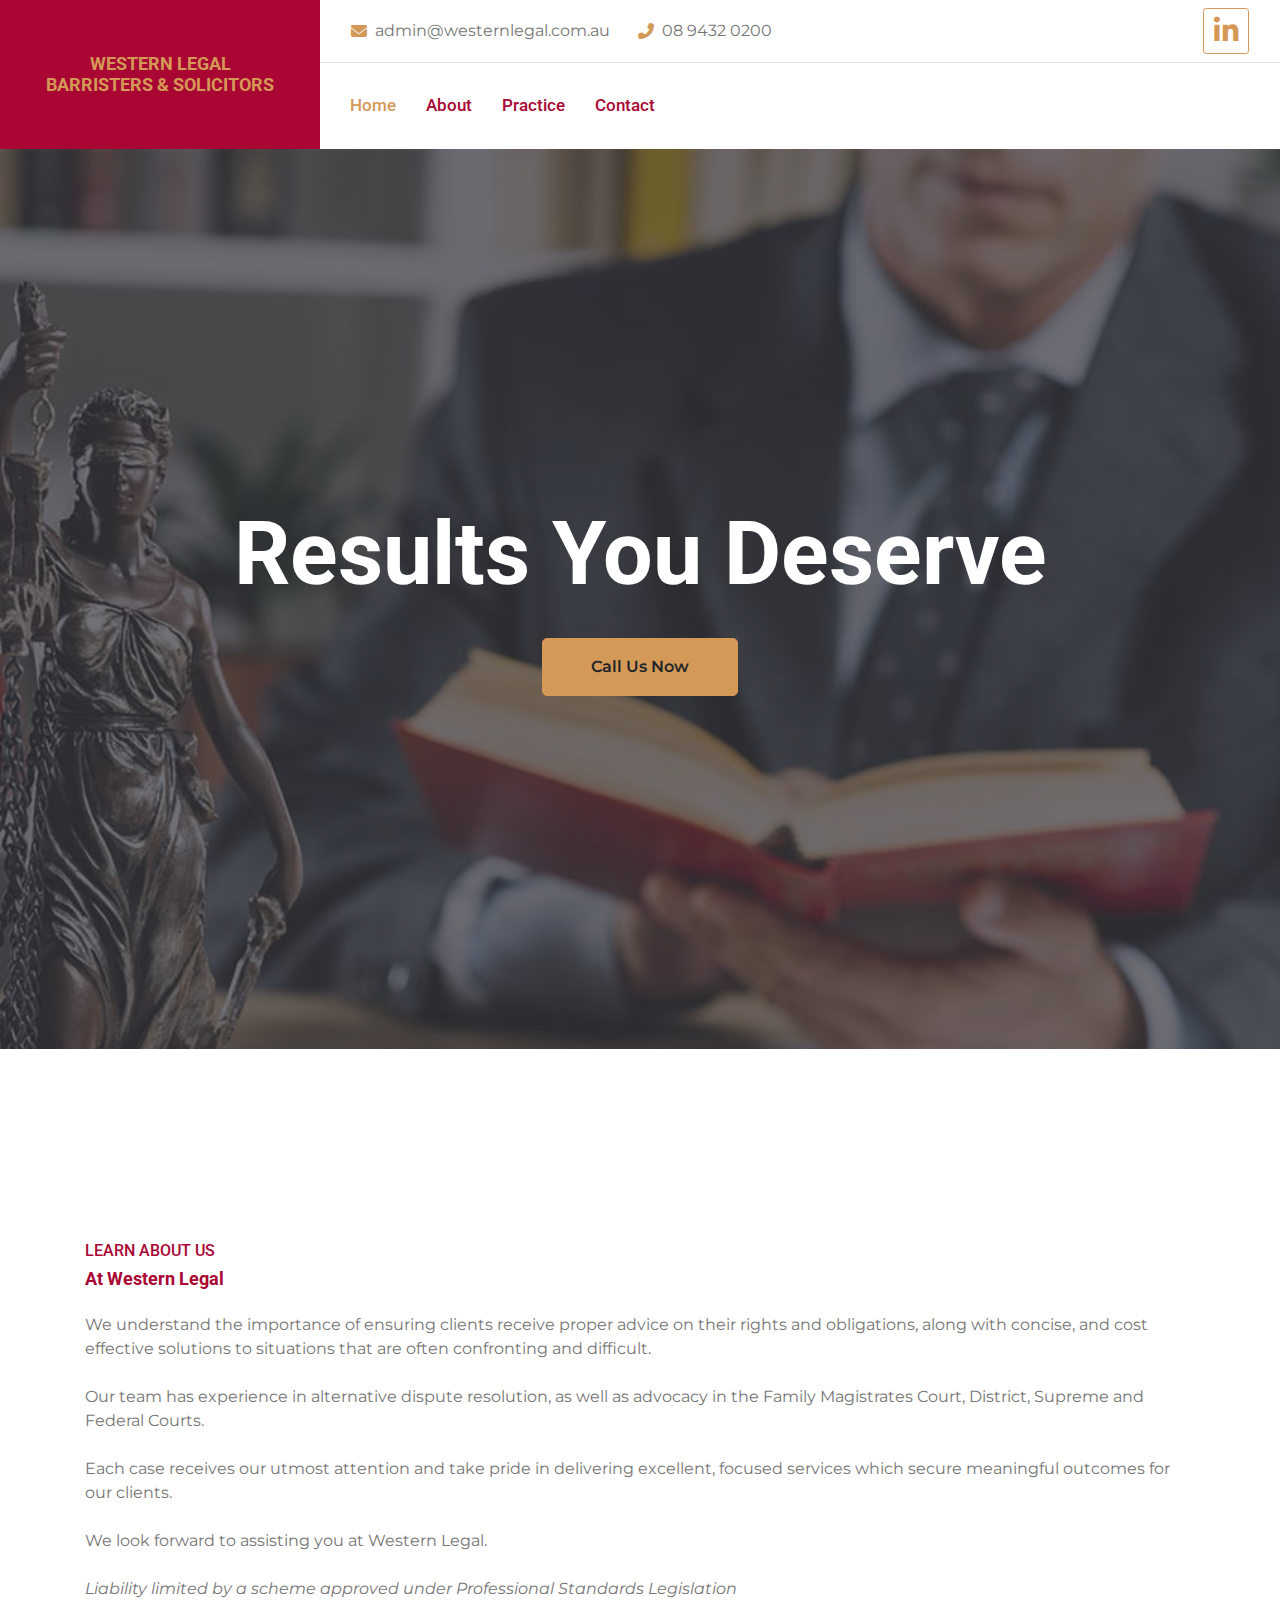
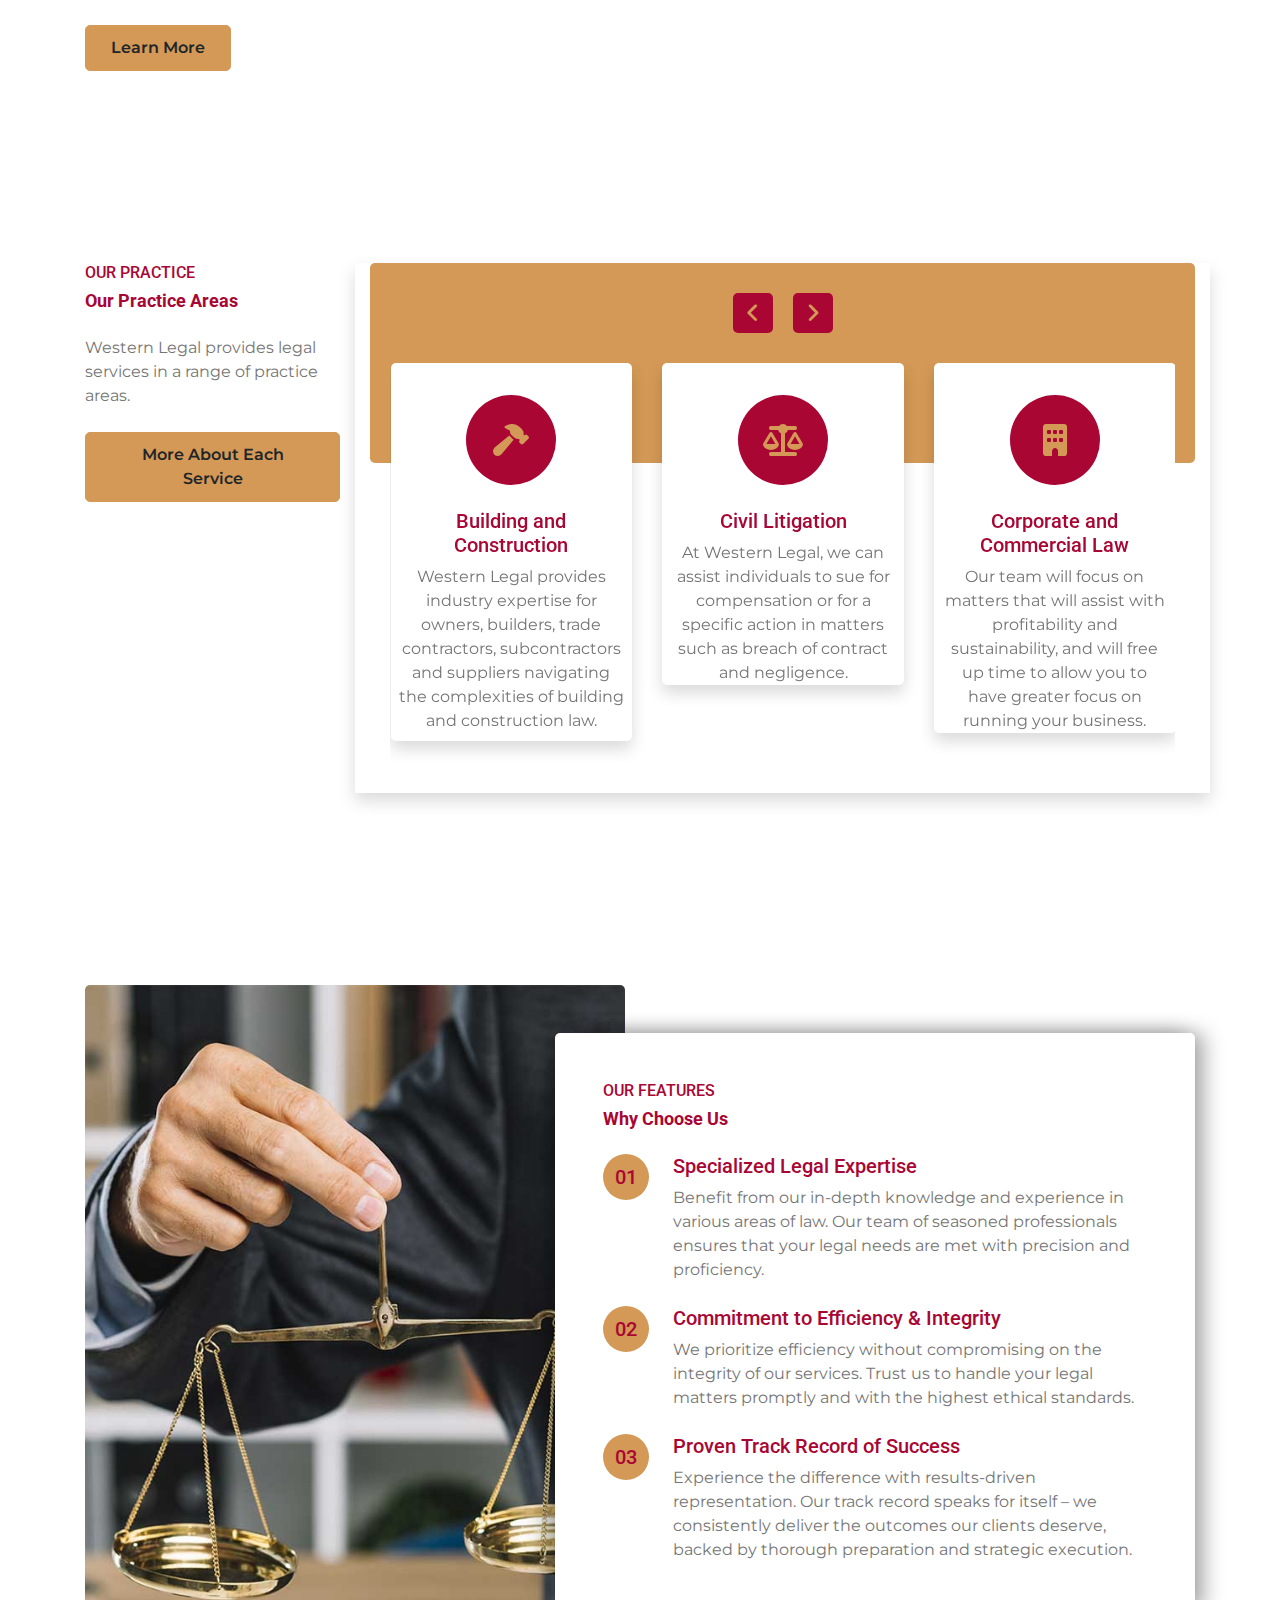
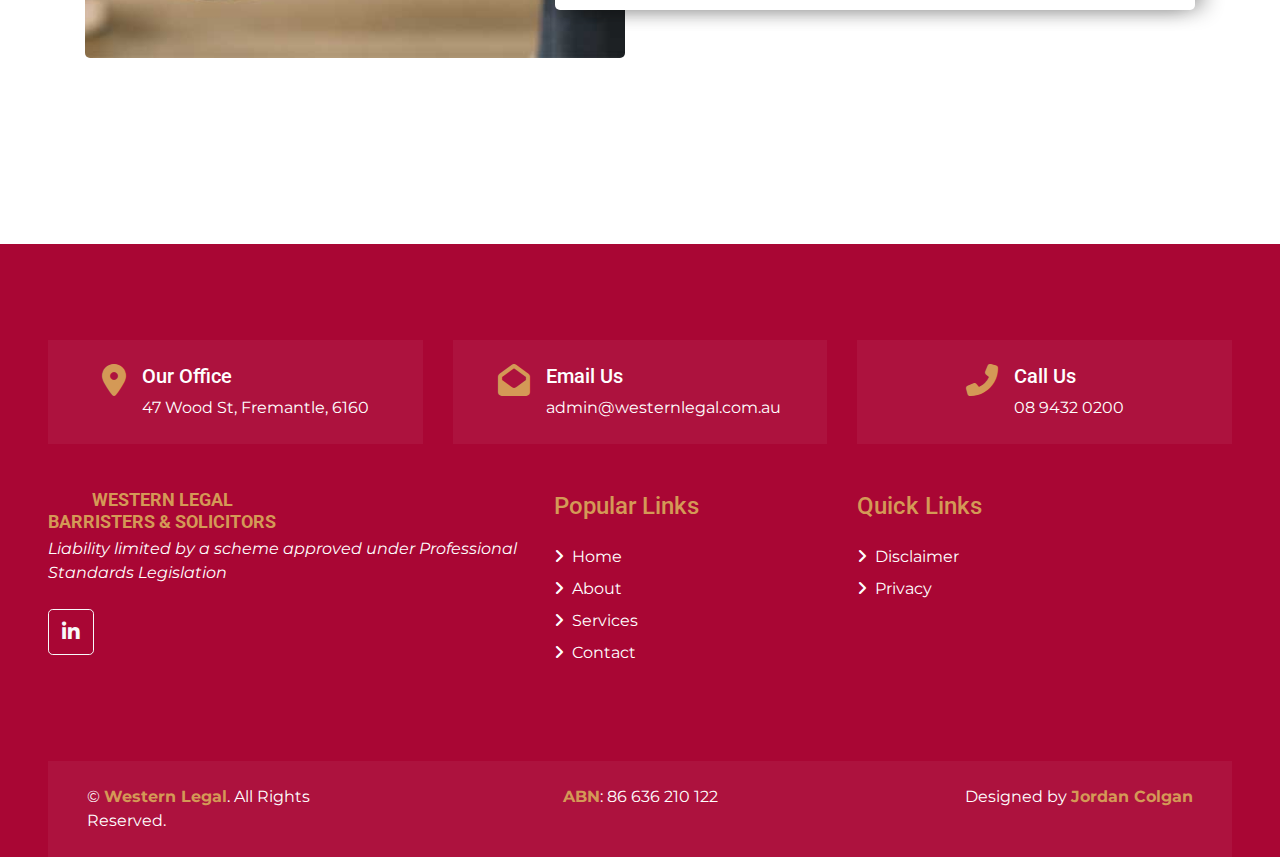
<file: index.html>
<!DOCTYPE html>
<html lang="en">

<head>
    <meta charset="utf-8">
    <title>Western Legal - Home</title>
    <meta content="width=device-width, initial-scale=1.0" name="viewport">
    <meta content="Free HTML Templates" name="keywords">
    <meta content="Free HTML Templates" name="description">

    <!-- Favicon -->
    <link href="img/favicon.ico" rel="icon">

    <!-- Google Web Fonts -->
    <link rel="preconnect" href="https://fonts.gstatic.com">
    <link href="https://fonts.googleapis.com/css2?family=Montserrat:wght@400;600&family=Roboto:wght@300;500;700&display=swap" rel="stylesheet"> 

    <!-- Font Awesome -->
    <link href="https://cdnjs.cloudflare.com/ajax/libs/font-awesome/6.5.2/css/all.min.css" rel="stylesheet">

    <!-- Libraries Stylesheet -->
    <link href="lib/owlcarousel/assets/owl.carousel.min.css" rel="stylesheet">
    <link href="lib/tempusdominus/css/tempusdominus-bootstrap-4.min.css" rel="stylesheet" />

    <!-- Customized Bootstrap Stylesheet -->
    <link href="scss/style.css" rel="stylesheet">
</head>

<body>
    <!-- Header Start -->
    <div class="container-fluid">
        <div class="row">
            <div class="col-lg-3 bg-secondary d-none d-lg-block">
                <a href="index.html" class="navbar-brand w-100 h-100 m-0 p-0 d-flex align-items-center justify-content-center">
                    <h1 class="m-0 display-fit text-primary text-uppercase">Western Legal<br>Barristers & Solicitors</h1>
                </a>
            </div>
            <div class="col-lg-9">
                <div class="row bg-white border-bottom d-none d-lg-flex">
                    <div class="col-lg-7 text-left">
                        <div class="h-100 d-inline-flex align-items-center py-2 px-3">
                            <i class="fa fa-envelope text-primary mr-2"></i>
                            <large><a class="text-body" href="mailto:admin@westernlegal.com.au">admin@westernlegal.com.au</a></large>
                        </div>
                        <div class="h-100 d-inline-flex align-items-center py-2 px-2">
                            <i class="fa fa-phone-alt text-primary mr-2"></i>
                            <large><a class="text-body" href="tel:0894320200">08 9432 0200</a></large>
                        </div>
                    </div>
                    
                    <div class="col-lg-5 text-right">
                        <div class="d-inline-flex align-items-center p-2">
                            <a class="btn btn-sm btn-outline-primary btn-lg-square mr-2" href="https://www.linkedin.com/company/westernlegal/" target="_blank" rel="noopener noreferrer">
                                <i class="fa-brands fa-2x fa-linkedin-in"></i>
                            </a>
                        </div>
                    </div>
                </div>
                <nav class="navbar navbar-expand-lg bg-white navbar-light p-0">
                    <a href="index.html" class="navbar-brand d-block d-lg-none">
                        <h1 class="m-0 display-fit text-primary text-uppercase">Western Legal<br>Barristers & Solicitors</h1>
                    </a>
                    <button type="button" class="navbar-toggler" data-toggle="collapse" data-target="#navbarCollapse">
                        <span class="navbar-toggler-icon"></span>
                    </button>
                    <div class="collapse navbar-collapse justify-content-between" id="navbarCollapse">
                        <div class="navbar-nav mr-auto py-0">
                            <a href="index.html" class="nav-item nav-link active">Home</a>
                            <a href="#about" class="nav-item nav-link">About</a>
                            <a href="#service" class="nav-item nav-link">Practice</a>
                            <a href="contact.html" target="_blank" class="nav-item nav-link">Contact</a>
                        </div>
                    </div>
                </nav>
            </div>
        </div>
    </div>
    <!-- Header End -->


    <!-- Carousel Start -->
    <div class="container-fluid p-0 mb-5 pb-5">
        <div id="header-carousel" class="carousel slide carousel-fade" data-ride="carousel">
            <div class="carousel-inner">
                <div class="carousel-item position-relative active" style="height: 100vh; min-height: 400px;">
                    <img class="position-absolute w-100 h-100" src="img/carousel-2.jpg" style="object-fit: cover;">
                    <div class="carousel-caption d-flex flex-column align-items-center justify-content-center">
                        <div class="p-3" style="max-width: 900px;">
                            <!-- <h4 class="text-white text-uppercase mb-4" style="letter-spacing: 3px;">Results You Deserve</h4> -->
                            <h3 class="display-2 text-capitalize text-white mb-4">Results You Deserve</h3>
                            <a class="btn btn-primary py-3 px-5 mt-2" href="tel:0894320200">Call Us Now</a>
                        </div>
                    </div>
                </div>
                <div class="carousel-item position-relative" style="height: 100vh; min-height: 400px;">
                    <img class="position-absolute w-100 h-100" src="img/carousel-2.jpg" style="object-fit: cover;">
                    <div class="carousel-caption d-flex flex-column align-items-center justify-content-center">
                        <div class="p-3" style="max-width: 900px;">
                            <!-- <h4 class="text-white text-uppercase mb-4" style="letter-spacing: 3px;">Results You Deserve</h4> -->
                            <h3 class="display-2 text-capitalize text-white mb-4">Results You Deserve</h3>
                            <a class="btn btn-primary py-3 px-5 mt-2" href="tel:0894320200">Call Us Now</a>
                        </div>
                    </div>
                </div>
            </div>
        </div>
    </div>
    <!-- Carousel End -->


    <!-- About Start -->
    <div class="container-fluid py-5" id="about">
        <div class="container py-5">
            <div class="row">
                <!-- <div class="col-lg-5">
                    <img class="img-fluid rounded" src="img/about.jpg" alt="">
                </div> -->
                <div class="col-lg-12 mt-4 mt-lg-0">
                    <!-- <h2 class="position-relative text-center bg-white text-primary rounded p-3 mt-4 mb-4 d-none d-lg-block" style="width: 350px; margin-left: -205px;">19 Years Experience</h2> -->
                    <h6 class="text-uppercase">Learn About Us</h6>
                    <h1 class="mb-4 text-left">At Western Legal</h1>
                    <p>We understand the importance of ensuring clients receive proper advice on their rights and obligations, along with concise, and cost effective solutions to situations that are often confronting and difficult. <br><br> 
                        Our team has experience in alternative dispute resolution, as well as advocacy in the Family Magistrates Court, District, Supreme and Federal Courts. <br><br>
                        Each case receives our utmost attention and take pride in delivering excellent, focused services which secure meaningful outcomes for our clients.<br><br>
                        We look forward to assisting you at Western Legal. <br><br>
                        <i>Liability limited by a scheme approved under Professional Standards Legislation</i></p>
                    <a href="about.html" target="_blank" rel="noopener noreferrer" class="btn btn-primary mt-2">Learn More</a>
                </div>
            </div>
        </div>
    </div>
    <!-- About End -->


    <!-- Services Start -->
    <div class="container-fluid py-5" id="service">
        <div class="container py-5">
            <div class="row">
                <div class="col-lg-3">
                    <h6 class="text-uppercase">Our Practice</h6>
                    <h1 class="mb-4 text-left">Our Practice Areas</h1>
                    <p>Western Legal provides legal services in a range of practice areas.</p>
                    <a href="service.html" target="_blank" rel="noopener noreferrer" class="btn btn-primary mt-2">More About Each Service</a>
                </div>
                <div class="col-lg-9 pt-5 pt-lg-0 shadow">
                    <div class="bg-primary rounded" style="height: 200px;"></div>
                    <div class="owl-carousel service-carousel position-relative" style="margin-top: -100px; padding: 0 20px;">
                        <div class="d-flex flex-column align-items-center text-center bg-white rounded px-2 pt-4 shadow">
                            <div class="icon-box bg-secondary text-primary mt-2 mb-4">
                                <i class="fa fa-2x fa-hammer"></i>
                            </div>
                            <h5 class="mb-2 px-4">Building and Construction</h5>
                            <p class="m-0 pb-2">Western Legal provides industry expertise for owners, builders, trade contractors, subcontractors and suppliers navigating the complexities of building and construction law.</p>
                        </div>
                        <div class="d-flex flex-column align-items-center text-center bg-white rounded px-2 pt-4 shadow">
                            <div class="icon-box bg-secondary text-primary mt-2 mb-4">
                                <i class="fa fa-2x fa-scale-balanced"></i>
                            </div>
                            <h5 class="mb-2 px-4">Civil Litigation</h5>
                            <p class="m-0">At Western Legal, we can assist individuals to sue for compensation or for a specific action in matters such as breach of contract and negligence.</p>
                        </div>
                        <!-- <div class="d-flex flex-column align-items-center text-center bg-white rounded px-2 pt-4 shadow">
                            <div class="icon-box bg-secondary text-primary mt-2 mb-4">
                                <i class="fa fa-2x fa-house-circle-check"></i>
                            </div>
                            <h5 class="mb-2 px-4">Conveyancing</h5>
                            <p class="m-0">Western Legal solicitors are experienced in conveyancing matters and will complete the settlement of the sale or purchase of your home or investment property within the designated timeframe.</p>
                        </div> -->
                        <div class="d-flex flex-column align-items-center text-center bg-white rounded px-2 pt-4 shadow">
                            <div class="icon-box bg-secondary text-primary mt-2 mb-4">
                                <i class="fa fa-2x fa-building"></i>
                            </div>
                            <h5 class="mb-2 px-4">Corporate and Commercial Law</h5>
                            <p class="m-0">Our team will focus on matters that will assist with profitability and sustainability, and will free up time to allow you to have greater focus on running your business.</p>
                        </div>
                        <div class="d-flex flex-column align-items-center text-center bg-white rounded px-2 pt-4 shadow">
                            <div class="icon-box bg-secondary text-primary mt-2 mb-4">
                                <i class="fa fa-2x fa-handcuffs"></i>
                            </div>
                            <h5 class="mb-2 px-4">Criminal Law</h5>
                            <p class="m-0">If you have been charged for an offence, you can rely on the experience of Western Legal to help you through the process and deliver you the best outcome.</p>
                        </div>
                        <div class="d-flex flex-column align-items-center text-center bg-white rounded px-2 pt-4 shadow">
                            <div class="icon-box bg-secondary text-primary mt-2 mb-4">
                                <i class="fa fa-2x fa-people-roof"></i>
                            </div>
                            <h5 class="mb-2 px-4">Family Law</h5>
                            <p class="m-0">Our experienced lawyers can provide you with comprehensive advice about your legal rights, entitlements and obligations, and the different options available to settle any matters in which you and your partner may disagree.<br></p>
                        </div>
                        <div class="d-flex flex-column align-items-center text-center bg-white rounded px-2 pt-4 shadow">
                            <div class="icon-box bg-secondary text-primary mt-2 mb-4">
                                <i class="fa fa-2x fa-file-lines"></i>
                            </div>
                            <h5 class="mb-2 px-4">Probate</h5>
                            <p class="m-0">Western Legal can prepare and lodge the relevant applications in a timely manner with the Probate Office of the Supreme Court of Western Australia.</p>
                        </div>
                        <div class="d-flex flex-column align-items-center text-center bg-white rounded px-2 pt-4 shadow">
                            <div class="icon-box bg-secondary text-primary mt-2 mb-4">
                                <i class="fa fa-2x fa-file-signature"></i>
                            </div>
                            <h5 class="mb-2 px-4">Wills and Enduring Power Of Attorney and Guardianship</h5>
                            <p class="m-0">Western Legal can give you practical advice, address your concerns and work with you in respect of dispositions to ensure that your estate is distributed according to your wishes.</p>
                        </div>
                    </div>
                </div>
            </div>
        </div>
    </div>
    <!-- Services End -->


    <!-- Features Start -->
    <div class="container-fluid py-5">
        <div class="container py-5">
            <div class="row">
                <div class="col-lg-6" style="min-height: 500px;">
                    <div class="position-relative h-100 rounded overflow-hidden">
                        <img class="position-absolute w-100 h-100" src="img/feature.jpg" style="object-fit: cover;">
                    </div>
                </div>
                <div class="col-lg-6 pt-5 pb-lg-5">
                    <div class="feature-text bg-white rounded p-lg-5 shadow-both">
                        <h6 class="text-uppercase">Our Features</h6>
                        <h1 class="mb-4 text-left">Why Choose Us</h1>
                        <div class="d-flex mb-4">
                            <div class="btn-primary btn-lg-square px-3" style="border-radius: 50px;">
                                <h5 class="text-secondary m-0">01</h5>
                            </div>
                            <div class="ml-4">
                                <h5>Specialized Legal Expertise</h5>
                                <p class="m-0">Benefit from our in-depth knowledge and experience in various areas of law. Our team of seasoned professionals ensures that your legal needs are met with precision and proficiency.</p>
                            </div>
                        </div>
                        <div class="d-flex mb-4">
                            <div class="btn-primary btn-lg-square px-3" style="border-radius: 50px;">
                                <h5 class="text-secondary m-0">02</h5>
                            </div>
                            <div class="ml-4">
                                <h5>Commitment to Efficiency & Integrity</h5>
                                <p class="m-0">We prioritize efficiency without compromising on the integrity of our services. Trust us to handle your legal matters promptly and with the highest ethical standards.</p>
                            </div>
                        </div>
                        <div class="d-flex">
                            <div class="btn-primary btn-lg-square px-3" style="border-radius: 50px;">
                                <h5 class="text-secondary m-0">03</h5>
                            </div>
                            <div class="ml-4">
                                <h5>Proven Track Record of Success</h5>
                                <p class="m-0">Experience the difference with results-driven representation. Our track record speaks for itself – we consistently deliver the outcomes our clients deserve, backed by thorough preparation and strategic execution.</p>
                            </div>
                        </div>
                    </div>
                </div>
            </div>
        </div>
    </div>
    <!-- Features End -->


    <!-- Footer Start -->
    <div class="container-fluid bg-secondary text-white pt-5 px-sm-3 px-md-5" style="margin-top: 90px;">
        <div class="row mt-5">
            <div class="col-lg-4">
                <div class="d-flex justify-content-lg-center p-4" style="background: rgba(256, 256, 256, .05);">
                    <i class="fa fa-2x fa-map-marker-alt text-primary"></i>
                    <div class="ml-3">
                        <h5 class="text-white">Our Office</h5>
                        <p class="m-0"><a href="https://www.google.com/maps?q=47+Wood+St,+Fremantle,+6160" target="_blank" style="color: white;">47 Wood St, Fremantle, 6160</a></p>
                    </div>
                </div>
            </div>
            <div class="col-lg-4">
                <div class="d-flex justify-content-lg-center p-4" style="background: rgba(256, 256, 256, .05);">
                    <i class="fa fa-2x fa-envelope-open text-primary"></i>
                    <div class="ml-3">
                        <h5 class="text-white">Email Us</h5>
                        <p class="m-0"><a href="mailto:admin@westernlegal.com.au" style="color: white;">admin@westernlegal.com.au</a></p>
                    </div>
                </div>
            </div>
            <div class="col-lg-4">
                <div class="d-flex justify-content-lg-center p-4" style="background: rgba(256, 256, 256, .05);">
                    <i class="fa fa-2x fa-phone-alt text-primary"></i>
                    <div class="ml-3">
                        <h5 class="text-white">Call Us</h5>
                        <p class="m-0"><a href="tel:0894320200" style="color: white;">08 9432 0200</a></p>
                    </div>
                </div>
            </div>
        </div>
        <div class="row pt-5">
            <div class="col-lg-5 col-md-6 mb-5">
                <a href="index.html" class="navbar-brand">
                    <h1 class="m-0 mt-n2 display-fit text-primary text-uppercase">Western Legal<br>Barristers & Solicitors</h1>
                </a>
                <p><i>Liability limited by a scheme approved under Professional Standards Legislation</i></p>
                <div class="d-flex justify-content-start mt-4">
                    <a class="btn btn-lg btn-outline-light btn-lg-square mr-2" href="https://www.linkedin.com/company/westernlegal/" target="_blank" rel="noopener noreferrer"><i class="fab fa-linkedin-in"></i></a>
                </div>
            </div>
            <div class="col-lg-3 col-md-6 mb-5">
                <h4 class="font-weight-semi-bold text-primary mb-4">Popular Links</h4>
                <div class="d-flex flex-column justify-content-start">
                    <a class="text-white mb-2" href="index.html"><i class="fa fa-angle-right mr-2"></i>Home</a>
                    <a class="text-white mb-2" href="about.html"><i class="fa fa-angle-right mr-2"></i>About</a>
                    <a class="text-white mb-2" href="service.html"><i class="fa fa-angle-right mr-2"></i>Services</a>
                    <a class="text-white" href="contact.html"><i class="fa fa-angle-right mr-2"></i>Contact</a>
                </div>
            </div>
            <div class="col-lg-3 col-md-6 mb-5">
                <h4 class="font-weight-semi-bold text-primary mb-4">Quick Links</h4>
                <div class="d-flex flex-column justify-content-start">
                    <a class="text-white mb-2" href="disclaimer.html" target="_blank"><i class="fa fa-angle-right mr-2"></i>Disclaimer</a>
                    <a class="text-white mb-2" href="privacy.html" target="_blank"><i class="fa fa-angle-right mr-2"></i>Privacy</a>
                </div>
            </div>
            
        </div>
        <div class="row p-4 mt-5 mx-0" style="background: rgba(256, 256, 256, .05);">
            <div class="col-md-3 text-center text-md-left mb-3 mb-md-0">
                <p class="m-0 text-white">&copy; <a class="font-weight-bold" href="#">Western Legal</a>. All Rights Reserved.</p>
            </div>
            <div class="col-md-6 text-center">
              <p class="m-0 text-white"> <a class="font-weight-bold" href="#">ABN</a>: 86 636 210 122</p>
            </div>
            <div class="col-md-3 text-center text-md-right">
                <p class="m-0 text-white">Designed by <a class="font-weight-bold">Jordan Colgan</a></p>
            </div>
        </div>
    </div>
    <!-- Footer End -->


    <!-- Back to Top -->
    <a href="#" class="btn btn-primary px-3 back-to-top"><i class="fa fa-angle-double-up"></i></a>


    <!-- JavaScript Libraries -->
    <script src="https://code.jquery.com/jquery-3.4.1.min.js"></script>
    <script src="https://stackpath.bootstrapcdn.com/bootstrap/4.4.1/js/bootstrap.bundle.min.js"></script>
    <script src="lib/easing/easing.min.js"></script>
    <script src="lib/waypoints/waypoints.min.js"></script>
    <script src="lib/owlcarousel/owl.carousel.min.js"></script>
    <script src="lib/tempusdominus/js/moment.min.js"></script>
    <script src="lib/tempusdominus/js/moment-timezone.min.js"></script>
    <script src="lib/tempusdominus/js/tempusdominus-bootstrap-4.min.js"></script>

    <!-- Contact Javascript File -->
    <script src="mail/jqBootstrapValidation.min.js"></script>
    <script src="mail/contact.js"></script>

    <!-- Template Javascript -->
    <script src="js/main.js"></script>
</body>

</html>
</file>
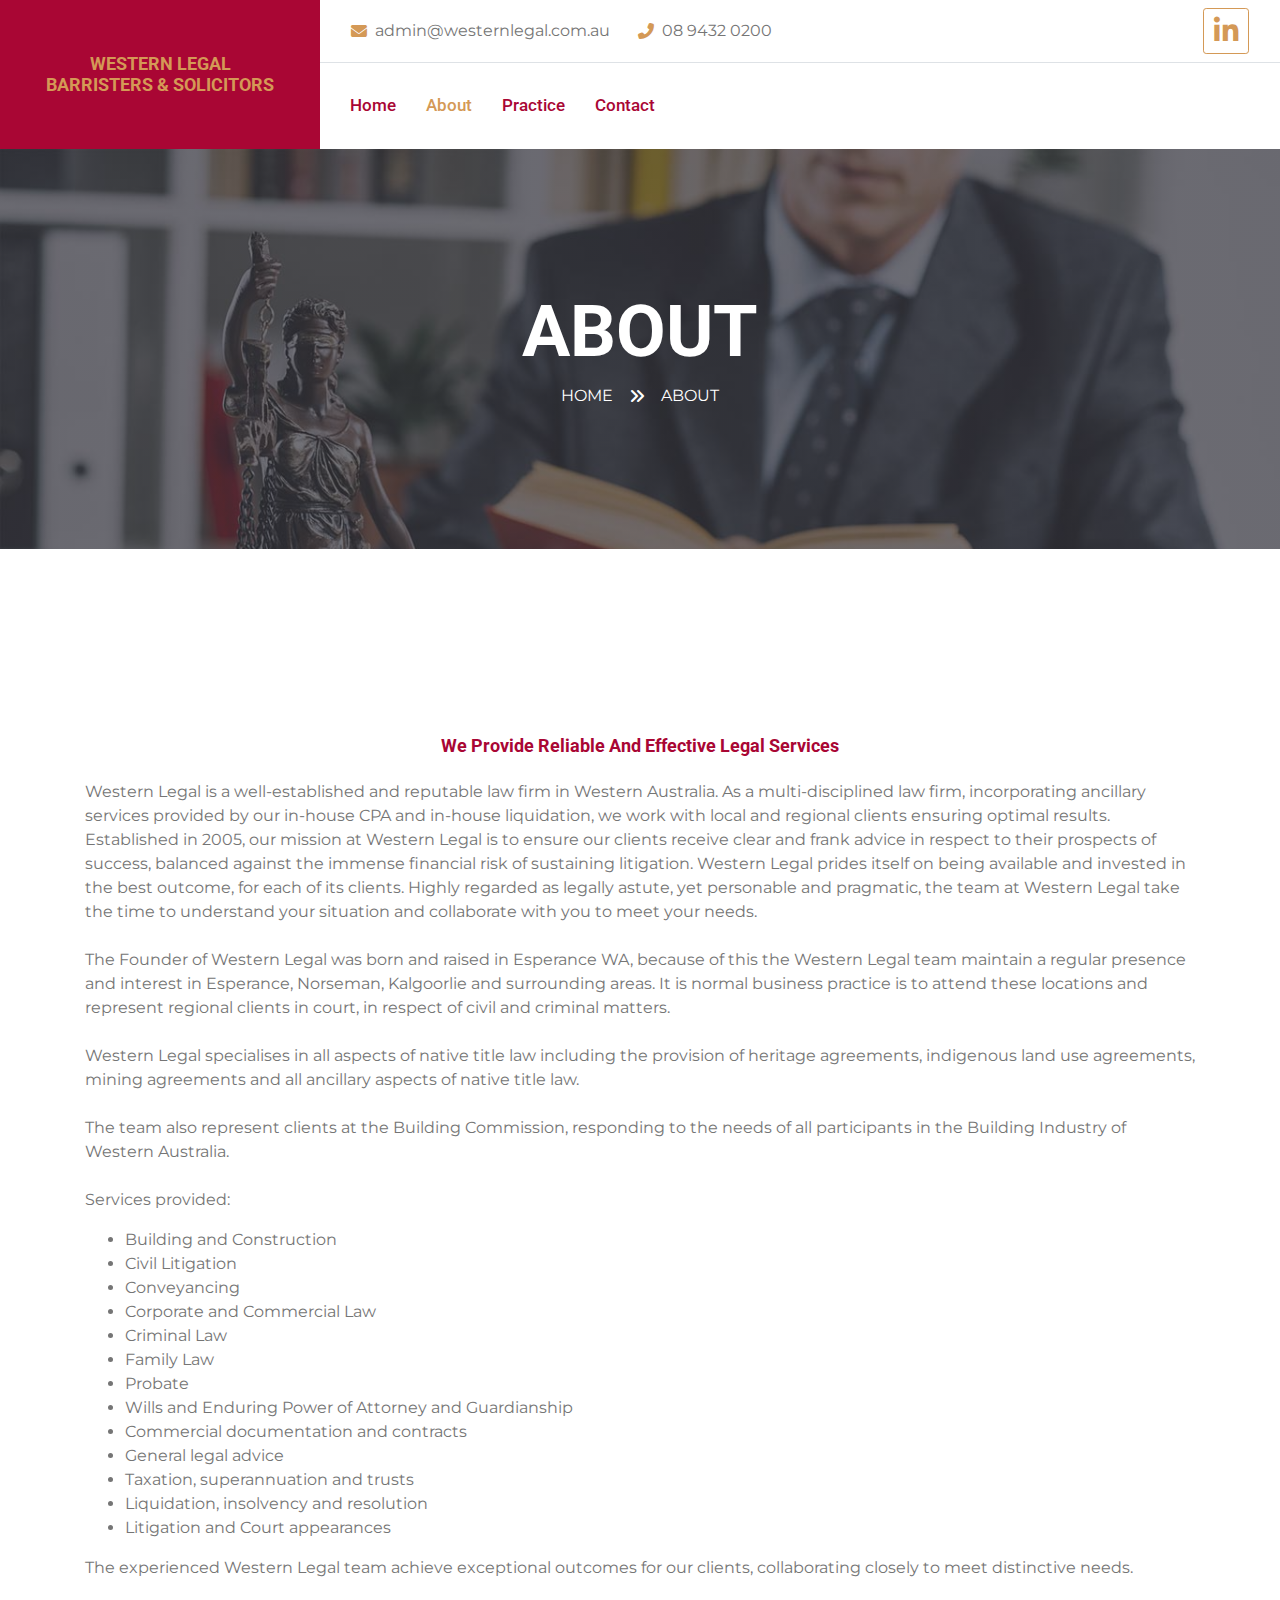
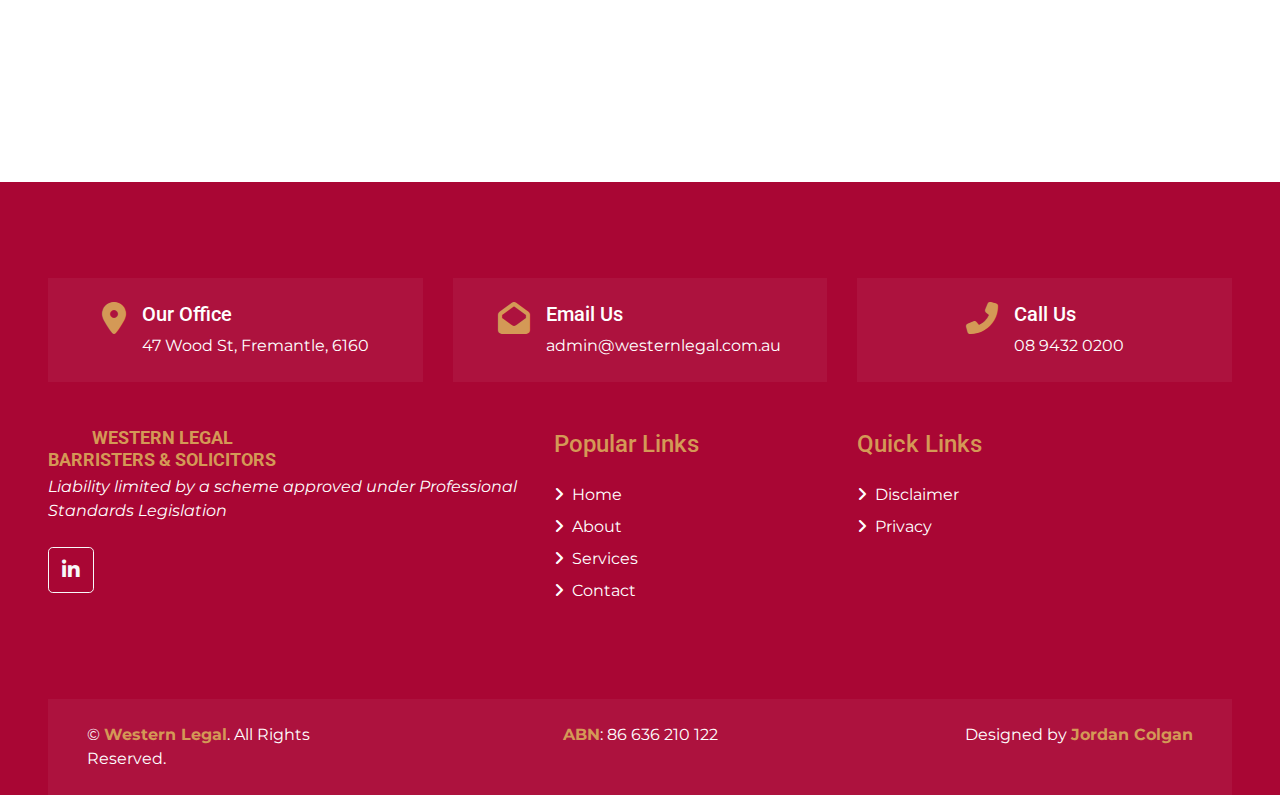
<file: about.html>
<!DOCTYPE html>
<html lang="en">

<head>
    <meta charset="utf-8">
    <title>Western Legal - About</title>
    <meta content="width=device-width, initial-scale=1.0" name="viewport">
    <meta content="Free HTML Templates" name="keywords">
    <meta content="Free HTML Templates" name="description">

    <!-- Favicon -->
    <link href="img/favicon.ico" rel="icon">

    <!-- Google Web Fonts -->
    <link rel="preconnect" href="https://fonts.gstatic.com">
    <link href="https://fonts.googleapis.com/css2?family=Montserrat:wght@400;600&family=Roboto:wght@300;500;700&display=swap" rel="stylesheet"> 

    <!-- Font Awesome -->
    <link href="https://cdnjs.cloudflare.com/ajax/libs/font-awesome/6.5.2/css/all.min.css" rel="stylesheet">

    <!-- Libraries Stylesheet -->
    <link href="lib/owlcarousel/assets/owl.carousel.min.css" rel="stylesheet">
    <link href="lib/tempusdominus/css/tempusdominus-bootstrap-4.min.css" rel="stylesheet" />

    <!-- Customized Bootstrap Stylesheet -->
    <link href="scss/style.css" rel="stylesheet">
</head>

<body>
    <!-- Header Start -->
    <div class="container-fluid">
        <div class="row">
            <div class="col-lg-3 bg-secondary d-none d-lg-block">
                <a href="index.html" class="navbar-brand w-100 h-100 m-0 p-0 d-flex align-items-center justify-content-center">
                    <h1 class="m-0 display-fit text-primary text-uppercase">Western Legal<br>Barristers & Solicitors</h1>
                </a>
            </div>
            <div class="col-lg-9">
                <div class="row bg-white border-bottom d-none d-lg-flex">
                    <div class="col-lg-7 text-left">
                        <div class="h-100 d-inline-flex align-items-center py-2 px-3">
                            <i class="fa fa-envelope text-primary mr-2"></i>
                            <large><a class="text-body" href="mailto:admin@westernlegal.com.au">admin@westernlegal.com.au</a></large>
                        </div>
                        <div class="h-100 d-inline-flex align-items-center py-2 px-2">
                            <i class="fa fa-phone-alt text-primary mr-2"></i>
                            <large><a class="text-body" href="tel:0894320200">08 9432 0200</a></large>
                        </div>
                    </div>
                    <div class="col-lg-5 text-right">
                        <div class="d-inline-flex align-items-center p-2">
                            <a class="btn btn-sm btn-outline-primary btn-lg-square mr-2" href="https://www.linkedin.com/company/westernlegal/" target="_blank" rel="noopener noreferrer">
                                <i class="fa-brands fa-2x fa-linkedin-in"></i>
                            </a>
                        </div>
                    </div>
                </div>
                <nav class="navbar navbar-expand-lg bg-white navbar-light p-0">
                    <a href="index.html" class="navbar-brand d-block d-lg-none">
                        <h1 class="m-0 display-fit text-primary text-uppercase">Western Legal<br>Barristers & Solicitors</h1>
                    </a>
                    <button type="button" class="navbar-toggler" data-toggle="collapse" data-target="#navbarCollapse">
                        <span class="navbar-toggler-icon"></span>
                    </button>
                    <div class="collapse navbar-collapse justify-content-between" id="navbarCollapse">
                        <div class="navbar-nav mr-auto py-0">
                            <a href="index.html" class="nav-item nav-link">Home</a>
                            <a href="about.html" class="nav-item nav-link active">About</a>
                            <a href="service.html" class="nav-item nav-link">Practice</a>
                            <a href="contact.html" class="nav-item nav-link">Contact</a>
                        </div>
                    </div>
                </nav>
            </div>
        </div>
    </div>
    <!-- Header End -->


    <!-- Page Header Start -->
    <div class="container-fluid bg-page-header" style="margin-bottom: 90px;">
        <div class="container">
            <div class="d-flex flex-column align-items-center justify-content-center" style="min-height: 400px">
                <h3 class="display-3 text-white text-uppercase">About</h3>
                <div class="d-inline-flex text-white">
                    <p class="m-0 text-uppercase"><a class="text-white" href="">Home</a></p>
                    <i class="fa fa-angle-double-right pt-1 px-3"></i>
                    <p class="m-0 text-uppercase">About</p>
                </div>
            </div>
        </div>
    </div>
    <!-- Page Header End -->


    <!-- About Start -->
    <div class="container-fluid py-5">
        <div class="container py-5">
            <div class="row">
                <div class="col-lg-12 mt-4 mt-lg-0">
                    <h1 class="mb-4">We Provide Reliable And Effective Legal Services</h1>
                    <p>Western Legal is a well-established and reputable law firm in Western Australia. As a multi-disciplined law firm, incorporating ancillary services provided by our in-house CPA and in-house liquidation, we work with local and regional clients ensuring optimal results. 

                        Established in 2005, our mission at Western Legal is to ensure our clients receive clear and frank advice in respect to their prospects of success, balanced against the immense financial risk of sustaining litigation. Western Legal prides itself on being available and invested in the best outcome, for each of its clients. 
                        
                        Highly regarded as legally astute, yet personable and pragmatic, the team at Western Legal take the time to understand your situation and collaborate with you to meet your needs.<br><br>
                        
                        The Founder of Western Legal was born and raised in Esperance WA, because of this the Western Legal team maintain a regular presence and interest in Esperance, Norseman, Kalgoorlie and surrounding areas. It is normal business practice is to attend these locations and represent regional clients in court, in respect of civil and criminal matters.<br><br> 
                        
                        Western Legal specialises in all aspects of native title law including the provision of heritage agreements, indigenous land use agreements, mining agreements and all ancillary aspects of native title law.<br><br>
                        
                        The team also represent clients at the Building Commission, responding to the needs of all participants in the Building Industry of Western Australia.<br><br>
                        
                        Services provided:
                        <ul>
                            <li>Building and Construction</li>
                            <li>Civil Litigation</li>
                            <li>Conveyancing</li>
                            <li>Corporate and Commercial Law</li>
                            <li>Criminal Law</li>
                            <li>Family Law</li>
                            <li>Probate</li>
                            <li>Wills and Enduring Power of Attorney and Guardianship</li>
                            <li>Commercial documentation and contracts</li>
                            <li>General legal advice</li>
                            <li>Taxation, superannuation and trusts</li>
                            <li>Liquidation, insolvency and resolution</li>
                            <li>Litigation and Court appearances</li>
                        </ul>
                                        
                        The experienced Western Legal team achieve exceptional outcomes for our clients, collaborating closely to meet distinctive needs. </p>
                </div>
            </div>
        </div>
    </div>
    <!-- About End -->


    <!-- Footer Start -->
    <div class="container-fluid bg-secondary text-white pt-5 px-sm-3 px-md-5" style="margin-top: 90px;">
        <div class="row mt-5">
            <div class="col-lg-4">
                <div class="d-flex justify-content-lg-center p-4" style="background: rgba(256, 256, 256, .05);">
                    <i class="fa fa-2x fa-map-marker-alt text-primary"></i>
                    <div class="ml-3">
                        <h5 class="text-white">Our Office</h5>
                        <p class="m-0"><a href="https://www.google.com/maps?q=47+Wood+St,+Fremantle,+6160" target="_blank" style="color: white;">47 Wood St, Fremantle, 6160</a></p>
                    </div>
                </div>
            </div>
            <div class="col-lg-4">
                <div class="d-flex justify-content-lg-center p-4" style="background: rgba(256, 256, 256, .05);">
                    <i class="fa fa-2x fa-envelope-open text-primary"></i>
                    <div class="ml-3">
                        <h5 class="text-white">Email Us</h5>
                        <p class="m-0"><a href="mailto:admin@westernlegal.com.au" style="color: white;">admin@westernlegal.com.au</a></p>
                    </div>
                </div>
            </div>
            <div class="col-lg-4">
                <div class="d-flex justify-content-lg-center p-4" style="background: rgba(256, 256, 256, .05);">
                    <i class="fa fa-2x fa-phone-alt text-primary"></i>
                    <div class="ml-3">
                        <h5 class="text-white">Call Us</h5>
                        <p class="m-0"><a href="tel:0894320200" style="color: white;">08 9432 0200</a></p>
                    </div>
                </div>
            </div>
        </div>
        <div class="row pt-5">
            <div class="col-lg-5 col-md-6 mb-5">
                <a href="index.html" class="navbar-brand">
                    <h1 class="m-0 mt-n2 display-fit text-primary text-uppercase">Western Legal<br>Barristers & Solicitors</h1>
                </a>
                <p><i>Liability limited by a scheme approved under Professional Standards Legislation</i></p>
                <div class="d-flex justify-content-start mt-4">
                    <a class="btn btn-lg btn-outline-light btn-lg-square mr-2" href="https://www.linkedin.com/company/westernlegal/"><i class="fab fa-linkedin-in"></i></a>
                </div>
            </div>
            <div class="col-lg-3 col-md-6 mb-5">
                <h4 class="font-weight-semi-bold text-primary mb-4">Popular Links</h4>
                <div class="d-flex flex-column justify-content-start">
                    <a class="text-white mb-2" href="index.html"><i class="fa fa-angle-right mr-2"></i>Home</a>
                    <a class="text-white mb-2" href="about.html"><i class="fa fa-angle-right mr-2"></i>About</a>
                    <a class="text-white mb-2" href="service.html"><i class="fa fa-angle-right mr-2"></i>Services</a>
                    <a class="text-white" href="contact.html"><i class="fa fa-angle-right mr-2"></i>Contact</a>
                </div>
            </div>
            <div class="col-lg-3 col-md-6 mb-5">
                <h4 class="font-weight-semi-bold text-primary mb-4">Quick Links</h4>
                <div class="d-flex flex-column justify-content-start">
                    <a class="text-white mb-2" href="disclaimer.html" target="_blank"><i class="fa fa-angle-right mr-2"></i>Disclaimer</a>
                    <a class="text-white mb-2" href="privacy.html" target="_blank"><i class="fa fa-angle-right mr-2"></i>Privacy</a>
                </div>
            </div>
            
        </div>
        <div class="row p-4 mt-5 mx-0" style="background: rgba(256, 256, 256, .05);">
            <div class="col-md-3 text-center text-md-left mb-3 mb-md-0">
                <p class="m-0 text-white">&copy; <a class="font-weight-bold" href="#">Western Legal</a>. All Rights Reserved.</p>
            </div>
            <div class="col-md-6 text-center">
              <p class="m-0 text-white"> <a class="font-weight-bold" href="#">ABN</a>: 86 636 210 122</p>
            </div>
            <div class="col-md-3 text-center text-md-right">
                <p class="m-0 text-white">Designed by <a class="font-weight-bold">Jordan Colgan</a></p>
            </div>
        </div>
    </div>
    <!-- Footer End -->


    <!-- Back to Top -->
    <a href="#" class="btn btn-primary px-3 back-to-top"><i class="fa fa-angle-double-up"></i></a>


    <!-- JavaScript Libraries -->
    <script src="https://code.jquery.com/jquery-3.4.1.min.js"></script>
    <script src="https://stackpath.bootstrapcdn.com/bootstrap/4.4.1/js/bootstrap.bundle.min.js"></script>
    <script src="lib/easing/easing.min.js"></script>
    <script src="lib/waypoints/waypoints.min.js"></script>
    <script src="lib/owlcarousel/owl.carousel.min.js"></script>
    <script src="lib/tempusdominus/js/moment.min.js"></script>
    <script src="lib/tempusdominus/js/moment-timezone.min.js"></script>
    <script src="lib/tempusdominus/js/tempusdominus-bootstrap-4.min.js"></script>

    <!-- Contact Javascript File -->
    <script src="mail/jqBootstrapValidation.min.js"></script>
    <script src="mail/contact.js"></script>

    <!-- Template Javascript -->
    <script src="js/main.js"></script>
</body>

</html>
</file>
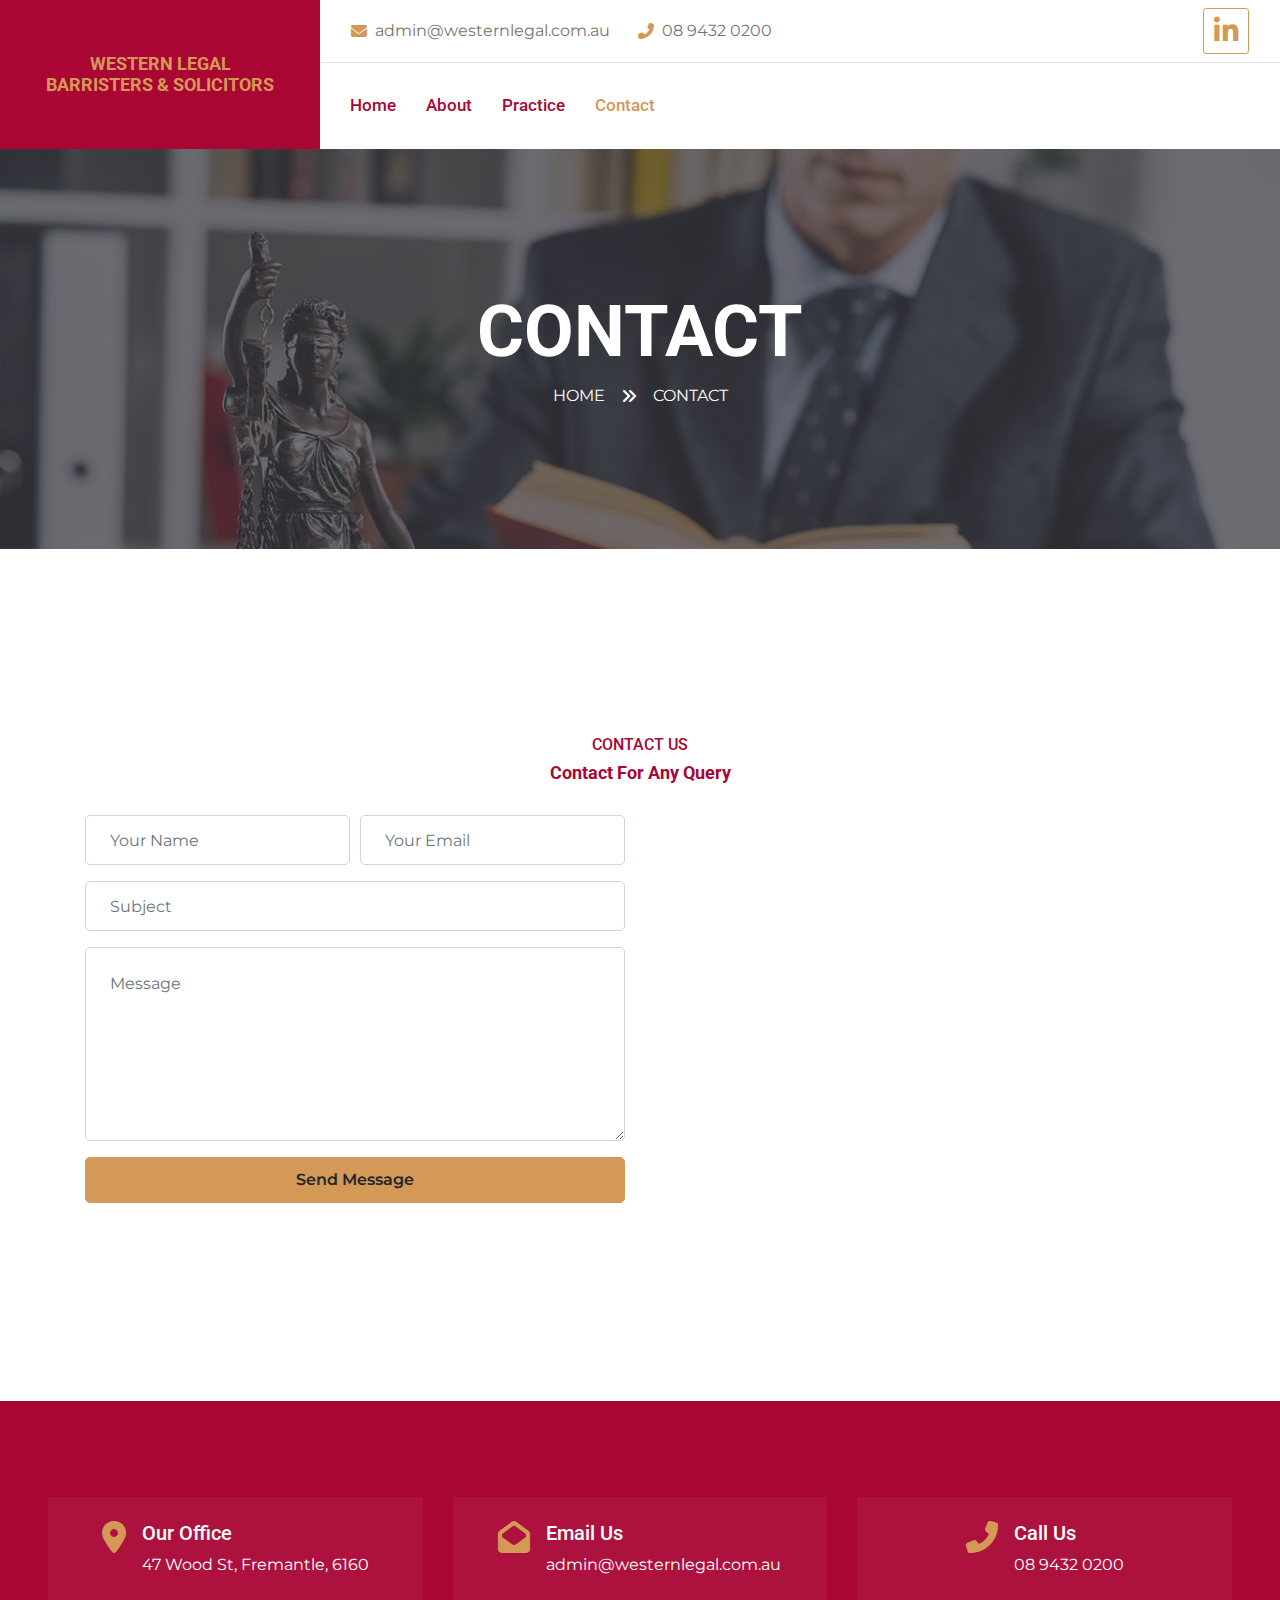
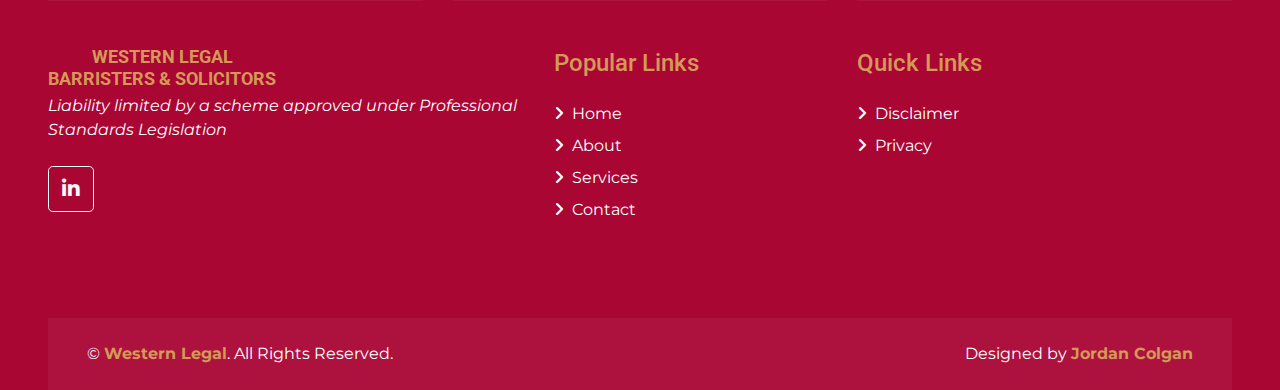
<file: contact.html>
<!DOCTYPE html>
<html lang="en">

<head>
    <meta charset="utf-8">
    <title>Western Legal - Contact</title>
    <meta content="width=device-width, initial-scale=1.0" name="viewport">
    <meta content="Free HTML Templates" name="keywords">
    <meta content="Free HTML Templates" name="description">

    <!-- Favicon -->
    <link href="img/favicon.ico" rel="icon">

    <!-- Google Web Fonts -->
    <link rel="preconnect" href="https://fonts.gstatic.com">
    <link href="https://fonts.googleapis.com/css2?family=Montserrat:wght@400;600&family=Roboto:wght@300;500;700&display=swap" rel="stylesheet"> 

    <!-- Font Awesome -->
    <link href="https://cdnjs.cloudflare.com/ajax/libs/font-awesome/6.5.2/css/all.min.css" rel="stylesheet">

    <!-- Libraries Stylesheet -->
    <link href="lib/owlcarousel/assets/owl.carousel.min.css" rel="stylesheet">
    <link href="lib/tempusdominus/css/tempusdominus-bootstrap-4.min.css" rel="stylesheet" />

    <!-- Customized Bootstrap Stylesheet -->
    <link href="scss/style.css" rel="stylesheet">
</head>

<body>
    <!-- Header Start -->
    <div class="container-fluid">
        <div class="row">
            <div class="col-lg-3 bg-secondary d-none d-lg-block">
                <a href="index.html" class="navbar-brand w-100 h-100 m-0 p-0 d-flex align-items-center justify-content-center">
                    <h1 class="m-0 display-fit text-primary text-uppercase">Western Legal<br>Barristers & Solicitors</h1>
                </a>
            </div>
            <div class="col-lg-9">
                <div class="row bg-white border-bottom d-none d-lg-flex">
                    <div class="col-lg-7 text-left">
                        <div class="h-100 d-inline-flex align-items-center py-2 px-3">
                            <i class="fa fa-envelope text-primary mr-2"></i>
                            <large><a class="text-body" href="mailto:admin@westernlegal.com.au">admin@westernlegal.com.au</a></large>
                        </div>
                        <div class="h-100 d-inline-flex align-items-center py-2 px-2">
                            <i class="fa fa-phone-alt text-primary mr-2"></i>
                            <large><a class="text-body" href="tel:0894320200">08 9432 0200</a></large>
                        </div>
                    </div>
                    <div class="col-lg-5 text-right">
                        <div class="d-inline-flex align-items-center p-2">
                            <a class="btn btn-sm btn-outline-primary btn-lg-square mr-2" href="https://www.linkedin.com/company/westernlegal/" target="_blank" rel="noopener noreferrer">
                                <i class="fa-brands fa-2x fa-linkedin-in"></i>
                            </a>
                        </div>
                    </div>
                </div>
                <nav class="navbar navbar-expand-lg bg-white navbar-light p-0">
                    <a href="index.html" target="_blank" rel="noopener noreferrer" class="navbar-brand d-block d-lg-none">
                        <h1 class="m-0 display-fit text-primary text-uppercase">Western Legal<br>Barristers & Solicitors</h1>
                    </a>
                    <button type="button" class="navbar-toggler" data-toggle="collapse" data-target="#navbarCollapse">
                        <span class="navbar-toggler-icon"></span>
                    </button>
                    <div class="collapse navbar-collapse justify-content-between" id="navbarCollapse">
                        <div class="navbar-nav mr-auto py-0">
                            <a href="index.html" class="nav-item nav-link">Home</a>
                            <a href="about.html" class="nav-item nav-link">About</a>
                            <a href="service.html" class="nav-item nav-link">Practice</a>
                            <a href="contact.html" class="nav-item nav-link active">Contact</a>
                        </div>
                    </div>
                </nav>
            </div>
        </div>
    </div>
    <!-- Header End -->


    <!-- Page Header Start -->
    <div class="container-fluid bg-page-header" style="margin-bottom: 90px;">
        <div class="container">
            <div class="d-flex flex-column align-items-center justify-content-center" style="min-height: 400px">
                <h3 class="display-3 text-white text-uppercase">Contact</h3>
                <div class="d-inline-flex text-white">
                    <p class="m-0 text-uppercase"><a class="text-white" href="">Home</a></p>
                    <i class="fa fa-angle-double-right pt-1 px-3"></i>
                    <p class="m-0 text-uppercase">Contact</p>
                </div>
            </div>
        </div>
    </div>
    <!-- Page Header End -->


    <!-- Contact Start -->
    <div class="container-fluid py-5">
        <div class="container py-5">
            <div class="text-center pb-2">
                <h6 class="text-uppercase">Contact Us</h6>
                <h1 class="mb-4">Contact For Any Query</h1>
            </div>
            <div class="row">
                <div class="col-lg-6 mb-5 mb-lg-0">
                    <div class="contact-form">
                        <div id="success"></div>
                        <form name="sentMessage" id="contactForm" novalidate="novalidate">
                            <div class="form-row">
                                <div class="col-sm-6 control-group">
                                    <input type="text" class="form-control p-4" id="name" placeholder="Your Name" required="required" data-validation-required-message="Please enter your name" />
                                    <p class="help-block text-danger"></p>
                                </div>
                                <div class="col-sm-6 control-group">
                                    <input type="email" class="form-control p-4" id="email" placeholder="Your Email" required="required" data-validation-required-message="Please enter your email" />
                                    <p class="help-block text-danger"></p>
                                </div>
                            </div>
                            <div class="control-group">
                                <input type="text" class="form-control p-4" id="subject" placeholder="Subject" required="required" data-validation-required-message="Please enter a subject" />
                                <p class="help-block text-danger"></p>
                            </div>
                            <div class="control-group">
                                <textarea class="form-control p-4" rows="6" id="message" placeholder="Message" required="required" data-validation-required-message="Please enter your message"></textarea>
                                <p class="help-block text-danger"></p>
                            </div>
                            <div>
                                <button class="btn btn-primary btn-block" type="submit" id="sendMessageButton">Send Message</button>
                            </div>
                        </form>
                    </div>
                </div>
                <div class="col-lg-6" style="min-height: 400px;">
                    <div class="position-relative h-100 rounded overflow-hidden">
                        <iframe style="width: 100%; height: 100%; object-fit: cover;"
                        src="https://www.google.com/maps/embed?pb=!1m18!1m12!1m3!1d3381.52396653443!2d115.75900488876268!3d-32.055074160298524!2m3!1f0!2f0!3f0!3m2!1i1024!2i768!4f13.1!3m3!1m2!1s0x2a32a3d14e132fbb%3A0xceff48eaad3f04de!2s47%20Wood%20St%2C%20Fremantle%20WA%206160%2C%20Australia!5e0!3m2!1sen!2sbd!4v1712904710834!5m2!1sen!2sbd"
                        frameborder="0" style="border:0;" allowfullscreen="" aria-hidden="false" tabindex="0"></iframe>
                    </div>
                </div>
            </div>
        </div>
    </div>
    <!-- Contact End -->


    <!-- Footer Start -->
    <div class="container-fluid bg-secondary text-white pt-5 px-sm-3 px-md-5" style="margin-top: 90px;">
        <div class="row mt-5">
            <div class="col-lg-4">
                <div class="d-flex justify-content-lg-center p-4" style="background: rgba(256, 256, 256, .05);">
                    <i class="fa fa-2x fa-map-marker-alt text-primary"></i>
                    <div class="ml-3">
                        <h5 class="text-white">Our Office</h5>
                        <p class="m-0"><a href="https://www.google.com/maps?q=47+Wood+St,+Fremantle,+6160" target="_blank" style="color: white;">47 Wood St, Fremantle, 6160</a></p>
                    </div>
                </div>
            </div>
            <div class="col-lg-4">
                <div class="d-flex justify-content-lg-center p-4" style="background: rgba(256, 256, 256, .05);">
                    <i class="fa fa-2x fa-envelope-open text-primary"></i>
                    <div class="ml-3">
                        <h5 class="text-white">Email Us</h5>
                        <p class="m-0"><a href="mailto:admin@westernlegal.com.au" style="color: white;">admin@westernlegal.com.au</a></p>
                    </div>
                </div>
            </div>
            <div class="col-lg-4">
                <div class="d-flex justify-content-lg-center p-4" style="background: rgba(256, 256, 256, .05);">
                    <i class="fa fa-2x fa-phone-alt text-primary"></i>
                    <div class="ml-3">
                        <h5 class="text-white">Call Us</h5>
                        <p class="m-0"><a href="tel:0894320200" style="color: white;">08 9432 0200</a></p>
                    </div>
                </div>
            </div>
        </div>
        <div class="row pt-5">
            <div class="col-lg-5 col-md-6 mb-5">
                <a href="index.html" class="navbar-brand">
                    <h1 class="m-0 mt-n2 display-fit text-primary text-uppercase">Western Legal<br>Barristers & Solicitors</h1>
                </a>
                <p><i>Liability limited by a scheme approved under Professional Standards Legislation</i></p>
                <div class="d-flex justify-content-start mt-4">
                    <a class="btn btn-lg btn-outline-light btn-lg-square mr-2" href="https://www.linkedin.com/company/westernlegal/"><i class="fab fa-linkedin-in"></i></a>
                </div>
            </div>
            <div class="col-lg-3 col-md-6 mb-5">
                <h4 class="font-weight-semi-bold text-primary mb-4">Popular Links</h4>
                <div class="d-flex flex-column justify-content-start">
                    <a class="text-white mb-2" href="index.html"><i class="fa fa-angle-right mr-2"></i>Home</a>
                    <a class="text-white mb-2" href="about.html"><i class="fa fa-angle-right mr-2"></i>About</a>
                    <a class="text-white mb-2" href="service.html"><i class="fa fa-angle-right mr-2"></i>Services</a>
                    <a class="text-white" href="contact.html"><i class="fa fa-angle-right mr-2"></i>Contact</a>
                </div>
            </div>
            <div class="col-lg-3 col-md-6 mb-5">
                <h4 class="font-weight-semi-bold text-primary mb-4">Quick Links</h4>
                <div class="d-flex flex-column justify-content-start">
                    <a class="text-white mb-2" href="disclaimer.html" target="_blank"><i class="fa fa-angle-right mr-2"></i>Disclaimer</a>
                    <a class="text-white mb-2" href="privacy.html" target="_blank"><i class="fa fa-angle-right mr-2"></i>Privacy</a>
                </div>
            </div>
            
        </div>
        <div class="row p-4 mt-5 mx-0" style="background: rgba(256, 256, 256, .05);">
            <div class="col-md-6 text-center text-md-left mb-3 mb-md-0">
                <p class="m-0 text-white">&copy; <a class="font-weight-bold" href="#">Western Legal</a>. All Rights Reserved.</p>
            </div>
            <div class="col-md-6 text-center text-md-right">
                <p class="m-0 text-white">Designed by <a class="font-weight-bold">Jordan Colgan</a></p>
            </div>
        </div>
    </div>
    <!-- Footer End -->


    <!-- Back to Top -->
    <a href="#" class="btn btn-primary px-3 back-to-top"><i class="fa fa-angle-double-up"></i></a>


    <!-- JavaScript Libraries -->
    <script src="https://code.jquery.com/jquery-3.4.1.min.js"></script>
    <script src="https://stackpath.bootstrapcdn.com/bootstrap/4.4.1/js/bootstrap.bundle.min.js"></script>
    <script src="lib/easing/easing.min.js"></script>
    <script src="lib/waypoints/waypoints.min.js"></script>
    <script src="lib/owlcarousel/owl.carousel.min.js"></script>
    <script src="lib/tempusdominus/js/moment.min.js"></script>
    <script src="lib/tempusdominus/js/moment-timezone.min.js"></script>
    <script src="lib/tempusdominus/js/tempusdominus-bootstrap-4.min.js"></script>

    <!-- Contact Javascript File -->
    <script src="mail/jqBootstrapValidation.min.js"></script>
    <script src="mail/contact.js"></script>

    <!-- Template Javascript -->
    <script src="js/main.js"></script>
</body>

</html>
</file>
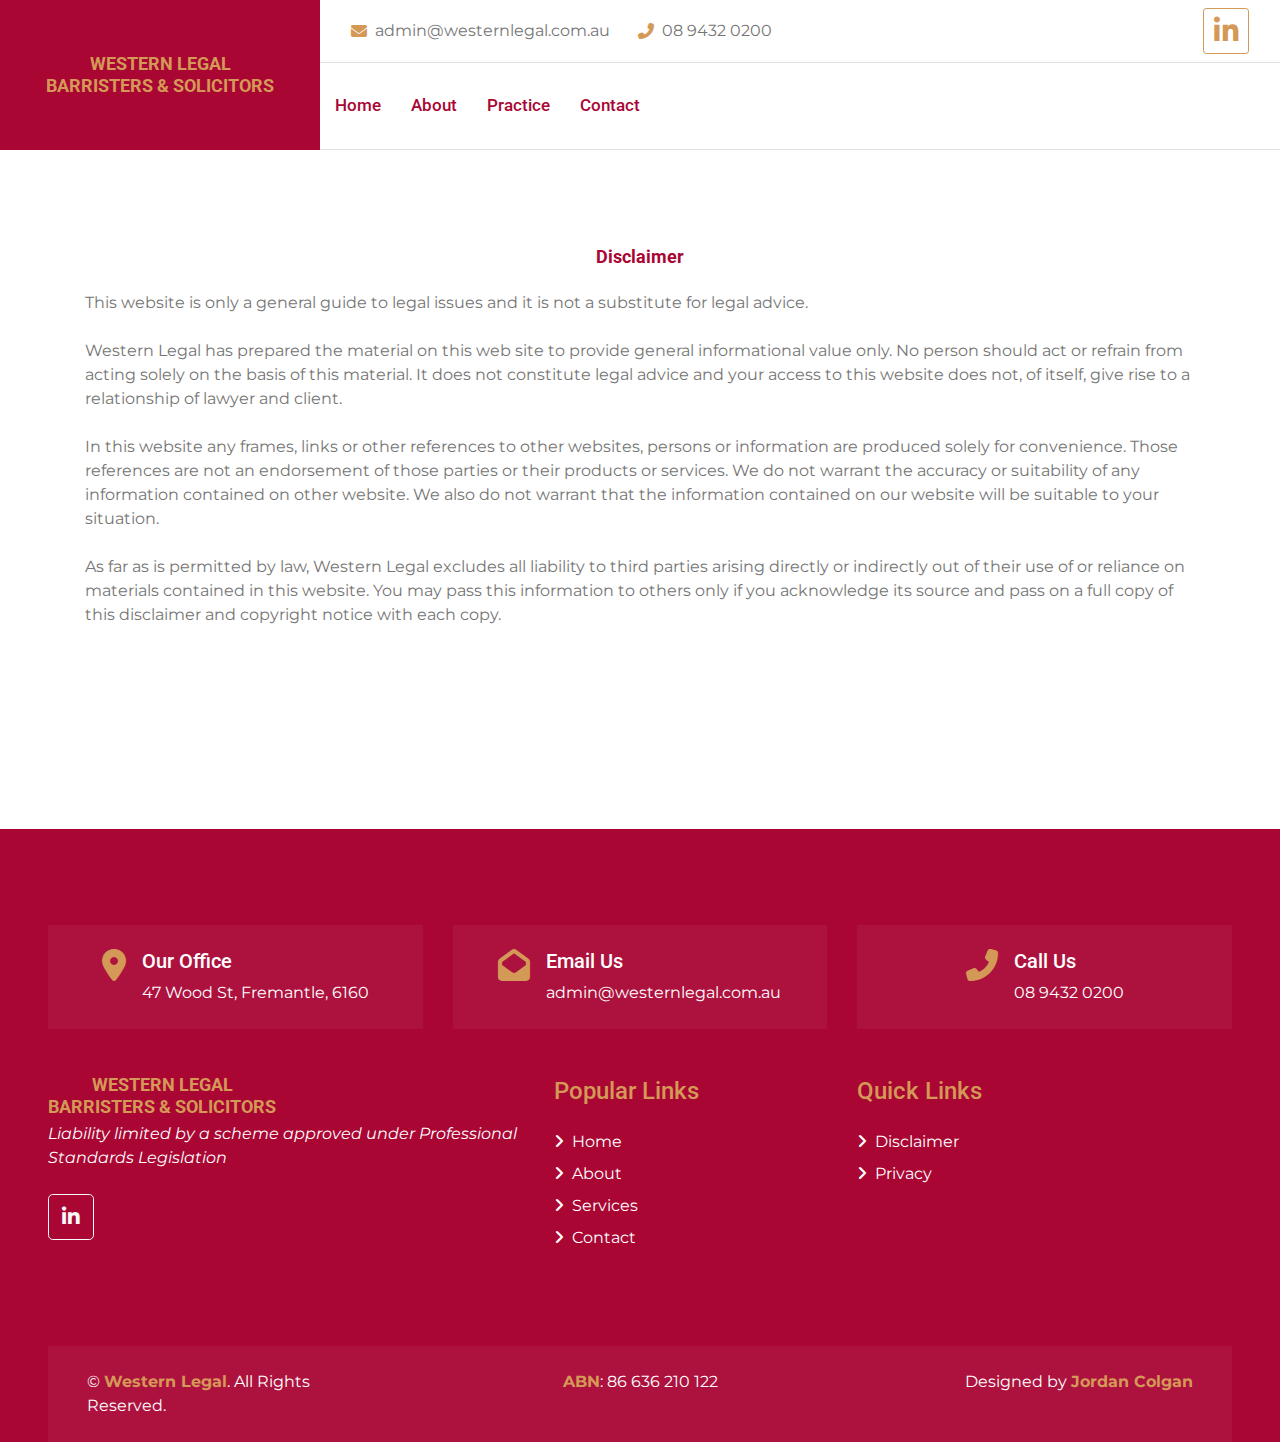
<file: disclaimer.html>
<!DOCTYPE html>
<html lang="en">

<head>
    <meta charset="utf-8">
    <title>Western Legal - Disclaimer</title>
    <meta content="width=device-width, initial-scale=1.0" name="viewport">
    <meta content="Free HTML Templates" name="keywords">
    <meta content="Free HTML Templates" name="description">

    <!-- Favicon -->
    <link href="img/favicon.ico" rel="icon">

    <!-- Google Web Fonts -->
    <link rel="preconnect" href="https://fonts.gstatic.com">
    <link href="https://fonts.googleapis.com/css2?family=Montserrat:wght@400;600&family=Roboto:wght@300;500;700&display=swap" rel="stylesheet"> 

    <!-- Font Awesome -->
    <link href="https://cdnjs.cloudflare.com/ajax/libs/font-awesome/6.5.2/css/all.min.css" rel="stylesheet">

    <!-- Libraries Stylesheet -->
    <link href="lib/owlcarousel/assets/owl.carousel.min.css" rel="stylesheet">
    <link href="lib/tempusdominus/css/tempusdominus-bootstrap-4.min.css" rel="stylesheet" />

    <!-- Customized Bootstrap Stylesheet -->
    <link href="scss/style.css" rel="stylesheet">
</head>

<body>
    <!-- Header Start -->
    <div class="container-fluid">
        <div class="row">
            <div class="col-lg-3 bg-secondary d-none d-lg-block">
                <a href="index.html" class="navbar-brand w-100 h-100 m-0 p-0 d-flex align-items-center justify-content-center">
                  <h1 class="m-0 display-fit text-primary text-uppercase">Western Legal<br>Barristers & Solicitors</h1>
                </a>
            </div>
            <div class="col-lg-9">
                <div class="row bg-white border-bottom d-none d-lg-flex">
                    <div class="col-lg-7 text-left">
                      <div class="h-100 d-inline-flex align-items-center py-2 px-3">
                          <i class="fa fa-envelope text-primary mr-2"></i>
                          <large><a class="text-body" href="mailto:admin@westernlegal.com.au">admin@westernlegal.com.au</a></large>
                      </div>
                      <div class="h-100 d-inline-flex align-items-center py-2 px-2">
                          <i class="fa fa-phone-alt text-primary mr-2"></i>
                          <large><a class="text-body" href="tel:0894320200">08 9432 0200</a></large>
                      </div>
                  </div>
                    <div class="col-lg-5 text-right">
                        <div class="d-inline-flex align-items-center p-2">
                          <a class="btn btn-sm btn-outline-primary btn-lg-square mr-2" href="https://www.linkedin.com/company/westernlegal/" target="_blank" rel="noopener noreferrer">
                              <i class="fa-brands fa-2x fa-linkedin-in"></i>
                          </a>
                      </div>
                    </div>
                </div>
                <nav class="navbar navbar-expand-lg bg-white navbar-light p-0">
                    <a href="index.html" class="navbar-brand d-block d-lg-none">
                      <h1 class="m-0 display-fit text-primary text-uppercase">Western Legal<br>Barristers & Solicitors</h1>
                    </a>
                    <button type="button" class="navbar-toggler" data-toggle="collapse" data-target="#navbarCollapse">
                        <span class="navbar-toggler-icon"></span>
                    </button>
                    <div class="collapse navbar-collapse justify-content-between row border-bottom d-lg-flex" id="navbarCollapse">
                        <div class="navbar-nav mr-auto py-0">
                            <a href="index.html" class="nav-item nav-link">Home</a>
                            <a href="about.html" class="nav-item nav-link">About</a>
                            <a href="service.html" class="nav-item nav-link">Practice</a>
                            <a href="contact.html" class="nav-item nav-link">Contact</a>
                        </div>
                    </div>
                </nav>
            </div>
        </div>
    </div>
    <!-- Header End -->


    <!-- Disclaimer Start -->
    <div class="container-fluid py-5">
        <div class="container py-5">
            <div class="row">

                <div class="col-lg-12 mt-4 mt-lg-0">
                    <h1 class="mb-4">Disclaimer</h1>
                    <p>This website is only a general guide to legal issues and it is not a substitute for legal advice.<br><br>

                      Western Legal has prepared the material on this web site to provide general informational value only. No person should act or refrain from acting solely on the basis of this material. It does not constitute legal advice and your access to this website does not, of itself, give rise to a relationship of lawyer and client.<br><br>
                      
                      In this website any frames, links or other references to other websites, persons or information are produced solely for convenience. Those references are not an endorsement of those parties or their products or services. We do not warrant the accuracy or suitability of any information contained on other website. We also do not warrant that the information contained on our website will be suitable to your situation.<br><br>
                      
                      As far as is permitted by law, Western Legal excludes all liability to third parties arising directly or indirectly out of their use of or reliance on materials contained in this website. You may pass this information to others only if you acknowledge its source and pass on a full copy of this disclaimer and copyright notice with each copy.</p>
                </div>
            </div>
        </div>
    </div>
    <!-- Disclaimer End -->


    <!-- Footer Start -->
    <div class="container-fluid bg-secondary text-white pt-5 px-sm-3 px-md-5" style="margin-top: 90px;">
        <div class="row mt-5">
            <div class="col-lg-4">
                <div class="d-flex justify-content-lg-center p-4" style="background: rgba(256, 256, 256, .05);">
                    <i class="fa fa-2x fa-map-marker-alt text-primary"></i>
                    <div class="ml-3">
                        <h5 class="text-white">Our Office</h5>
                        <p class="m-0"><a href="https://www.google.com/maps?q=47+Wood+St,+Fremantle,+6160" target="_blank" style="color: white;">47 Wood St, Fremantle, 6160</a></p>
                    </div>
                </div>
            </div>
            <div class="col-lg-4">
                <div class="d-flex justify-content-lg-center p-4" style="background: rgba(256, 256, 256, .05);">
                    <i class="fa fa-2x fa-envelope-open text-primary"></i>
                    <div class="ml-3">
                        <h5 class="text-white">Email Us</h5>
                        <p class="m-0"><a href="mailto:admin@westernlegal.com.au" style="color: white;">admin@westernlegal.com.au</a></p>
                    </div>
                </div>
            </div>
            <div class="col-lg-4">
                <div class="d-flex justify-content-lg-center p-4" style="background: rgba(256, 256, 256, .05);">
                    <i class="fa fa-2x fa-phone-alt text-primary"></i>
                    <div class="ml-3">
                        <h5 class="text-white">Call Us</h5>
                        <p class="m-0"><a href="tel:0894320200" style="color: white;">08 9432 0200</a></p>
                    </div>
                </div>
            </div>
        </div>
        <div class="row pt-5">
            <div class="col-lg-5 col-md-6 mb-5">
                <a href="index.html" class="navbar-brand">
                  <h1 class="m-0 mt-n2 display-fit text-primary text-uppercase">Western Legal<br>Barristers & Solicitors</h1>
                </a>
                <p><i>Liability limited by a scheme approved under Professional Standards Legislation</i></p>
                <div class="d-flex justify-content-start mt-4">
                    <a class="btn btn-lg btn-outline-light btn-lg-square mr-2" href="https://www.linkedin.com/company/westernlegal/"><i class="fab fa-linkedin-in"></i></a>
                </div>
            </div>
            <div class="col-lg-3 col-md-6 mb-5">
                <h4 class="font-weight-semi-bold text-primary mb-4">Popular Links</h4>
                <div class="d-flex flex-column justify-content-start">
                    <a class="text-white mb-2" href="index.html"><i class="fa fa-angle-right mr-2"></i>Home</a>
                    <a class="text-white mb-2" href="about.html"><i class="fa fa-angle-right mr-2"></i>About</a>
                    <a class="text-white mb-2" href="service.html"><i class="fa fa-angle-right mr-2"></i>Services</a>
                    <a class="text-white" href="contact.html"><i class="fa fa-angle-right mr-2"></i>Contact</a>
                </div>
            </div>
            <div class="col-lg-3 col-md-6 mb-5">
                <h4 class="font-weight-semi-bold text-primary mb-4">Quick Links</h4>
                <div class="d-flex flex-column justify-content-start">
                  <a class="text-white mb-2" href="disclaimer.html" target="_blank"><i class="fa fa-angle-right mr-2"></i>Disclaimer</a>
                  <a class="text-white mb-2" href="privacy.html" target="_blank"><i class="fa fa-angle-right mr-2"></i>Privacy</a>
              </div>
            </div>
            
        </div>
        <div class="row p-4 mt-5 mx-0" style="background: rgba(256, 256, 256, .05);">
            <div class="col-md-3 text-center text-md-left mb-3 mb-md-0">
                <p class="m-0 text-white">&copy; <a class="font-weight-bold" href="#">Western Legal</a>. All Rights Reserved.</p>
            </div>
            <div class="col-md-6 text-center">
              <p class="m-0 text-white"> <a class="font-weight-bold" href="#">ABN</a>: 86 636 210 122</p>
            </div>
            <div class="col-md-3 text-center text-md-right">
                <p class="m-0 text-white">Designed by <a class="font-weight-bold">Jordan Colgan</a></p>
            </div>
        </div>
    </div>
    <!-- Footer End -->


    <!-- Back to Top -->
    <a href="#" class="btn btn-primary px-3 back-to-top"><i class="fa fa-angle-double-up"></i></a>


    <!-- JavaScript Libraries -->
    <script src="https://code.jquery.com/jquery-3.4.1.min.js"></script>
    <script src="https://stackpath.bootstrapcdn.com/bootstrap/4.4.1/js/bootstrap.bundle.min.js"></script>
    <script src="lib/easing/easing.min.js"></script>
    <script src="lib/waypoints/waypoints.min.js"></script>
    <script src="lib/owlcarousel/owl.carousel.min.js"></script>
    <script src="lib/tempusdominus/js/moment.min.js"></script>
    <script src="lib/tempusdominus/js/moment-timezone.min.js"></script>
    <script src="lib/tempusdominus/js/tempusdominus-bootstrap-4.min.js"></script>

    <!-- Contact Javascript File -->
    <script src="mail/jqBootstrapValidation.min.js"></script>
    <script src="mail/contact.js"></script>

    <!-- Template Javascript -->
    <script src="js/main.js"></script>
</body>

</html>
</file>
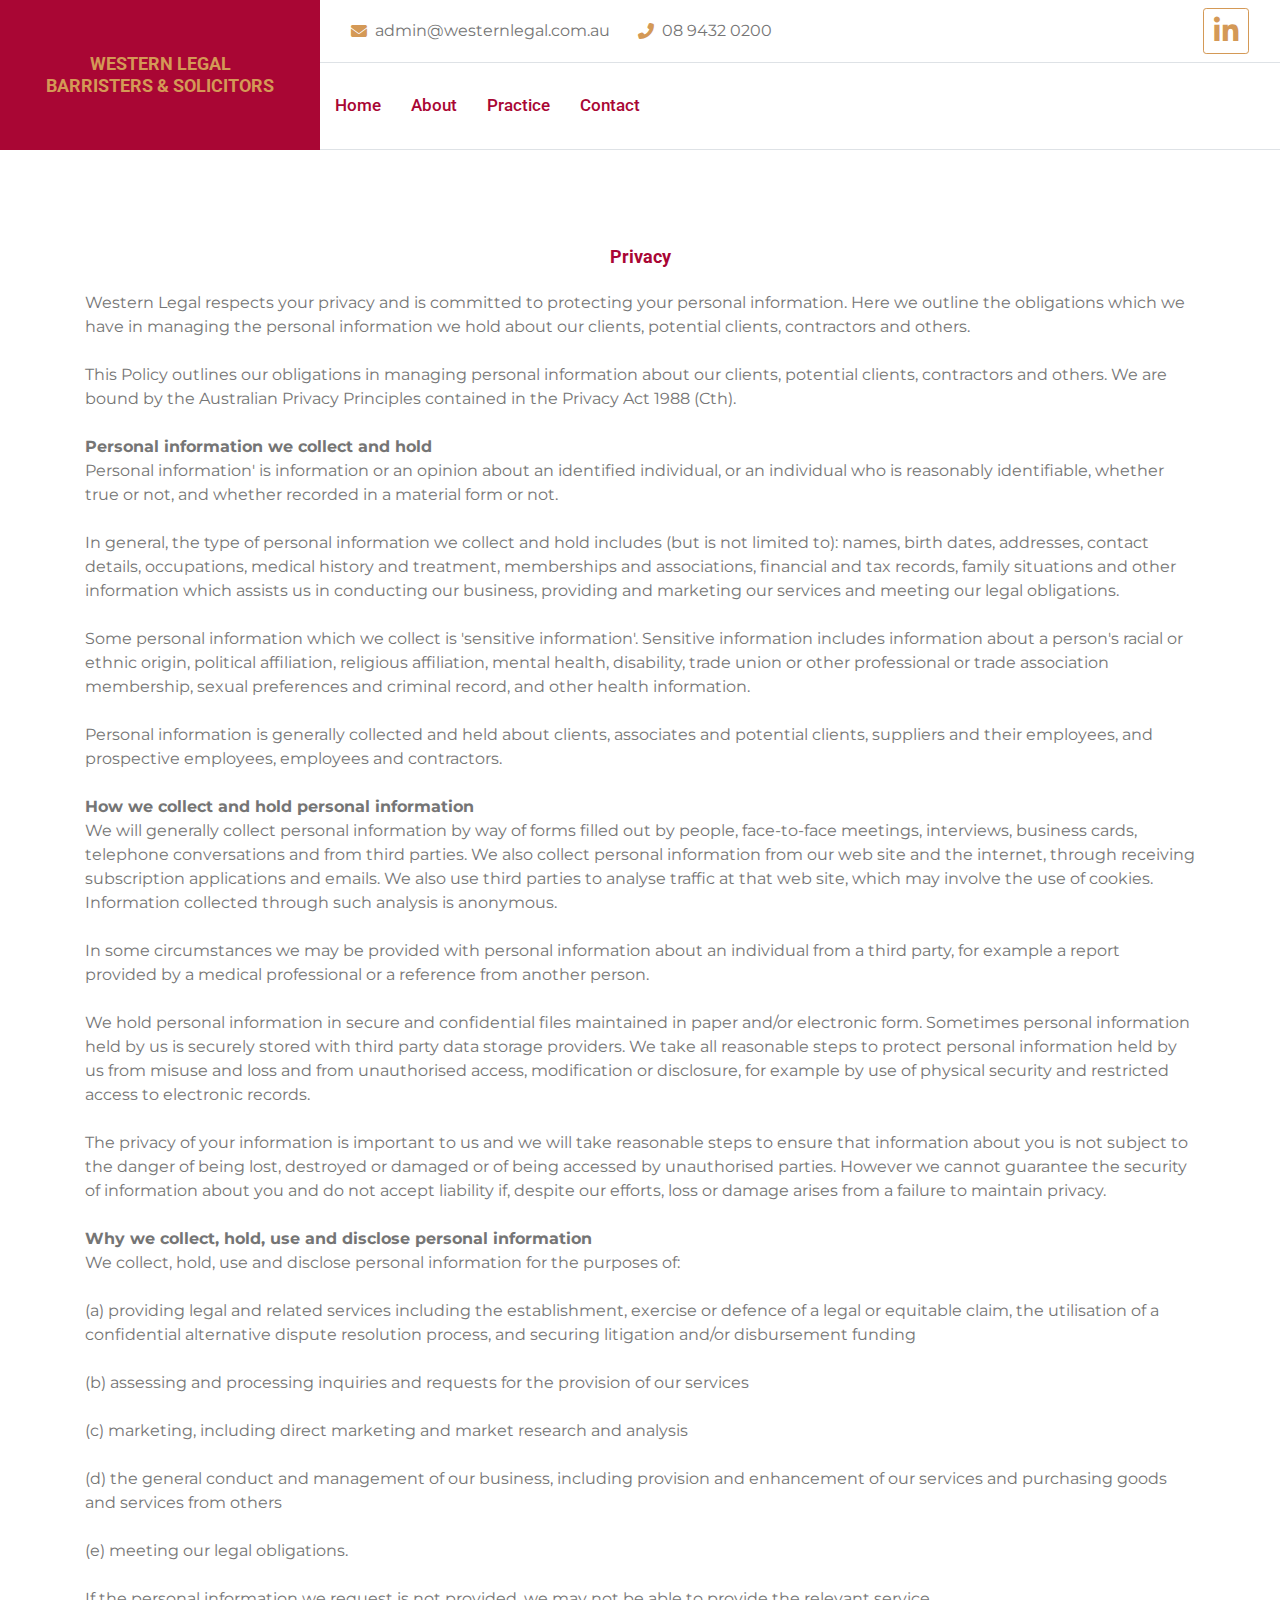
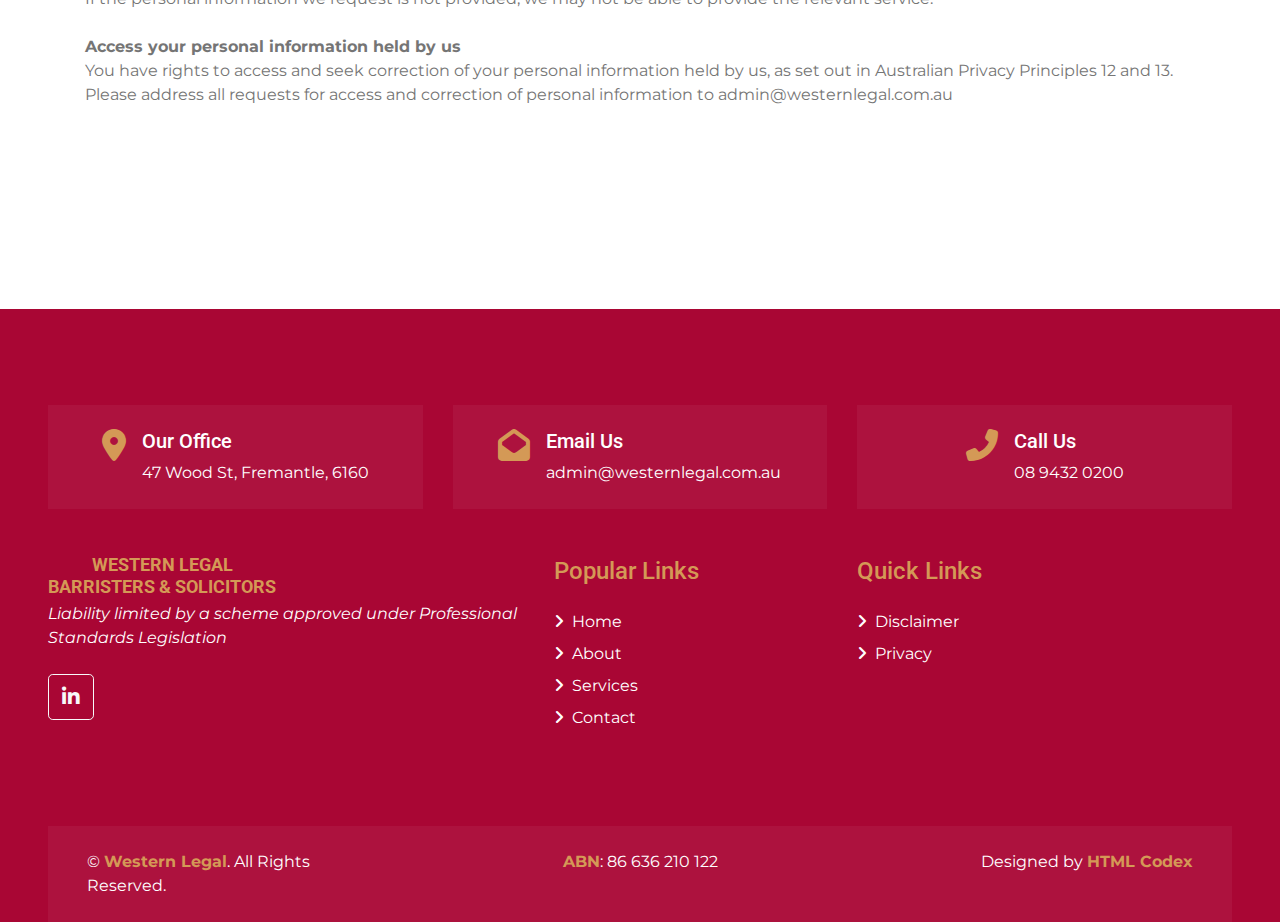
<file: privacy.html>
<!DOCTYPE html>
<html lang="en">

<head>
    <meta charset="utf-8">
    <title>Western Legal - Privacy</title>
    <meta content="width=device-width, initial-scale=1.0" name="viewport">
    <meta content="Free HTML Templates" name="keywords">
    <meta content="Free HTML Templates" name="description">

    <!-- Favicon -->
    <link href="img/favicon.ico" rel="icon">

    <!-- Google Web Fonts -->
    <link rel="preconnect" href="https://fonts.gstatic.com">
    <link href="https://fonts.googleapis.com/css2?family=Montserrat:wght@400;600&family=Roboto:wght@300;500;700&display=swap" rel="stylesheet"> 

    <!-- Font Awesome -->
    <link href="https://cdnjs.cloudflare.com/ajax/libs/font-awesome/6.5.2/css/all.min.css" rel="stylesheet">

    <!-- Libraries Stylesheet -->
    <link href="lib/owlcarousel/assets/owl.carousel.min.css" rel="stylesheet">
    <link href="lib/tempusdominus/css/tempusdominus-bootstrap-4.min.css" rel="stylesheet" />

    <!-- Customized Bootstrap Stylesheet -->
    <link href="scss/style.css" rel="stylesheet">
</head>

<body>
    <!-- Header Start -->
    <div class="container-fluid">
        <div class="row">
            <div class="col-lg-3 bg-secondary d-none d-lg-block">
                <a href="index.html" class="navbar-brand w-100 h-100 m-0 p-0 d-flex align-items-center justify-content-center">
                    <h1 class="m-0 display-fit text-primary text-uppercase">Western Legal<br>Barristers & Solicitors</h1>
                </a>
            </div>
            <div class="col-lg-9">
                <div class="row bg-white border-bottom d-none d-lg-flex">
                    <div class="col-lg-7 text-left">
                        <div class="h-100 d-inline-flex align-items-center py-2 px-3">
                            <i class="fa fa-envelope text-primary mr-2"></i>
                            <large><a class="text-body" href="mailto:admin@westernlegal.com.au">admin@westernlegal.com.au</a></large>
                        </div>
                        <div class="h-100 d-inline-flex align-items-center py-2 px-2">
                            <i class="fa fa-phone-alt text-primary mr-2"></i>
                            <large><a class="text-body" href="tel:0894320200">08 9432 0200</a></large>
                        </div>
                    </div>
                    <div class="col-lg-5 text-right">
                        <div class="d-inline-flex align-items-center p-2">
                            <a class="btn btn-sm btn-outline-primary btn-lg-square mr-2" href="https://www.linkedin.com/company/westernlegal/" target="_blank" rel="noopener noreferrer">
                                <i class="fa-brands fa-2x fa-linkedin-in"></i>
                            </a>
                        </div>
                    </div>
                </div>
                <nav class="navbar navbar-expand-lg bg-white navbar-light p-0">
                    <a href="index.html" class="navbar-brand d-block d-lg-none">
                        <h1 class="m-0 display-fit text-primary text-uppercase">Western Legal<br>Barristers & Solicitors</h1>
                    </a>
                    <button type="button" class="navbar-toggler" data-toggle="collapse" data-target="#navbarCollapse">
                        <span class="navbar-toggler-icon"></span>
                    </button>
                    <div class="collapse navbar-collapse justify-content-between row border-bottom d-lg-flex" id="navbarCollapse">
                        <div class="navbar-nav mr-auto py-0">
                            <a href="index.html" class="nav-item nav-link">Home</a>
                            <a href="about.html" class="nav-item nav-link">About</a>
                            <a href="service.html" class="nav-item nav-link">Practice</a>
                            <a href="contact.html" class="nav-item nav-link">Contact</a>
                        </div>
                    </div>
                </nav>
            </div>
        </div>
    </div>
    <!-- Header End -->



    <!-- About Start -->
    <div class="container-fluid py-5">
        <div class="container py-5">
            <div class="row">

                <div class="col-lg-12 mt-4 mt-lg-0">
                    <h1 class="mb-4">Privacy</h1>
                    <p>Western Legal respects your privacy and is committed to protecting your personal information. Here we outline the obligations which we have in managing the personal information we hold about our clients, potential clients, contractors and others.<br><br>

                        This Policy outlines our obligations in managing personal information about our clients, potential clients, contractors and others. We are bound by the Australian Privacy Principles contained in the Privacy Act 1988 (Cth).<br><br>
                        
                        <b>Personal information we collect and hold</b><br>
                        Personal information' is information or an opinion about an identified individual, or an individual who is reasonably identifiable, whether true or not, and whether recorded in a material form or not.<br><br>
                        
                        In general, the type of personal information we collect and hold includes (but is not limited to): names, birth dates, addresses, contact details, occupations, medical history and treatment, memberships and associations, financial and tax records, family situations and other information which assists us in conducting our business, providing and marketing our services and meeting our legal obligations.<br><br>
                        
                        Some personal information which we collect is 'sensitive information'. Sensitive information includes information about a person's racial or ethnic origin, political affiliation, religious affiliation, mental health, disability, trade union or other professional or trade association membership, sexual preferences and criminal record, and other health information.<br><br>
                        
                        Personal information is generally collected and held about clients, associates and potential clients, suppliers and their employees, and prospective employees, employees and contractors.<br><br>
                        
                        <b>How we collect and hold personal information</b><br>
                        We will generally collect personal information by way of forms filled out by people, face-to-face meetings, interviews, business cards, telephone conversations and from third parties. We also collect personal information from our web site and the internet, through receiving subscription applications and emails. We also use third parties to analyse traffic at that web site, which may involve the use of cookies. Information collected through such analysis is anonymous.<br><br>
                        
                        In some circumstances we may be provided with personal information about an individual from a third party, for example a report provided by a medical professional or a reference from another person.<br><br>
                        
                        We hold personal information in secure and confidential files maintained in paper and/or electronic form. Sometimes personal information held by us is securely stored with third party data storage providers. We take all reasonable steps to protect personal information held by us from misuse and loss and from unauthorised access, modification or disclosure, for example by use of physical security and restricted access to electronic records.<br><br>
                        
                        The privacy of your information is important to us and we will take reasonable steps to ensure that information about you is not subject to the danger of being lost, destroyed or damaged or of being accessed by unauthorised parties. However we cannot guarantee the security of information about you and do not accept liability if, despite our efforts, loss or damage arises from a failure to maintain privacy.<br><br>
                        
                        <b>Why we collect, hold, use and disclose personal information</b><br>
                        We collect, hold, use and disclose personal information for the purposes of:<br><br>
                        (a) providing legal and related services including the establishment, exercise or defence of a legal or equitable claim, the utilisation of a confidential alternative dispute resolution process, and securing litigation and/or disbursement funding<br><br>
                        
                        (b) assessing and processing inquiries and requests for the provision of our services<br><br>
                        
                        (c) marketing, including direct marketing and market research and analysis<br><br>
                        
                        (d) the general conduct and management of our business, including provision and enhancement of our services and purchasing goods and services from others<br><br>
                        
                        (e) meeting our legal obligations.<br><br>
                        
                        If the personal information we request is not provided, we may not be able to provide the relevant service.<br><br>
                        
                        <b>Access your personal information held by us</b><br>
                        You have rights to access and seek correction of your personal information held by us, as set out in Australian Privacy Principles 12 and 13. Please address all requests for access and correction of personal information to admin@westernlegal.com.au</p>
                </div>
            </div>
        </div>
    </div>
    <!-- About End -->



    <!-- Footer Start -->
    <div class="container-fluid bg-secondary text-white pt-5 px-sm-3 px-md-5" style="margin-top: 90px;">
        <div class="row mt-5">
            <div class="col-lg-4">
                <div class="d-flex justify-content-lg-center p-4" style="background: rgba(256, 256, 256, .05);">
                    <i class="fa fa-2x fa-map-marker-alt text-primary"></i>
                    <div class="ml-3">
                        <h5 class="text-white">Our Office</h5>
                        <p class="m-0"><a href="https://www.google.com/maps?q=47+Wood+St,+Fremantle,+6160" target="_blank" style="color: white;">47 Wood St, Fremantle, 6160</a></p>
                    </div>
                </div>
            </div>
            <div class="col-lg-4">
                <div class="d-flex justify-content-lg-center p-4" style="background: rgba(256, 256, 256, .05);">
                    <i class="fa fa-2x fa-envelope-open text-primary"></i>
                    <div class="ml-3">
                        <h5 class="text-white">Email Us</h5>
                        <p class="m-0"><a href="mailto:admin@westernlegal.com.au" style="color: white;">admin@westernlegal.com.au</a></p>
                    </div>
                </div>
            </div>
            <div class="col-lg-4">
                <div class="d-flex justify-content-lg-center p-4" style="background: rgba(256, 256, 256, .05);">
                    <i class="fa fa-2x fa-phone-alt text-primary"></i>
                    <div class="ml-3">
                        <h5 class="text-white">Call Us</h5>
                        <p class="m-0"><a href="tel:0894320200" style="color: white;">08 9432 0200</a></p>
                    </div>
                </div>
            </div>
        </div>
        <div class="row pt-5">
            <div class="col-lg-5 col-md-6 mb-5">
                <a href="index.html" class="navbar-brand">
                    <h1 class="m-0 mt-n2 display-fit text-primary text-uppercase">Western Legal<br>Barristers & Solicitors</h1>
                </a>
                <p><i>Liability limited by a scheme approved under Professional Standards Legislation</i></p>
                <div class="d-flex justify-content-start mt-4">
                    <a class="btn btn-lg btn-outline-light btn-lg-square mr-2" href="https://www.linkedin.com/company/westernlegal/"><i class="fab fa-linkedin-in"></i></a>
                </div>
            </div>
            <div class="col-lg-3 col-md-6 mb-5">
                <h4 class="font-weight-semi-bold text-primary mb-4">Popular Links</h4>
                <div class="d-flex flex-column justify-content-start">
                    <a class="text-white mb-2" href="index.html"><i class="fa fa-angle-right mr-2"></i>Home</a>
                    <a class="text-white mb-2" href="about.html"><i class="fa fa-angle-right mr-2"></i>About</a>
                    <a class="text-white mb-2" href="service.html"><i class="fa fa-angle-right mr-2"></i>Services</a>
                    <a class="text-white" href="contact.html"><i class="fa fa-angle-right mr-2"></i>Contact</a>
                </div>
            </div>
            <div class="col-lg-3 col-md-6 mb-5">
                <h4 class="font-weight-semi-bold text-primary mb-4">Quick Links</h4>
                <div class="d-flex flex-column justify-content-start">
                    <a class="text-white mb-2" href="disclaimer.html" target="_blank"><i class="fa fa-angle-right mr-2"></i>Disclaimer</a>
                    <a class="text-white mb-2" href="privacy.html" target="_blank"><i class="fa fa-angle-right mr-2"></i>Privacy</a>
                </div>
            </div>
            
        </div>
        <div class="row p-4 mt-5 mx-0" style="background: rgba(256, 256, 256, .05);">
            <div class="col-md-3 text-center text-md-left mb-3 mb-md-0">
                <p class="m-0 text-white">&copy; <a class="font-weight-bold" href="#">Western Legal</a>. All Rights Reserved.</p>
            </div>
            <div class="col-md-6 text-center">
              <p class="m-0 text-white"> <a class="font-weight-bold" href="#">ABN</a>: 86 636 210 122</p>
            </div>
            <div class="col-md-3 text-center text-md-right">
                <p class="m-0 text-white">Designed by <a class="font-weight-bold" href="https://htmlcodex.com" target="_blank">HTML Codex</a></p>
            </div>
        </div>
    </div>
    <!-- Footer End -->


    <!-- Back to Top -->
    <a href="#" class="btn btn-primary px-3 back-to-top"><i class="fa fa-angle-double-up"></i></a>


    <!-- JavaScript Libraries -->
    <script src="https://code.jquery.com/jquery-3.4.1.min.js"></script>
    <script src="https://stackpath.bootstrapcdn.com/bootstrap/4.4.1/js/bootstrap.bundle.min.js"></script>
    <script src="lib/easing/easing.min.js"></script>
    <script src="lib/waypoints/waypoints.min.js"></script>
    <script src="lib/owlcarousel/owl.carousel.min.js"></script>
    <script src="lib/tempusdominus/js/moment.min.js"></script>
    <script src="lib/tempusdominus/js/moment-timezone.min.js"></script>
    <script src="lib/tempusdominus/js/tempusdominus-bootstrap-4.min.js"></script>

    <!-- Contact Javascript File -->
    <script src="mail/jqBootstrapValidation.min.js"></script>
    <script src="mail/contact.js"></script>

    <!-- Template Javascript -->
    <script src="js/main.js"></script>
</body>

</html>
</file>
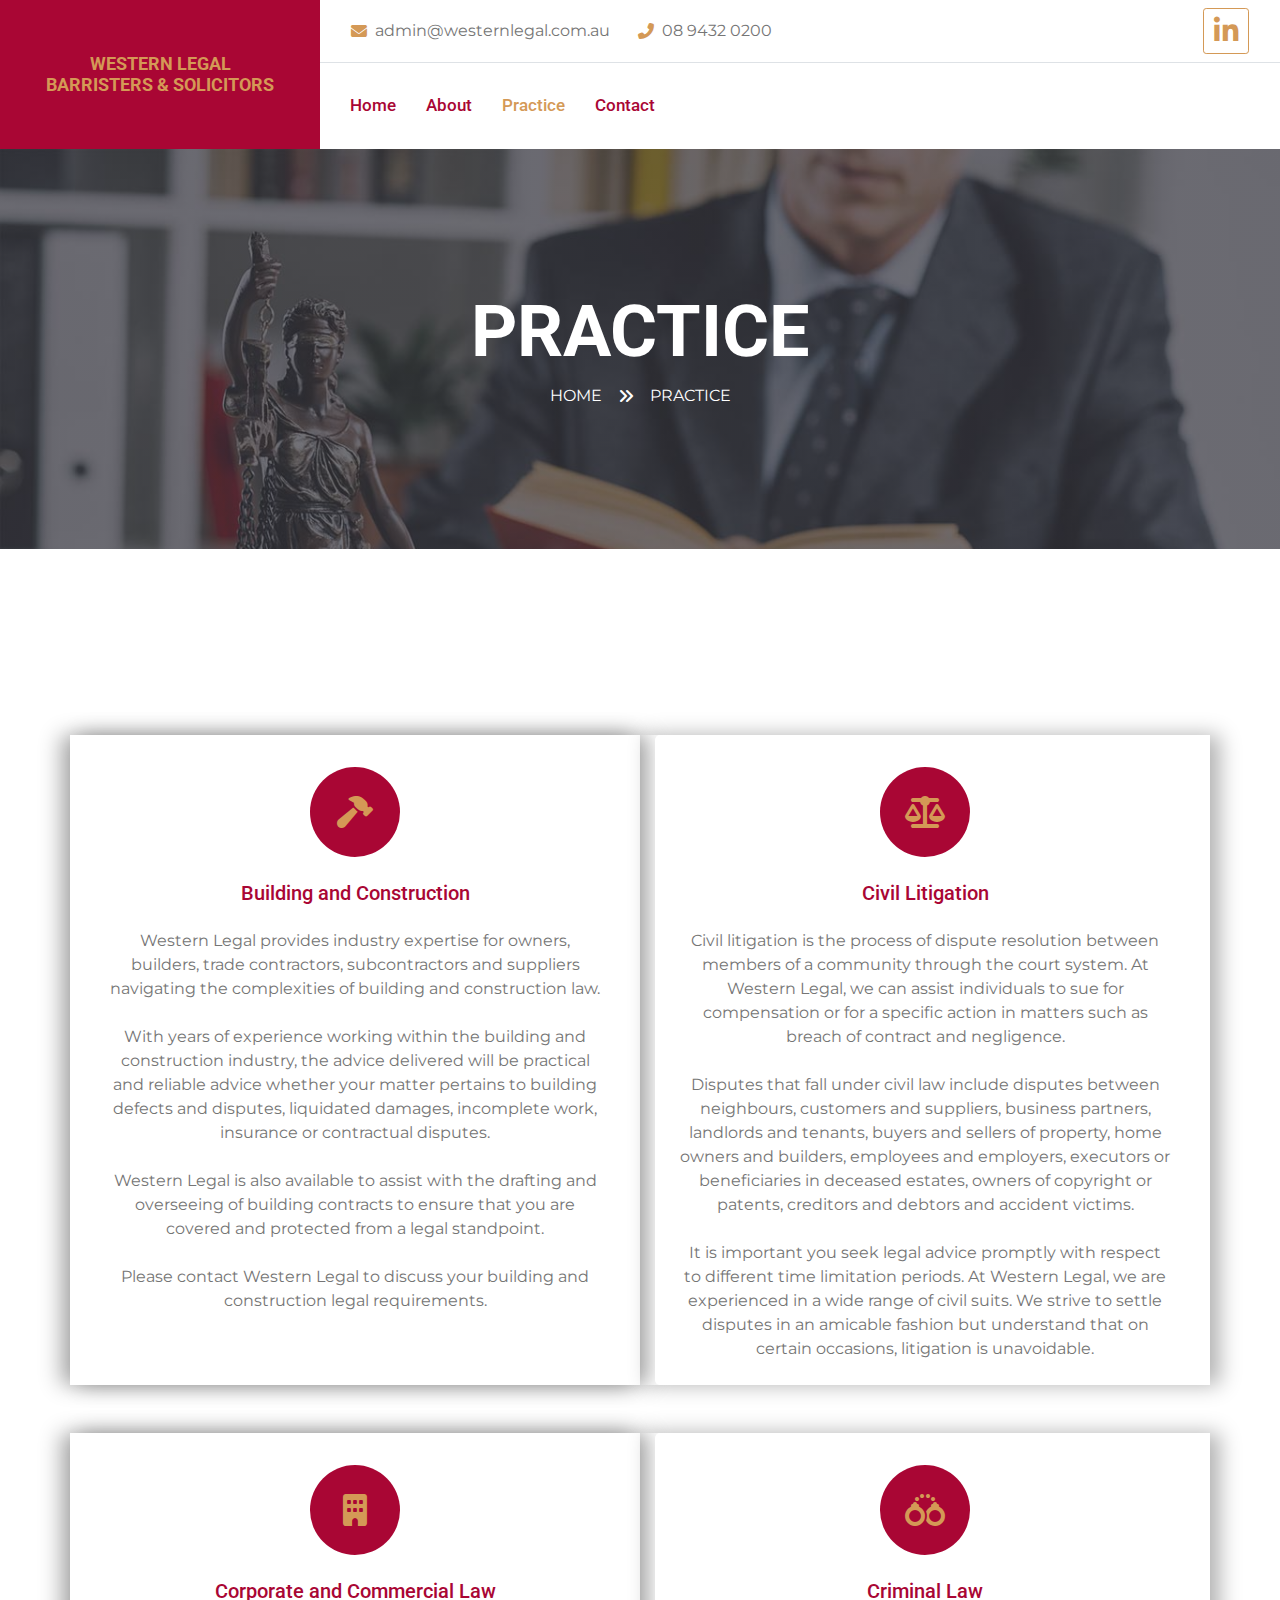
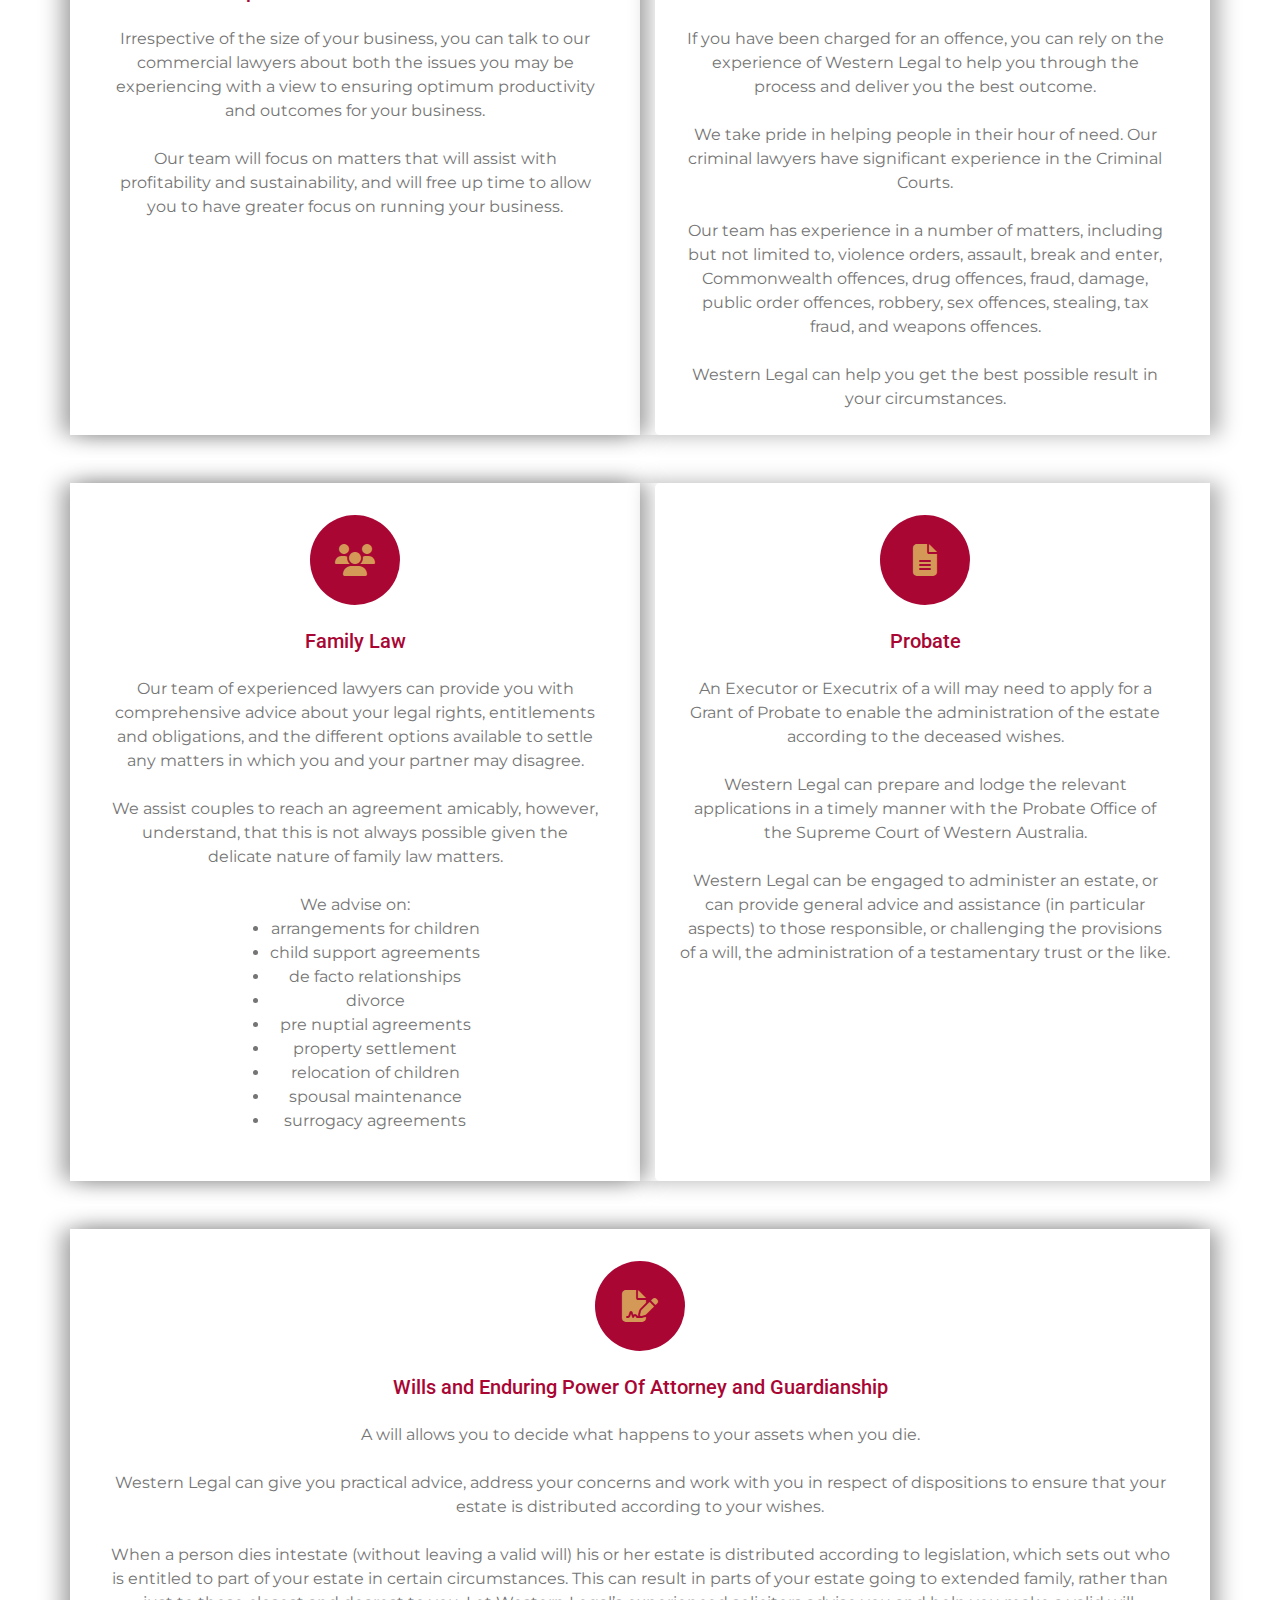
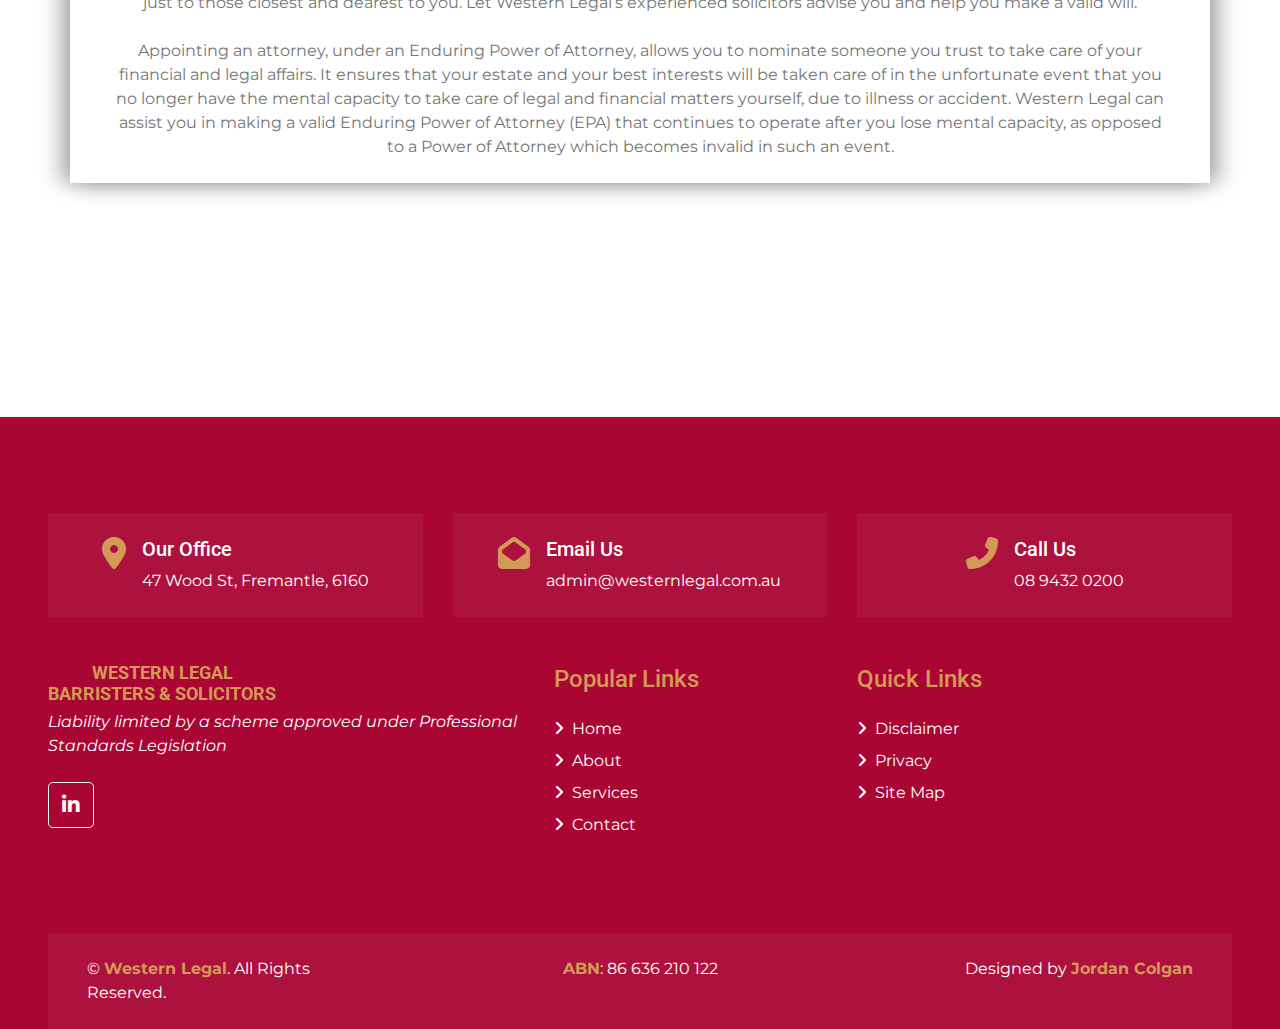
<file: service.html>
<!DOCTYPE html>
<html lang="en">

<head>
    <meta charset="utf-8">
    <title>Western Legal - Services</title>
    <meta content="width=device-width, initial-scale=1.0" name="viewport">
    <meta content="Free HTML Templates" name="keywords">
    <meta content="Free HTML Templates" name="description">

    <!-- Favicon -->
    <link href="img/favicon.ico" rel="icon">

    <!-- Google Web Fonts -->
    <link rel="preconnect" href="https://fonts.gstatic.com">
    <link href="https://fonts.googleapis.com/css2?family=Montserrat:wght@400;600&family=Roboto:wght@300;500;700&display=swap" rel="stylesheet"> 

    <!-- Font Awesome -->
    <link href="https://cdnjs.cloudflare.com/ajax/libs/font-awesome/6.5.2/css/all.min.css" rel="stylesheet">

    <!-- Libraries Stylesheet -->
    <link href="lib/owlcarousel/assets/owl.carousel.min.css" rel="stylesheet">
    <link href="lib/tempusdominus/css/tempusdominus-bootstrap-4.min.css" rel="stylesheet" />

    <!-- Customized Bootstrap Stylesheet -->
    <link href="scss/style.css" rel="stylesheet">
</head>

<body>
    <!-- Header Start -->
    <div class="container-fluid">
        <div class="row">
            <div class="col-lg-3 bg-secondary d-none d-lg-block">
                <a href="index.html" class="navbar-brand w-100 h-100 m-0 p-0 d-flex align-items-center justify-content-center">
                    <h1 class="m-0 display-fit text-primary text-uppercase">Western Legal<br>Barristers & Solicitors</h1>
                </a>
            </div>
            <div class="col-lg-9">
                <div class="row bg-white border-bottom d-none d-lg-flex">
                    <div class="col-lg-7 text-left">
                        <div class="h-100 d-inline-flex align-items-center py-2 px-3">
                            <i class="fa fa-envelope text-primary mr-2"></i>
                            <large><a class="text-body" href="mailto:admin@westernlegal.com.au">admin@westernlegal.com.au</a></large>
                        </div>
                        <div class="h-100 d-inline-flex align-items-center py-2 px-2">
                            <i class="fa fa-phone-alt text-primary mr-2"></i>
                            <large><a class="text-body" href="tel:0894320200">08 9432 0200</a></large>
                        </div>
                    </div>
                    <div class="col-lg-5 text-right">
                        <div class="d-inline-flex align-items-center p-2">
                            <a class="btn btn-sm btn-outline-primary btn-lg-square mr-2" href="https://www.linkedin.com/company/westernlegal/" target="_blank" rel="noopener noreferrer">
                                <i class="fa-brands fa-2x fa-linkedin-in"></i>
                            </a>
                        </div>
                    </div>
                </div>
                <nav class="navbar navbar-expand-lg bg-white navbar-light p-0">
                    <a href="index.html" class="navbar-brand d-block d-lg-none">
                        <h1 class="m-0 display-fit text-primary text-uppercase">Western Legal<br>Barristers & Solicitors</h1>
                    </a>
                    <button type="button" class="navbar-toggler" data-toggle="collapse" data-target="#navbarCollapse">
                        <span class="navbar-toggler-icon"></span>
                    </button>
                    <div class="collapse navbar-collapse justify-content-between" id="navbarCollapse">
                        <div class="navbar-nav mr-auto py-0">
                            <a href="index.html" class="nav-item nav-link">Home</a>
                            <a href="about.html" class="nav-item nav-link">About</a>
                            <a href="service.html" class="nav-item nav-link active">Practice</a>
                            <a href="contact.html" class="nav-item nav-link">Contact</a>
                        </div>
                    </div>
                </nav>
            </div>
        </div>
    </div>
    <!-- Header End -->


    <!-- Page Header Start -->
    <div class="container-fluid bg-page-header" style="margin-bottom: 90px;">
        <div class="container">
            <div class="d-flex flex-column align-items-center justify-content-center" style="min-height: 400px">
                <h3 class="display-3 text-white text-uppercase">Practice</h3>
                <div class="d-inline-flex text-white">
                    <p class="m-0 text-uppercase"><a class="text-white" href="">Home</a></p>
                    <i class="fa fa-angle-double-right pt-1 px-3"></i>
                    <p class="m-0 text-uppercase">Practice</p>
                </div>
            </div>
        </div>
    </div>
    <!-- Page Header End -->


    <!-- Services Start -->
    <div class="container-fluid py-5">
        <div class="container py-5">
            <div class="row">
                <div class="col-lg-12 pt-5 pt-lg-0">
                    <div class="row">
                        <div class="col-md-6 mb-5 shadow-both">
                            <div class="d-flex flex-column align-items-center text-center bg-white rounded pt-4">
                                <div class="icon-box bg-secondary text-primary mt-2 mb-4">
                                    <i class="fa fa-2x fa-hammer"></i>
                                </div>
                                <h5 class="mb-4 px-4">Building and Construction</h5>
                                <p class="m-0 px-4">Western Legal provides industry expertise for owners, builders, trade contractors, subcontractors and suppliers navigating the complexities of building and construction law.<br><br>
                                    With years of experience working within the building and construction industry, the advice delivered will be practical and reliable advice whether your matter pertains to building defects and disputes, liquidated damages, incomplete work, insurance or contractual disputes.<br><br>

                                    Western Legal is also available to assist with the drafting and overseeing of building contracts to ensure that you are covered and protected from a legal standpoint.<br><br>
                                    
                                    Please contact Western Legal to discuss your building and construction legal requirements.</p>
                            </div>
                        </div>
                        <div class="col-md-6 mb-5 shadow-right">
                            <div class="d-flex flex-column align-items-center text-center bg-white rounded pt-4">
                                <div class="icon-box bg-secondary text-primary mt-2 mb-4">
                                    <i class="fa fa-2x fa-scale-balanced"></i>
                                </div>
                                <h5 class="mb-4 px-4">Civil Litigation</h5>
                                <p class="m-0 px-4">Civil litigation is the process of dispute resolution between members of a community through the court system. At Western Legal, we can assist individuals to sue for compensation or for a specific action in matters such as breach of contract and negligence.<br><br>

                                    Disputes that fall under civil law include disputes between neighbours, customers and suppliers, business partners, landlords and tenants, buyers and sellers of property, home owners and builders, employees and employers, executors or beneficiaries in deceased estates, owners of copyright or patents, creditors and debtors and accident victims.<br><br>
                                    
                                    It is important you seek legal advice promptly with respect to different time limitation periods. At Western Legal, we are experienced in a wide range of civil suits. We strive to settle disputes in an amicable fashion but understand that on certain occasions, litigation is unavoidable.<br><br>
                                </p>
                            </div>
                        </div>
                        <!-- <div class="col-md-6 mb-5 pb-4 shadow-both">
                            <div class="d-flex flex-column align-items-center text-center bg-white rounded pt-4">
                                <div class="icon-box bg-secondary text-primary mt-2 mb-4">
                                    <i class="fa fa-2x fa-house-circle-check"></i>
                                </div>
                                <h5 class="mb-4 px-4">Conveyancing</h5>
                                <p class="m-0 px-4">Western Legal solicitors are experienced in conveyancing matters and will complete the settlement of the sale or purchase of your home or investment property within the designated timeframe. Western Legal can provide the full range of services for conveyancing and property law matters for those selling or buying a house, vacant block, unit, strata title, rural property or commercial real estate.<br><br>

                                    Our highly professional and experienced conveyancing practice provides exceptional customer services and will personalise them to the exclusive requirements for each client.<br><br>
                                    
                                    Please contact us regarding a quote for your next conveyancing requirement.</p>
                            </div>
                        </div> -->
                        <div class="col-md-6 mb-5 shadow-both">
                            <div class="d-flex flex-column align-items-center text-center bg-white rounded pt-4">
                                <div class="icon-box bg-secondary text-primary mt-2 mb-4">
                                    <i class="fa fa-2x fa-building"></i>
                                </div>
                                <h5 class="mb-4 px-4">Corporate and Commercial Law</h5>
                                <p class="m-0 px-4">Irrespective of the size of your business, you can talk to our commercial lawyers about both the issues you may be experiencing with a view to ensuring optimum productivity and outcomes for your business.<br><br>

                                    Our team will focus on matters that will assist with profitability and sustainability, and will free up time to allow you to have greater focus on running your business.<br><br><br><br><br><br><br><br><br></p>
                            </div>
                        </div>
                        <div class="col-md-6 mb-5 shadow-right">
                            <div class="d-flex flex-column align-items-center text-center bg-white rounded pt-4">
                                <div class="icon-box bg-secondary text-primary mt-2 mb-4">
                                    <i class="fa fa-2x fa-handcuffs"></i>
                                </div>
                                <h5 class="mb-4 px-4">Criminal Law</h5>
                                <p class="m-0 px-4">If you have been charged for an offence, you can rely on the experience of Western Legal to help you through the process and deliver you the best outcome.<br><br>

                                    We take pride in helping people in their hour of need. Our criminal lawyers have significant experience in the Criminal Courts.<br><br>
                                    
                                    Our team has experience in a number of matters, including but not limited to, violence orders, assault, break and enter, Commonwealth offences, drug offences, fraud, damage,  public order offences, robbery, sex offences, stealing, tax fraud, and weapons offences.<br><br>
                                    
                                    Western Legal can help you get the best possible result in your circumstances.<br><br></p>
                            </div>
                        </div>
                        <div class="col-md-6 mb-5 shadow-both">
                            <div class="d-flex flex-column align-items-center text-center bg-white rounded pt-4">
                                <div class="icon-box bg-secondary text-primary mt-2 mb-4">
                                    <i class="fa fa-2x fa-users"></i>
                                </div>
                                <h5 class="mb-4 px-4">Family Law</h5>
                                <p class="m-0 px-4">Our team of experienced lawyers can provide you with comprehensive advice about your legal rights, entitlements and obligations, and the different options available to settle any matters in which you and your partner may disagree.<br><br>

                                    We assist couples to reach an agreement amicably, however, understand, that this is not always possible given the delicate nature of family law matters.<br><br>
                                    
                                    We advise on:<br>
                                        <ul>
                                            <li>arrangements for children</li>
                                            <li>child support agreements</li>
                                            <li>de facto relationships</li>
                                            <li>divorce</li>
                                            <li>pre nuptial agreements</li>
                                            <li>property settlement</li>
                                            <li>relocation of children</li>
                                            <li>spousal maintenance</li>
                                            <li>surrogacy agreements</li>
                                        </ul>
                                    </p>
                            </div>
                        </div>
                        <div class="col-md-6 mb-5 shadow-right">
                            <div class="d-flex flex-column align-items-center text-center bg-white rounded pt-4">
                                <div class="icon-box bg-secondary text-primary mt-2 mb-4">
                                    <i class="fa fa-2x fa-file-lines"></i>
                                </div>
                                <h5 class="mb-4 px-4">Probate</h5>
                                <p class="m-0 px-4">An Executor or Executrix of a will may need to apply for a Grant of Probate to enable the administration of the estate according to the deceased wishes.<br><br>

                                    Western Legal can prepare and lodge the relevant applications in a timely manner with the Probate Office of the Supreme Court of Western Australia.<br><br>
                                    
                                    Western Legal can be engaged to administer an estate, or can provide general advice and assistance (in particular aspects) to those responsible, or challenging the provisions of a will, the administration of a testamentary trust or the like.<br><br><br><br><br><br><br><br><br><br></p>
                            </div>
                        </div>
                        <div class="col-md-12 mb-5 shadow-both">
                            <div class="d-flex flex-column align-items-center text-center bg-white rounded pt-4">
                                <div class="icon-box bg-secondary text-primary mt-2 mb-4">
                                    <i class="fa fa-2x fa-file-signature"></i>
                                </div>
                                <h5 class="mb-4 px-4">Wills and Enduring Power Of Attorney and Guardianship</h5>
                                <p class="m-0 px-4">A will allows you to decide what happens to your assets when you die.<br><br>

                                    Western Legal can give you practical advice, address your concerns and work with you in respect of dispositions to ensure that your estate is distributed according to your wishes.<br><br>
                                    
                                    When a person dies intestate (without leaving a valid will) his or her estate is distributed according to legislation, which sets out who is entitled to part of your estate in certain circumstances. This can result in parts of your estate going to extended family, rather than just to those closest and dearest to you. Let Western Legal’s experienced solicitors advise you and help you make a valid will.<br><br>
                                    
                                    Appointing an attorney, under an Enduring Power of Attorney, allows you to nominate someone you trust to take care of your financial and legal affairs. It ensures that your estate and your best interests will be taken care of in the unfortunate event that you no longer have the mental capacity to take care of legal and financial matters yourself, due to illness or accident. Western Legal can assist you in making a valid Enduring Power of Attorney (EPA) that continues to operate after you lose mental capacity, as opposed to a Power of Attorney which becomes invalid in such an event.<br><br></p>
                            </div>
                        </div>
                    </div>
                </div>
            </div>
        </div>
    </div>
    
    <!-- Services End -->


    <!-- Footer Start -->
    <div class="container-fluid bg-secondary text-white pt-5 px-sm-3 px-md-5" style="margin-top: 90px;">
        <div class="row mt-5">
            <div class="col-lg-4">
                <div class="d-flex justify-content-lg-center p-4" style="background: rgba(256, 256, 256, .05);">
                    <i class="fa fa-2x fa-map-marker-alt text-primary"></i>
                    <div class="ml-3">
                        <h5 class="text-white">Our Office</h5>
                        <p class="m-0"><a href="https://www.google.com/maps?q=47+Wood+St,+Fremantle,+6160" target="_blank" style="color: white;">47 Wood St, Fremantle, 6160</a></p>
                    </div>
                </div>
            </div>
            <div class="col-lg-4">
                <div class="d-flex justify-content-lg-center p-4" style="background: rgba(256, 256, 256, .05);">
                    <i class="fa fa-2x fa-envelope-open text-primary"></i>
                    <div class="ml-3">
                        <h5 class="text-white">Email Us</h5>
                        <p class="m-0"><a href="mailto:admin@westernlegal.com.au" style="color: white;">admin@westernlegal.com.au</a></p>
                    </div>
                </div>
            </div>
            <div class="col-lg-4">
                <div class="d-flex justify-content-lg-center p-4" style="background: rgba(256, 256, 256, .05);">
                    <i class="fa fa-2x fa-phone-alt text-primary"></i>
                    <div class="ml-3">
                        <h5 class="text-white">Call Us</h5>
                        <p class="m-0"><a href="tel:0894320200" style="color: white;">08 9432 0200</a></p>
                    </div>
                </div>
            </div>
        </div>
        <div class="row pt-5">
            <div class="col-lg-5 col-md-6 mb-5">
                <a href="index.html" class="navbar-brand">
                    <h1 class="m-0 mt-n2 display-fit text-primary text-uppercase">Western Legal<br>Barristers & Solicitors</h1>
                </a>
                <p><i>Liability limited by a scheme approved under Professional Standards Legislation</i></p>
                <div class="d-flex justify-content-start mt-4">
                    <a class="btn btn-lg btn-outline-light btn-lg-square mr-2" href="https://www.linkedin.com/company/westernlegal/"><i class="fab fa-linkedin-in"></i></a>
                </div>
            </div>
            <div class="col-lg-3 col-md-6 mb-5">
                <h4 class="font-weight-semi-bold text-primary mb-4">Popular Links</h4>
                <div class="d-flex flex-column justify-content-start">
                    <a class="text-white mb-2" href="index.html"><i class="fa fa-angle-right mr-2"></i>Home</a>
                    <a class="text-white mb-2" href="about.html"><i class="fa fa-angle-right mr-2"></i>About</a>
                    <a class="text-white mb-2" href="service.html"><i class="fa fa-angle-right mr-2"></i>Services</a>
                    <a class="text-white" href="contact.html"><i class="fa fa-angle-right mr-2"></i>Contact</a>
                </div>
            </div>
            <div class="col-lg-3 col-md-6 mb-5">
                <h4 class="font-weight-semi-bold text-primary mb-4">Quick Links</h4>
                <div class="d-flex flex-column justify-content-start">
                    <a class="text-white mb-2" href="disclaimer.html" target="_blank"><i class="fa fa-angle-right mr-2"></i>Disclaimer</a>
                    <a class="text-white mb-2" href="privacy.html" target="_blank"><i class="fa fa-angle-right mr-2"></i>Privacy</a>
                    <a class="text-white" href="#"><i class="fa fa-angle-right mr-2"></i>Site Map</a>
                </div>
            </div>
        </div>
        <div class="row p-4 mt-5 mx-0" style="background: rgba(256, 256, 256, .05);">
            <div class="col-md-3 text-center text-md-left mb-3 mb-md-0">
                <p class="m-0 text-white">&copy; <a class="font-weight-bold" href="#">Western Legal</a>. All Rights Reserved.</p>
            </div>
            <div class="col-md-6 text-center">
              <p class="m-0 text-white"> <a class="font-weight-bold" href="#">ABN</a>: 86 636 210 122</p>
            </div>
            <div class="col-md-3 text-center text-md-right">
                <p class="m-0 text-white">Designed by <a class="font-weight-bold">Jordan Colgan</a></p>
            </div>
        </div>
    </div>
    <!-- Footer End -->


    <!-- Back to Top -->
    <a href="#" class="btn btn-primary px-3 back-to-top"><i class="fa fa-angle-double-up"></i></a>


    <!-- JavaScript Libraries -->
    <script src="https://code.jquery.com/jquery-3.4.1.min.js"></script>
    <script src="https://stackpath.bootstrapcdn.com/bootstrap/4.4.1/js/bootstrap.bundle.min.js"></script>
    <script src="lib/easing/easing.min.js"></script>
    <script src="lib/waypoints/waypoints.min.js"></script>
    <script src="lib/owlcarousel/owl.carousel.min.js"></script>
    <script src="lib/tempusdominus/js/moment.min.js"></script>
    <script src="lib/tempusdominus/js/moment-timezone.min.js"></script>
    <script src="lib/tempusdominus/js/tempusdominus-bootstrap-4.min.js"></script>

    <!-- Contact Javascript File -->
    <script src="mail/jqBootstrapValidation.min.js"></script>
    <script src="mail/contact.js"></script>

    <!-- Template Javascript -->
    <script src="js/main.js"></script>
</body>

</html>
</file>
<file: scss/style.css>
@charset "UTF-8";
/******* Bootstrap Theming ********/
/*!
 * Bootstrap v4.5.3 (https://getbootstrap.com/)
 * Copyright 2011-2020 The Bootstrap Authors
 * Copyright 2011-2020 Twitter, Inc.
 * Licensed under MIT (https://github.com/twbs/bootstrap/blob/main/LICENSE)
 */
:root {
  --blue: #007bff;
  --indigo: #6610f2;
  --purple: #6f42c1;
  --pink: #e83e8c;
  --red: #dc3545;
  --orange: #fd7e14;
  --yellow: #ffc107;
  --green: #28a745;
  --teal: #20c997;
  --cyan: #17a2b8;
  --white: #fff;
  --gray: #6c757d;
  --gray-dark: #343a40;
  --primary: #d49956;
  --secondary: #a90634;
  --success: #28a745;
  --info: #17a2b8;
  --warning: #ffc107;
  --danger: #dc3545;
  --light: #f8f9fa;
  --dark: #343a40;
  --breakpoint-xs: 0;
  --breakpoint-sm: 576px;
  --breakpoint-md: 768px;
  --breakpoint-lg: 992px;
  --breakpoint-xl: 1200px;
  --font-family-sans-serif: "Montserrat", sans-serif;
  --font-family-monospace: SFMono-Regular, Menlo, Monaco, Consolas, "Liberation Mono", "Courier New", monospace;
}

*,
*::before,
*::after {
  box-sizing: border-box;
}

html {
  font-family: sans-serif;
  line-height: 1.15;
  -webkit-text-size-adjust: 100%;
  -webkit-tap-highlight-color: rgba(0, 0, 0, 0);
}

article, aside, figcaption, figure, footer, header, hgroup, main, nav, section {
  display: block;
}

body {
  margin: 0;
  font-family: "Montserrat", sans-serif;
  font-size: 1rem;
  font-weight: 400;
  line-height: 1.5;
  color: #757575;
  text-align: left;
  background-color: #fff;
}

[tabindex="-1"]:focus:not(:focus-visible) {
  outline: 0 !important;
}

hr {
  box-sizing: content-box;
  height: 0;
  overflow: visible;
}

h1, h2, h3, h4, h5, h6 {
  margin-top: 0;
  margin-bottom: 0.5rem;
}

p {
  margin-top: 0;
  margin-bottom: 1rem;
}

abbr[title],
abbr[data-original-title] {
  text-decoration: underline;
  -webkit-text-decoration: underline dotted;
          text-decoration: underline dotted;
  cursor: help;
  border-bottom: 0;
  -webkit-text-decoration-skip-ink: none;
          text-decoration-skip-ink: none;
}

address {
  margin-bottom: 1rem;
  font-style: normal;
  line-height: inherit;
}

ol,
ul,
dl {
  margin-top: 0;
  margin-bottom: 1rem;
}

ol ol,
ul ul,
ol ul,
ul ol {
  margin-bottom: 0;
}

dt {
  font-weight: 700;
}

dd {
  margin-bottom: 0.5rem;
  margin-left: 0;
}

blockquote {
  margin: 0 0 1rem;
}

b,
strong {
  font-weight: bolder;
}

small {
  font-size: 80%;
}

sub,
sup {
  position: relative;
  font-size: 75%;
  line-height: 0;
  vertical-align: baseline;
}

sub {
  bottom: -0.25em;
}

sup {
  top: -0.5em;
}

a {
  color: #d49956;
  text-decoration: none;
  background-color: transparent;
}
a:hover {
  color: #b1732d;
  text-decoration: underline;
}

a:not([href]):not([class]) {
  color: inherit;
  text-decoration: none;
}
a:not([href]):not([class]):hover {
  color: inherit;
  text-decoration: none;
}

pre,
code,
kbd,
samp {
  font-family: SFMono-Regular, Menlo, Monaco, Consolas, "Liberation Mono", "Courier New", monospace;
  font-size: 1em;
}

pre {
  margin-top: 0;
  margin-bottom: 1rem;
  overflow: auto;
  -ms-overflow-style: scrollbar;
}

figure {
  margin: 0 0 1rem;
}

img {
  vertical-align: middle;
  border-style: none;
}

svg {
  overflow: hidden;
  vertical-align: middle;
}

table {
  border-collapse: collapse;
}

caption {
  padding-top: 0.75rem;
  padding-bottom: 0.75rem;
  color: #6c757d;
  text-align: left;
  caption-side: bottom;
}

th {
  text-align: inherit;
  text-align: -webkit-match-parent;
}

label {
  display: inline-block;
  margin-bottom: 0.5rem;
}

button {
  border-radius: 0;
}

button:focus {
  outline: 1px dotted;
  outline: 5px auto -webkit-focus-ring-color;
}

input,
button,
select,
optgroup,
textarea {
  margin: 0;
  font-family: inherit;
  font-size: inherit;
  line-height: inherit;
}

button,
input {
  overflow: visible;
}

button,
select {
  text-transform: none;
}

[role=button] {
  cursor: pointer;
}

select {
  word-wrap: normal;
}

button,
[type=button],
[type=reset],
[type=submit] {
  -webkit-appearance: button;
}

button:not(:disabled),
[type=button]:not(:disabled),
[type=reset]:not(:disabled),
[type=submit]:not(:disabled) {
  cursor: pointer;
}

button::-moz-focus-inner,
[type=button]::-moz-focus-inner,
[type=reset]::-moz-focus-inner,
[type=submit]::-moz-focus-inner {
  padding: 0;
  border-style: none;
}

input[type=radio],
input[type=checkbox] {
  box-sizing: border-box;
  padding: 0;
}

textarea {
  overflow: auto;
  resize: vertical;
}

fieldset {
  min-width: 0;
  padding: 0;
  margin: 0;
  border: 0;
}

legend {
  display: block;
  width: 100%;
  max-width: 100%;
  padding: 0;
  margin-bottom: 0.5rem;
  font-size: 1.5rem;
  line-height: inherit;
  color: inherit;
  white-space: normal;
}
@media (max-width: 1200px) {
  legend {
    font-size: calc(1.275rem + 0.3vw);
  }
}

progress {
  vertical-align: baseline;
}

[type=number]::-webkit-inner-spin-button,
[type=number]::-webkit-outer-spin-button {
  height: auto;
}

[type=search] {
  outline-offset: -2px;
  -webkit-appearance: none;
}

[type=search]::-webkit-search-decoration {
  -webkit-appearance: none;
}

::-webkit-file-upload-button {
  font: inherit;
  -webkit-appearance: button;
}

output {
  display: inline-block;
}

summary {
  display: list-item;
  cursor: pointer;
}

template {
  display: none;
}

[hidden] {
  display: none !important;
}

h1, h2, h3, h4, h5, h6,
.h1, .h2, .h3, .h4, .h5, .h6 {
  margin-bottom: 0.5rem;
  font-family: "Roboto", sans-serif;
  font-weight: 500;
  line-height: 1.2;
  color: #a90634;
}

h1, .h1 {
  font-size: 2.5rem;
}
@media (max-width: 1200px) {
  h1, .h1 {
    font-size: calc(1.375rem + 1.5vw);
  }
}

h2, .h2 {
  font-size: 2rem;
}
@media (max-width: 1200px) {
  h2, .h2 {
    font-size: calc(1.325rem + 0.9vw);
  }
}

h3, .h3 {
  font-size: 1.75rem;
}
@media (max-width: 1200px) {
  h3, .h3 {
    font-size: calc(1.3rem + 0.6vw);
  }
}

h4, .h4 {
  font-size: 1.5rem;
}
@media (max-width: 1200px) {
  h4, .h4 {
    font-size: calc(1.275rem + 0.3vw);
  }
}

h5, .h5 {
  font-size: 1.25rem;
}

h6, .h6 {
  font-size: 1rem;
}

.lead {
  font-size: 1.25rem;
  font-weight: 300;
}

.display-1 {
  font-size: 6rem;
  font-weight: 300;
  line-height: 1.2;
}
@media (max-width: 1200px) {
  .display-1 {
    font-size: calc(1.725rem + 5.7vw);
  }
}

.display-2 {
  font-size: 5.5rem;
  font-weight: 300;
  line-height: 1.2;
}
@media (max-width: 1200px) {
  .display-2 {
    font-size: calc(1.675rem + 5.1vw);
  }
}

.display-3 {
  font-size: 4.5rem;
  font-weight: 300;
  line-height: 1.2;
}
@media (max-width: 1200px) {
  .display-3 {
    font-size: calc(1.575rem + 3.9vw);
  }
}

.display-4 {
  font-size: 3.5rem;
  font-weight: 300;
  line-height: 1.2;
}
@media (max-width: 1200px) {
  .display-4 {
    font-size: calc(1.475rem + 2.7vw);
  }
}

hr {
  margin-top: 1rem;
  margin-bottom: 1rem;
  border: 0;
  border-top: 1px solid rgba(0, 0, 0, 0.1);
}

small,
.small {
  font-size: 80%;
  font-weight: 400;
}

mark,
.mark {
  padding: 0.2em;
  background-color: #fcf8e3;
}

.list-unstyled {
  padding-left: 0;
  list-style: none;
}

.list-inline {
  padding-left: 0;
  list-style: none;
}

.list-inline-item {
  display: inline-block;
}
.list-inline-item:not(:last-child) {
  margin-right: 0.5rem;
}

.initialism {
  font-size: 90%;
  text-transform: uppercase;
}

.blockquote {
  margin-bottom: 1rem;
  font-size: 1.25rem;
}

.blockquote-footer {
  display: block;
  font-size: 80%;
  color: #6c757d;
}
.blockquote-footer::before {
  content: "— ";
}

.img-fluid {
  max-width: 100%;
  height: auto;
}

.img-thumbnail {
  padding: 0.25rem;
  background-color: #fff;
  border: 1px solid #dee2e6;
  border-radius: 5px;
  max-width: 100%;
  height: auto;
}

.figure {
  display: inline-block;
}

.figure-img {
  margin-bottom: 0.5rem;
  line-height: 1;
}

.figure-caption {
  font-size: 90%;
  color: #6c757d;
}

code {
  font-size: 87.5%;
  color: #e83e8c;
  word-wrap: break-word;
}
a > code {
  color: inherit;
}

kbd {
  padding: 0.2rem 0.4rem;
  font-size: 87.5%;
  color: #fff;
  background-color: #212529;
  border-radius: 0.2rem;
}
kbd kbd {
  padding: 0;
  font-size: 100%;
  font-weight: 700;
}

pre {
  display: block;
  font-size: 87.5%;
  color: #212529;
}
pre code {
  font-size: inherit;
  color: inherit;
  word-break: normal;
}

.pre-scrollable {
  max-height: 340px;
  overflow-y: scroll;
}

.container,
.container-fluid,
.container-xl,
.container-lg,
.container-md,
.container-sm {
  width: 100%;
  padding-right: 15px;
  padding-left: 15px;
  margin-right: auto;
  margin-left: auto;
}

@media (min-width: 576px) {
  .container-sm, .container {
    max-width: 540px;
  }
}
@media (min-width: 768px) {
  .container-md, .container-sm, .container {
    max-width: 720px;
  }
}
@media (min-width: 992px) {
  .container-lg, .container-md, .container-sm, .container {
    max-width: 960px;
  }
}
@media (min-width: 1200px) {
  .container-xl, .container-lg, .container-md, .container-sm, .container {
    max-width: 1140px;
  }
}
.row {
  display: flex;
  flex-wrap: wrap;
  margin-right: -15px;
  margin-left: -15px;
}

.no-gutters {
  margin-right: 0;
  margin-left: 0;
}
.no-gutters > .col,
.no-gutters > [class*=col-] {
  padding-right: 0;
  padding-left: 0;
}

.col-xl,
.col-xl-auto, .col-xl-12, .col-xl-11, .col-xl-10, .col-xl-9, .col-xl-8, .col-xl-7, .col-xl-6, .col-xl-5, .col-xl-4, .col-xl-3, .col-xl-2, .col-xl-1, .col-lg,
.col-lg-auto, .col-lg-12, .col-lg-11, .col-lg-10, .col-lg-9, .col-lg-8, .col-lg-7, .col-lg-6, .col-lg-5, .col-lg-4, .col-lg-3, .col-lg-2, .col-lg-1, .col-md,
.col-md-auto, .col-md-12, .col-md-11, .col-md-10, .col-md-9, .col-md-8, .col-md-7, .col-md-6, .col-md-5, .col-md-4, .col-md-3, .col-md-2, .col-md-1, .col-sm,
.col-sm-auto, .col-sm-12, .col-sm-11, .col-sm-10, .col-sm-9, .col-sm-8, .col-sm-7, .col-sm-6, .col-sm-5, .col-sm-4, .col-sm-3, .col-sm-2, .col-sm-1, .col,
.col-auto, .col-12, .col-11, .col-10, .col-9, .col-8, .col-7, .col-6, .col-5, .col-4, .col-3, .col-2, .col-1 {
  position: relative;
  width: 100%;
  padding-right: 15px;
  padding-left: 15px;
}

.col {
  flex-basis: 0;
  flex-grow: 1;
  max-width: 100%;
}

.row-cols-1 > * {
  flex: 0 0 100%;
  max-width: 100%;
}

.row-cols-2 > * {
  flex: 0 0 50%;
  max-width: 50%;
}

.row-cols-3 > * {
  flex: 0 0 33.3333333333%;
  max-width: 33.3333333333%;
}

.row-cols-4 > * {
  flex: 0 0 25%;
  max-width: 25%;
}

.row-cols-5 > * {
  flex: 0 0 20%;
  max-width: 20%;
}

.row-cols-6 > * {
  flex: 0 0 16.6666666667%;
  max-width: 16.6666666667%;
}

.col-auto {
  flex: 0 0 auto;
  width: auto;
  max-width: 100%;
}

.col-1 {
  flex: 0 0 8.3333333333%;
  max-width: 8.3333333333%;
}

.col-2 {
  flex: 0 0 16.6666666667%;
  max-width: 16.6666666667%;
}

.col-3 {
  flex: 0 0 25%;
  max-width: 25%;
}

.col-4 {
  flex: 0 0 33.3333333333%;
  max-width: 33.3333333333%;
}

.col-5 {
  flex: 0 0 41.6666666667%;
  max-width: 41.6666666667%;
}

.col-6 {
  flex: 0 0 50%;
  max-width: 50%;
}

.col-7 {
  flex: 0 0 58.3333333333%;
  max-width: 58.3333333333%;
}

.col-8 {
  flex: 0 0 66.6666666667%;
  max-width: 66.6666666667%;
}

.col-9 {
  flex: 0 0 75%;
  max-width: 75%;
}

.col-10 {
  flex: 0 0 83.3333333333%;
  max-width: 83.3333333333%;
}

.col-11 {
  flex: 0 0 91.6666666667%;
  max-width: 91.6666666667%;
}

.col-12 {
  flex: 0 0 100%;
  max-width: 100%;
}

.order-first {
  order: -1;
}

.order-last {
  order: 13;
}

.order-0 {
  order: 0;
}

.order-1 {
  order: 1;
}

.order-2 {
  order: 2;
}

.order-3 {
  order: 3;
}

.order-4 {
  order: 4;
}

.order-5 {
  order: 5;
}

.order-6 {
  order: 6;
}

.order-7 {
  order: 7;
}

.order-8 {
  order: 8;
}

.order-9 {
  order: 9;
}

.order-10 {
  order: 10;
}

.order-11 {
  order: 11;
}

.order-12 {
  order: 12;
}

.offset-1 {
  margin-left: 8.3333333333%;
}

.offset-2 {
  margin-left: 16.6666666667%;
}

.offset-3 {
  margin-left: 25%;
}

.offset-4 {
  margin-left: 33.3333333333%;
}

.offset-5 {
  margin-left: 41.6666666667%;
}

.offset-6 {
  margin-left: 50%;
}

.offset-7 {
  margin-left: 58.3333333333%;
}

.offset-8 {
  margin-left: 66.6666666667%;
}

.offset-9 {
  margin-left: 75%;
}

.offset-10 {
  margin-left: 83.3333333333%;
}

.offset-11 {
  margin-left: 91.6666666667%;
}

@media (min-width: 576px) {
  .col-sm {
    flex-basis: 0;
    flex-grow: 1;
    max-width: 100%;
  }
  .row-cols-sm-1 > * {
    flex: 0 0 100%;
    max-width: 100%;
  }
  .row-cols-sm-2 > * {
    flex: 0 0 50%;
    max-width: 50%;
  }
  .row-cols-sm-3 > * {
    flex: 0 0 33.3333333333%;
    max-width: 33.3333333333%;
  }
  .row-cols-sm-4 > * {
    flex: 0 0 25%;
    max-width: 25%;
  }
  .row-cols-sm-5 > * {
    flex: 0 0 20%;
    max-width: 20%;
  }
  .row-cols-sm-6 > * {
    flex: 0 0 16.6666666667%;
    max-width: 16.6666666667%;
  }
  .col-sm-auto {
    flex: 0 0 auto;
    width: auto;
    max-width: 100%;
  }
  .col-sm-1 {
    flex: 0 0 8.3333333333%;
    max-width: 8.3333333333%;
  }
  .col-sm-2 {
    flex: 0 0 16.6666666667%;
    max-width: 16.6666666667%;
  }
  .col-sm-3 {
    flex: 0 0 25%;
    max-width: 25%;
  }
  .col-sm-4 {
    flex: 0 0 33.3333333333%;
    max-width: 33.3333333333%;
  }
  .col-sm-5 {
    flex: 0 0 41.6666666667%;
    max-width: 41.6666666667%;
  }
  .col-sm-6 {
    flex: 0 0 50%;
    max-width: 50%;
  }
  .col-sm-7 {
    flex: 0 0 58.3333333333%;
    max-width: 58.3333333333%;
  }
  .col-sm-8 {
    flex: 0 0 66.6666666667%;
    max-width: 66.6666666667%;
  }
  .col-sm-9 {
    flex: 0 0 75%;
    max-width: 75%;
  }
  .col-sm-10 {
    flex: 0 0 83.3333333333%;
    max-width: 83.3333333333%;
  }
  .col-sm-11 {
    flex: 0 0 91.6666666667%;
    max-width: 91.6666666667%;
  }
  .col-sm-12 {
    flex: 0 0 100%;
    max-width: 100%;
  }
  .order-sm-first {
    order: -1;
  }
  .order-sm-last {
    order: 13;
  }
  .order-sm-0 {
    order: 0;
  }
  .order-sm-1 {
    order: 1;
  }
  .order-sm-2 {
    order: 2;
  }
  .order-sm-3 {
    order: 3;
  }
  .order-sm-4 {
    order: 4;
  }
  .order-sm-5 {
    order: 5;
  }
  .order-sm-6 {
    order: 6;
  }
  .order-sm-7 {
    order: 7;
  }
  .order-sm-8 {
    order: 8;
  }
  .order-sm-9 {
    order: 9;
  }
  .order-sm-10 {
    order: 10;
  }
  .order-sm-11 {
    order: 11;
  }
  .order-sm-12 {
    order: 12;
  }
  .offset-sm-0 {
    margin-left: 0;
  }
  .offset-sm-1 {
    margin-left: 8.3333333333%;
  }
  .offset-sm-2 {
    margin-left: 16.6666666667%;
  }
  .offset-sm-3 {
    margin-left: 25%;
  }
  .offset-sm-4 {
    margin-left: 33.3333333333%;
  }
  .offset-sm-5 {
    margin-left: 41.6666666667%;
  }
  .offset-sm-6 {
    margin-left: 50%;
  }
  .offset-sm-7 {
    margin-left: 58.3333333333%;
  }
  .offset-sm-8 {
    margin-left: 66.6666666667%;
  }
  .offset-sm-9 {
    margin-left: 75%;
  }
  .offset-sm-10 {
    margin-left: 83.3333333333%;
  }
  .offset-sm-11 {
    margin-left: 91.6666666667%;
  }
}
@media (min-width: 768px) {
  .col-md {
    flex-basis: 0;
    flex-grow: 1;
    max-width: 100%;
  }
  .row-cols-md-1 > * {
    flex: 0 0 100%;
    max-width: 100%;
  }
  .row-cols-md-2 > * {
    flex: 0 0 50%;
    max-width: 50%;
  }
  .row-cols-md-3 > * {
    flex: 0 0 33.3333333333%;
    max-width: 33.3333333333%;
  }
  .row-cols-md-4 > * {
    flex: 0 0 25%;
    max-width: 25%;
  }
  .row-cols-md-5 > * {
    flex: 0 0 20%;
    max-width: 20%;
  }
  .row-cols-md-6 > * {
    flex: 0 0 16.6666666667%;
    max-width: 16.6666666667%;
  }
  .col-md-auto {
    flex: 0 0 auto;
    width: auto;
    max-width: 100%;
  }
  .col-md-1 {
    flex: 0 0 8.3333333333%;
    max-width: 8.3333333333%;
  }
  .col-md-2 {
    flex: 0 0 16.6666666667%;
    max-width: 16.6666666667%;
  }
  .col-md-3 {
    flex: 0 0 25%;
    max-width: 25%;
  }
  .col-md-4 {
    flex: 0 0 33.3333333333%;
    max-width: 33.3333333333%;
  }
  .col-md-5 {
    flex: 0 0 41.6666666667%;
    max-width: 41.6666666667%;
  }
  .col-md-6 {
    flex: 0 0 50%;
    max-width: 50%;
  }
  .col-md-7 {
    flex: 0 0 58.3333333333%;
    max-width: 58.3333333333%;
  }
  .col-md-8 {
    flex: 0 0 66.6666666667%;
    max-width: 66.6666666667%;
  }
  .col-md-9 {
    flex: 0 0 75%;
    max-width: 75%;
  }
  .col-md-10 {
    flex: 0 0 83.3333333333%;
    max-width: 83.3333333333%;
  }
  .col-md-11 {
    flex: 0 0 91.6666666667%;
    max-width: 91.6666666667%;
  }
  .col-md-12 {
    flex: 0 0 100%;
    max-width: 100%;
  }
  .order-md-first {
    order: -1;
  }
  .order-md-last {
    order: 13;
  }
  .order-md-0 {
    order: 0;
  }
  .order-md-1 {
    order: 1;
  }
  .order-md-2 {
    order: 2;
  }
  .order-md-3 {
    order: 3;
  }
  .order-md-4 {
    order: 4;
  }
  .order-md-5 {
    order: 5;
  }
  .order-md-6 {
    order: 6;
  }
  .order-md-7 {
    order: 7;
  }
  .order-md-8 {
    order: 8;
  }
  .order-md-9 {
    order: 9;
  }
  .order-md-10 {
    order: 10;
  }
  .order-md-11 {
    order: 11;
  }
  .order-md-12 {
    order: 12;
  }
  .offset-md-0 {
    margin-left: 0;
  }
  .offset-md-1 {
    margin-left: 8.3333333333%;
  }
  .offset-md-2 {
    margin-left: 16.6666666667%;
  }
  .offset-md-3 {
    margin-left: 25%;
  }
  .offset-md-4 {
    margin-left: 33.3333333333%;
  }
  .offset-md-5 {
    margin-left: 41.6666666667%;
  }
  .offset-md-6 {
    margin-left: 50%;
  }
  .offset-md-7 {
    margin-left: 58.3333333333%;
  }
  .offset-md-8 {
    margin-left: 66.6666666667%;
  }
  .offset-md-9 {
    margin-left: 75%;
  }
  .offset-md-10 {
    margin-left: 83.3333333333%;
  }
  .offset-md-11 {
    margin-left: 91.6666666667%;
  }
}
@media (min-width: 992px) {
  .col-lg {
    flex-basis: 0;
    flex-grow: 1;
    max-width: 100%;
  }
  .row-cols-lg-1 > * {
    flex: 0 0 100%;
    max-width: 100%;
  }
  .row-cols-lg-2 > * {
    flex: 0 0 50%;
    max-width: 50%;
  }
  .row-cols-lg-3 > * {
    flex: 0 0 33.3333333333%;
    max-width: 33.3333333333%;
  }
  .row-cols-lg-4 > * {
    flex: 0 0 25%;
    max-width: 25%;
  }
  .row-cols-lg-5 > * {
    flex: 0 0 20%;
    max-width: 20%;
  }
  .row-cols-lg-6 > * {
    flex: 0 0 16.6666666667%;
    max-width: 16.6666666667%;
  }
  .col-lg-auto {
    flex: 0 0 auto;
    width: auto;
    max-width: 100%;
  }
  .col-lg-1 {
    flex: 0 0 8.3333333333%;
    max-width: 8.3333333333%;
  }
  .col-lg-2 {
    flex: 0 0 16.6666666667%;
    max-width: 16.6666666667%;
  }
  .col-lg-3 {
    flex: 0 0 25%;
    max-width: 25%;
  }
  .col-lg-4 {
    flex: 0 0 33.3333333333%;
    max-width: 33.3333333333%;
  }
  .col-lg-5 {
    flex: 0 0 41.6666666667%;
    max-width: 41.6666666667%;
  }
  .col-lg-6 {
    flex: 0 0 50%;
    max-width: 50%;
  }
  .col-lg-7 {
    flex: 0 0 58.3333333333%;
    max-width: 58.3333333333%;
  }
  .col-lg-8 {
    flex: 0 0 66.6666666667%;
    max-width: 66.6666666667%;
  }
  .col-lg-9 {
    flex: 0 0 75%;
    max-width: 75%;
  }
  .col-lg-10 {
    flex: 0 0 83.3333333333%;
    max-width: 83.3333333333%;
  }
  .col-lg-11 {
    flex: 0 0 91.6666666667%;
    max-width: 91.6666666667%;
  }
  .col-lg-12 {
    flex: 0 0 100%;
    max-width: 100%;
  }
  .order-lg-first {
    order: -1;
  }
  .order-lg-last {
    order: 13;
  }
  .order-lg-0 {
    order: 0;
  }
  .order-lg-1 {
    order: 1;
  }
  .order-lg-2 {
    order: 2;
  }
  .order-lg-3 {
    order: 3;
  }
  .order-lg-4 {
    order: 4;
  }
  .order-lg-5 {
    order: 5;
  }
  .order-lg-6 {
    order: 6;
  }
  .order-lg-7 {
    order: 7;
  }
  .order-lg-8 {
    order: 8;
  }
  .order-lg-9 {
    order: 9;
  }
  .order-lg-10 {
    order: 10;
  }
  .order-lg-11 {
    order: 11;
  }
  .order-lg-12 {
    order: 12;
  }
  .offset-lg-0 {
    margin-left: 0;
  }
  .offset-lg-1 {
    margin-left: 8.3333333333%;
  }
  .offset-lg-2 {
    margin-left: 16.6666666667%;
  }
  .offset-lg-3 {
    margin-left: 25%;
  }
  .offset-lg-4 {
    margin-left: 33.3333333333%;
  }
  .offset-lg-5 {
    margin-left: 41.6666666667%;
  }
  .offset-lg-6 {
    margin-left: 50%;
  }
  .offset-lg-7 {
    margin-left: 58.3333333333%;
  }
  .offset-lg-8 {
    margin-left: 66.6666666667%;
  }
  .offset-lg-9 {
    margin-left: 75%;
  }
  .offset-lg-10 {
    margin-left: 83.3333333333%;
  }
  .offset-lg-11 {
    margin-left: 91.6666666667%;
  }
}
@media (min-width: 1200px) {
  .col-xl {
    flex-basis: 0;
    flex-grow: 1;
    max-width: 100%;
  }
  .row-cols-xl-1 > * {
    flex: 0 0 100%;
    max-width: 100%;
  }
  .row-cols-xl-2 > * {
    flex: 0 0 50%;
    max-width: 50%;
  }
  .row-cols-xl-3 > * {
    flex: 0 0 33.3333333333%;
    max-width: 33.3333333333%;
  }
  .row-cols-xl-4 > * {
    flex: 0 0 25%;
    max-width: 25%;
  }
  .row-cols-xl-5 > * {
    flex: 0 0 20%;
    max-width: 20%;
  }
  .row-cols-xl-6 > * {
    flex: 0 0 16.6666666667%;
    max-width: 16.6666666667%;
  }
  .col-xl-auto {
    flex: 0 0 auto;
    width: auto;
    max-width: 100%;
  }
  .col-xl-1 {
    flex: 0 0 8.3333333333%;
    max-width: 8.3333333333%;
  }
  .col-xl-2 {
    flex: 0 0 16.6666666667%;
    max-width: 16.6666666667%;
  }
  .col-xl-3 {
    flex: 0 0 25%;
    max-width: 25%;
  }
  .col-xl-4 {
    flex: 0 0 33.3333333333%;
    max-width: 33.3333333333%;
  }
  .col-xl-5 {
    flex: 0 0 41.6666666667%;
    max-width: 41.6666666667%;
  }
  .col-xl-6 {
    flex: 0 0 50%;
    max-width: 50%;
  }
  .col-xl-7 {
    flex: 0 0 58.3333333333%;
    max-width: 58.3333333333%;
  }
  .col-xl-8 {
    flex: 0 0 66.6666666667%;
    max-width: 66.6666666667%;
  }
  .col-xl-9 {
    flex: 0 0 75%;
    max-width: 75%;
  }
  .col-xl-10 {
    flex: 0 0 83.3333333333%;
    max-width: 83.3333333333%;
  }
  .col-xl-11 {
    flex: 0 0 91.6666666667%;
    max-width: 91.6666666667%;
  }
  .col-xl-12 {
    flex: 0 0 100%;
    max-width: 100%;
  }
  .order-xl-first {
    order: -1;
  }
  .order-xl-last {
    order: 13;
  }
  .order-xl-0 {
    order: 0;
  }
  .order-xl-1 {
    order: 1;
  }
  .order-xl-2 {
    order: 2;
  }
  .order-xl-3 {
    order: 3;
  }
  .order-xl-4 {
    order: 4;
  }
  .order-xl-5 {
    order: 5;
  }
  .order-xl-6 {
    order: 6;
  }
  .order-xl-7 {
    order: 7;
  }
  .order-xl-8 {
    order: 8;
  }
  .order-xl-9 {
    order: 9;
  }
  .order-xl-10 {
    order: 10;
  }
  .order-xl-11 {
    order: 11;
  }
  .order-xl-12 {
    order: 12;
  }
  .offset-xl-0 {
    margin-left: 0;
  }
  .offset-xl-1 {
    margin-left: 8.3333333333%;
  }
  .offset-xl-2 {
    margin-left: 16.6666666667%;
  }
  .offset-xl-3 {
    margin-left: 25%;
  }
  .offset-xl-4 {
    margin-left: 33.3333333333%;
  }
  .offset-xl-5 {
    margin-left: 41.6666666667%;
  }
  .offset-xl-6 {
    margin-left: 50%;
  }
  .offset-xl-7 {
    margin-left: 58.3333333333%;
  }
  .offset-xl-8 {
    margin-left: 66.6666666667%;
  }
  .offset-xl-9 {
    margin-left: 75%;
  }
  .offset-xl-10 {
    margin-left: 83.3333333333%;
  }
  .offset-xl-11 {
    margin-left: 91.6666666667%;
  }
}
.table {
  width: 100%;
  margin-bottom: 1rem;
  color: #757575;
}
.table th,
.table td {
  padding: 0.75rem;
  vertical-align: top;
  border-top: 1px solid #dee2e6;
}
.table thead th {
  vertical-align: bottom;
  border-bottom: 2px solid #dee2e6;
}
.table tbody + tbody {
  border-top: 2px solid #dee2e6;
}

.table-sm th,
.table-sm td {
  padding: 0.3rem;
}

.table-bordered {
  border: 1px solid #dee2e6;
}
.table-bordered th,
.table-bordered td {
  border: 1px solid #dee2e6;
}
.table-bordered thead th,
.table-bordered thead td {
  border-bottom-width: 2px;
}

.table-borderless th,
.table-borderless td,
.table-borderless thead th,
.table-borderless tbody + tbody {
  border: 0;
}

.table-striped tbody tr:nth-of-type(odd) {
  background-color: rgba(0, 0, 0, 0.05);
}

.table-hover tbody tr:hover {
  color: #757575;
  background-color: rgba(0, 0, 0, 0.075);
}

.table-primary,
.table-primary > th,
.table-primary > td {
  background-color: #f3e2d0;
}
.table-primary th,
.table-primary td,
.table-primary thead th,
.table-primary tbody + tbody {
  border-color: #e9caa7;
}

.table-hover .table-primary:hover {
  background-color: #eed5bc;
}
.table-hover .table-primary:hover > td,
.table-hover .table-primary:hover > th {
  background-color: #eed5bc;
}

.table-secondary,
.table-secondary > th,
.table-secondary > td {
  background-color: #e7b9c6;
}
.table-secondary th,
.table-secondary td,
.table-secondary thead th,
.table-secondary tbody + tbody {
  border-color: #d27e95;
}

.table-hover .table-secondary:hover {
  background-color: #e0a6b7;
}
.table-hover .table-secondary:hover > td,
.table-hover .table-secondary:hover > th {
  background-color: #e0a6b7;
}

.table-success,
.table-success > th,
.table-success > td {
  background-color: #c3e6cb;
}
.table-success th,
.table-success td,
.table-success thead th,
.table-success tbody + tbody {
  border-color: #8fd19e;
}

.table-hover .table-success:hover {
  background-color: #b1dfbb;
}
.table-hover .table-success:hover > td,
.table-hover .table-success:hover > th {
  background-color: #b1dfbb;
}

.table-info,
.table-info > th,
.table-info > td {
  background-color: #bee5eb;
}
.table-info th,
.table-info td,
.table-info thead th,
.table-info tbody + tbody {
  border-color: #86cfda;
}

.table-hover .table-info:hover {
  background-color: #abdde5;
}
.table-hover .table-info:hover > td,
.table-hover .table-info:hover > th {
  background-color: #abdde5;
}

.table-warning,
.table-warning > th,
.table-warning > td {
  background-color: #ffeeba;
}
.table-warning th,
.table-warning td,
.table-warning thead th,
.table-warning tbody + tbody {
  border-color: #ffdf7e;
}

.table-hover .table-warning:hover {
  background-color: #ffe8a1;
}
.table-hover .table-warning:hover > td,
.table-hover .table-warning:hover > th {
  background-color: #ffe8a1;
}

.table-danger,
.table-danger > th,
.table-danger > td {
  background-color: #f5c6cb;
}
.table-danger th,
.table-danger td,
.table-danger thead th,
.table-danger tbody + tbody {
  border-color: #ed969e;
}

.table-hover .table-danger:hover {
  background-color: #f1b0b7;
}
.table-hover .table-danger:hover > td,
.table-hover .table-danger:hover > th {
  background-color: #f1b0b7;
}

.table-light,
.table-light > th,
.table-light > td {
  background-color: #fdfdfe;
}
.table-light th,
.table-light td,
.table-light thead th,
.table-light tbody + tbody {
  border-color: #fbfcfc;
}

.table-hover .table-light:hover {
  background-color: #ececf6;
}
.table-hover .table-light:hover > td,
.table-hover .table-light:hover > th {
  background-color: #ececf6;
}

.table-dark,
.table-dark > th,
.table-dark > td {
  background-color: #c6c8ca;
}
.table-dark th,
.table-dark td,
.table-dark thead th,
.table-dark tbody + tbody {
  border-color: #95999c;
}

.table-hover .table-dark:hover {
  background-color: #b9bbbe;
}
.table-hover .table-dark:hover > td,
.table-hover .table-dark:hover > th {
  background-color: #b9bbbe;
}

.table-active,
.table-active > th,
.table-active > td {
  background-color: rgba(0, 0, 0, 0.075);
}

.table-hover .table-active:hover {
  background-color: rgba(0, 0, 0, 0.075);
}
.table-hover .table-active:hover > td,
.table-hover .table-active:hover > th {
  background-color: rgba(0, 0, 0, 0.075);
}

.table .thead-dark th {
  color: #fff;
  background-color: #343a40;
  border-color: #454d55;
}
.table .thead-light th {
  color: #495057;
  background-color: #e9ecef;
  border-color: #dee2e6;
}

.table-dark {
  color: #fff;
  background-color: #343a40;
}
.table-dark th,
.table-dark td,
.table-dark thead th {
  border-color: #454d55;
}
.table-dark.table-bordered {
  border: 0;
}
.table-dark.table-striped tbody tr:nth-of-type(odd) {
  background-color: rgba(255, 255, 255, 0.05);
}
.table-dark.table-hover tbody tr:hover {
  color: #fff;
  background-color: rgba(255, 255, 255, 0.075);
}

@media (max-width: 575.98px) {
  .table-responsive-sm {
    display: block;
    width: 100%;
    overflow-x: auto;
    -webkit-overflow-scrolling: touch;
  }
  .table-responsive-sm > .table-bordered {
    border: 0;
  }
}
@media (max-width: 767.98px) {
  .table-responsive-md {
    display: block;
    width: 100%;
    overflow-x: auto;
    -webkit-overflow-scrolling: touch;
  }
  .table-responsive-md > .table-bordered {
    border: 0;
  }
}
@media (max-width: 991.98px) {
  .table-responsive-lg {
    display: block;
    width: 100%;
    overflow-x: auto;
    -webkit-overflow-scrolling: touch;
  }
  .table-responsive-lg > .table-bordered {
    border: 0;
  }
}
@media (max-width: 1199.98px) {
  .table-responsive-xl {
    display: block;
    width: 100%;
    overflow-x: auto;
    -webkit-overflow-scrolling: touch;
  }
  .table-responsive-xl > .table-bordered {
    border: 0;
  }
}
.table-responsive {
  display: block;
  width: 100%;
  overflow-x: auto;
  -webkit-overflow-scrolling: touch;
}
.table-responsive > .table-bordered {
  border: 0;
}

.form-control {
  display: block;
  width: 100%;
  height: calc(1.5em + 0.75rem + 2px);
  padding: 0.375rem 0.75rem;
  font-size: 1rem;
  font-weight: 400;
  line-height: 1.5;
  color: #495057;
  background-color: #fff;
  background-clip: padding-box;
  border: 1px solid #ced4da;
  border-radius: 5px;
  transition: border-color 0.15s ease-in-out, box-shadow 0.15s ease-in-out;
}
@media (prefers-reduced-motion: reduce) {
  .form-control {
    transition: none;
  }
}
.form-control::-ms-expand {
  background-color: transparent;
  border: 0;
}
.form-control:-moz-focusring {
  color: transparent;
  text-shadow: 0 0 0 #495057;
}
.form-control:focus {
  color: #495057;
  background-color: #fff;
  border-color: #eed6bc;
  outline: 0;
  box-shadow: 0 0 0 0.2rem rgba(212, 153, 86, 0.25);
}
.form-control::-moz-placeholder {
  color: #6c757d;
  opacity: 1;
}
.form-control::placeholder {
  color: #6c757d;
  opacity: 1;
}
.form-control:disabled, .form-control[readonly] {
  background-color: #e9ecef;
  opacity: 1;
}

input[type=date].form-control,
input[type=time].form-control,
input[type=datetime-local].form-control,
input[type=month].form-control {
  -webkit-appearance: none;
     -moz-appearance: none;
          appearance: none;
}

select.form-control:focus::-ms-value {
  color: #495057;
  background-color: #fff;
}

.form-control-file,
.form-control-range {
  display: block;
  width: 100%;
}

.col-form-label {
  padding-top: calc(0.375rem + 1px);
  padding-bottom: calc(0.375rem + 1px);
  margin-bottom: 0;
  font-size: inherit;
  line-height: 1.5;
}

.col-form-label-lg {
  padding-top: calc(0.5rem + 1px);
  padding-bottom: calc(0.5rem + 1px);
  font-size: 1.25rem;
  line-height: 1.5;
}

.col-form-label-sm {
  padding-top: calc(0.25rem + 1px);
  padding-bottom: calc(0.25rem + 1px);
  font-size: 0.875rem;
  line-height: 1.5;
}

.form-control-plaintext {
  display: block;
  width: 100%;
  padding: 0.375rem 0;
  margin-bottom: 0;
  font-size: 1rem;
  line-height: 1.5;
  color: #757575;
  background-color: transparent;
  border: solid transparent;
  border-width: 1px 0;
}
.form-control-plaintext.form-control-sm, .form-control-plaintext.form-control-lg {
  padding-right: 0;
  padding-left: 0;
}

.form-control-sm {
  height: calc(1.5em + 0.5rem + 2px);
  padding: 0.25rem 0.5rem;
  font-size: 0.875rem;
  line-height: 1.5;
  border-radius: 0.2rem;
}

.form-control-lg {
  height: calc(1.5em + 1rem + 2px);
  padding: 0.5rem 1rem;
  font-size: 1.25rem;
  line-height: 1.5;
  border-radius: 0.3rem;
}

select.form-control[size], select.form-control[multiple] {
  height: auto;
}

textarea.form-control {
  height: auto;
}

.form-group {
  margin-bottom: 1rem;
}

.form-text {
  display: block;
  margin-top: 0.25rem;
}

.form-row {
  display: flex;
  flex-wrap: wrap;
  margin-right: -5px;
  margin-left: -5px;
}
.form-row > .col,
.form-row > [class*=col-] {
  padding-right: 5px;
  padding-left: 5px;
}

.form-check {
  position: relative;
  display: block;
  padding-left: 1.25rem;
}

.form-check-input {
  position: absolute;
  margin-top: 0.3rem;
  margin-left: -1.25rem;
}
.form-check-input[disabled] ~ .form-check-label, .form-check-input:disabled ~ .form-check-label {
  color: #6c757d;
}

.form-check-label {
  margin-bottom: 0;
}

.form-check-inline {
  display: inline-flex;
  align-items: center;
  padding-left: 0;
  margin-right: 0.75rem;
}
.form-check-inline .form-check-input {
  position: static;
  margin-top: 0;
  margin-right: 0.3125rem;
  margin-left: 0;
}

.valid-feedback {
  display: none;
  width: 100%;
  margin-top: 0.25rem;
  font-size: 80%;
  color: #28a745;
}

.valid-tooltip {
  position: absolute;
  top: 100%;
  left: 0;
  z-index: 5;
  display: none;
  max-width: 100%;
  padding: 0.25rem 0.5rem;
  margin-top: 0.1rem;
  font-size: 0.875rem;
  line-height: 1.5;
  color: #fff;
  background-color: rgba(40, 167, 69, 0.9);
  border-radius: 5px;
}

.was-validated :valid ~ .valid-feedback,
.was-validated :valid ~ .valid-tooltip,
.is-valid ~ .valid-feedback,
.is-valid ~ .valid-tooltip {
  display: block;
}

.was-validated .form-control:valid, .form-control.is-valid {
  border-color: #28a745;
  padding-right: calc(1.5em + 0.75rem);
  background-image: url("data:image/svg+xml,%3csvg xmlns='http://www.w3.org/2000/svg' width='8' height='8' viewBox='0 0 8 8'%3e%3cpath fill='%2328a745' d='M2.3 6.73L.6 4.53c-.4-1.04.46-1.4 1.1-.8l1.1 1.4 3.4-3.8c.6-.63 1.6-.27 1.2.7l-4 4.6c-.43.5-.8.4-1.1.1z'/%3e%3c/svg%3e");
  background-repeat: no-repeat;
  background-position: right calc(0.375em + 0.1875rem) center;
  background-size: calc(0.75em + 0.375rem) calc(0.75em + 0.375rem);
}
.was-validated .form-control:valid:focus, .form-control.is-valid:focus {
  border-color: #28a745;
  box-shadow: 0 0 0 0.2rem rgba(40, 167, 69, 0.25);
}

.was-validated textarea.form-control:valid, textarea.form-control.is-valid {
  padding-right: calc(1.5em + 0.75rem);
  background-position: top calc(0.375em + 0.1875rem) right calc(0.375em + 0.1875rem);
}

.was-validated .custom-select:valid, .custom-select.is-valid {
  border-color: #28a745;
  padding-right: calc(0.75em + 2.3125rem);
  background: url("data:image/svg+xml,%3csvg xmlns='http://www.w3.org/2000/svg' width='4' height='5' viewBox='0 0 4 5'%3e%3cpath fill='%23343a40' d='M2 0L0 2h4zm0 5L0 3h4z'/%3e%3c/svg%3e") no-repeat right 0.75rem center/8px 10px, url("data:image/svg+xml,%3csvg xmlns='http://www.w3.org/2000/svg' width='8' height='8' viewBox='0 0 8 8'%3e%3cpath fill='%2328a745' d='M2.3 6.73L.6 4.53c-.4-1.04.46-1.4 1.1-.8l1.1 1.4 3.4-3.8c.6-.63 1.6-.27 1.2.7l-4 4.6c-.43.5-.8.4-1.1.1z'/%3e%3c/svg%3e") #fff no-repeat center right 1.75rem/calc(0.75em + 0.375rem) calc(0.75em + 0.375rem);
}
.was-validated .custom-select:valid:focus, .custom-select.is-valid:focus {
  border-color: #28a745;
  box-shadow: 0 0 0 0.2rem rgba(40, 167, 69, 0.25);
}

.was-validated .form-check-input:valid ~ .form-check-label, .form-check-input.is-valid ~ .form-check-label {
  color: #28a745;
}
.was-validated .form-check-input:valid ~ .valid-feedback,
.was-validated .form-check-input:valid ~ .valid-tooltip, .form-check-input.is-valid ~ .valid-feedback,
.form-check-input.is-valid ~ .valid-tooltip {
  display: block;
}

.was-validated .custom-control-input:valid ~ .custom-control-label, .custom-control-input.is-valid ~ .custom-control-label {
  color: #28a745;
}
.was-validated .custom-control-input:valid ~ .custom-control-label::before, .custom-control-input.is-valid ~ .custom-control-label::before {
  border-color: #28a745;
}
.was-validated .custom-control-input:valid:checked ~ .custom-control-label::before, .custom-control-input.is-valid:checked ~ .custom-control-label::before {
  border-color: #34ce57;
  background-color: #34ce57;
}
.was-validated .custom-control-input:valid:focus ~ .custom-control-label::before, .custom-control-input.is-valid:focus ~ .custom-control-label::before {
  box-shadow: 0 0 0 0.2rem rgba(40, 167, 69, 0.25);
}
.was-validated .custom-control-input:valid:focus:not(:checked) ~ .custom-control-label::before, .custom-control-input.is-valid:focus:not(:checked) ~ .custom-control-label::before {
  border-color: #28a745;
}

.was-validated .custom-file-input:valid ~ .custom-file-label, .custom-file-input.is-valid ~ .custom-file-label {
  border-color: #28a745;
}
.was-validated .custom-file-input:valid:focus ~ .custom-file-label, .custom-file-input.is-valid:focus ~ .custom-file-label {
  border-color: #28a745;
  box-shadow: 0 0 0 0.2rem rgba(40, 167, 69, 0.25);
}

.invalid-feedback {
  display: none;
  width: 100%;
  margin-top: 0.25rem;
  font-size: 80%;
  color: #dc3545;
}

.invalid-tooltip {
  position: absolute;
  top: 100%;
  left: 0;
  z-index: 5;
  display: none;
  max-width: 100%;
  padding: 0.25rem 0.5rem;
  margin-top: 0.1rem;
  font-size: 0.875rem;
  line-height: 1.5;
  color: #fff;
  background-color: rgba(220, 53, 69, 0.9);
  border-radius: 5px;
}

.was-validated :invalid ~ .invalid-feedback,
.was-validated :invalid ~ .invalid-tooltip,
.is-invalid ~ .invalid-feedback,
.is-invalid ~ .invalid-tooltip {
  display: block;
}

.was-validated .form-control:invalid, .form-control.is-invalid {
  border-color: #dc3545;
  padding-right: calc(1.5em + 0.75rem);
  background-image: url("data:image/svg+xml,%3csvg xmlns='http://www.w3.org/2000/svg' width='12' height='12' fill='none' stroke='%23dc3545' viewBox='0 0 12 12'%3e%3ccircle cx='6' cy='6' r='4.5'/%3e%3cpath stroke-linejoin='round' d='M5.8 3.6h.4L6 6.5z'/%3e%3ccircle cx='6' cy='8.2' r='.6' fill='%23dc3545' stroke='none'/%3e%3c/svg%3e");
  background-repeat: no-repeat;
  background-position: right calc(0.375em + 0.1875rem) center;
  background-size: calc(0.75em + 0.375rem) calc(0.75em + 0.375rem);
}
.was-validated .form-control:invalid:focus, .form-control.is-invalid:focus {
  border-color: #dc3545;
  box-shadow: 0 0 0 0.2rem rgba(220, 53, 69, 0.25);
}

.was-validated textarea.form-control:invalid, textarea.form-control.is-invalid {
  padding-right: calc(1.5em + 0.75rem);
  background-position: top calc(0.375em + 0.1875rem) right calc(0.375em + 0.1875rem);
}

.was-validated .custom-select:invalid, .custom-select.is-invalid {
  border-color: #dc3545;
  padding-right: calc(0.75em + 2.3125rem);
  background: url("data:image/svg+xml,%3csvg xmlns='http://www.w3.org/2000/svg' width='4' height='5' viewBox='0 0 4 5'%3e%3cpath fill='%23343a40' d='M2 0L0 2h4zm0 5L0 3h4z'/%3e%3c/svg%3e") no-repeat right 0.75rem center/8px 10px, url("data:image/svg+xml,%3csvg xmlns='http://www.w3.org/2000/svg' width='12' height='12' fill='none' stroke='%23dc3545' viewBox='0 0 12 12'%3e%3ccircle cx='6' cy='6' r='4.5'/%3e%3cpath stroke-linejoin='round' d='M5.8 3.6h.4L6 6.5z'/%3e%3ccircle cx='6' cy='8.2' r='.6' fill='%23dc3545' stroke='none'/%3e%3c/svg%3e") #fff no-repeat center right 1.75rem/calc(0.75em + 0.375rem) calc(0.75em + 0.375rem);
}
.was-validated .custom-select:invalid:focus, .custom-select.is-invalid:focus {
  border-color: #dc3545;
  box-shadow: 0 0 0 0.2rem rgba(220, 53, 69, 0.25);
}

.was-validated .form-check-input:invalid ~ .form-check-label, .form-check-input.is-invalid ~ .form-check-label {
  color: #dc3545;
}
.was-validated .form-check-input:invalid ~ .invalid-feedback,
.was-validated .form-check-input:invalid ~ .invalid-tooltip, .form-check-input.is-invalid ~ .invalid-feedback,
.form-check-input.is-invalid ~ .invalid-tooltip {
  display: block;
}

.was-validated .custom-control-input:invalid ~ .custom-control-label, .custom-control-input.is-invalid ~ .custom-control-label {
  color: #dc3545;
}
.was-validated .custom-control-input:invalid ~ .custom-control-label::before, .custom-control-input.is-invalid ~ .custom-control-label::before {
  border-color: #dc3545;
}
.was-validated .custom-control-input:invalid:checked ~ .custom-control-label::before, .custom-control-input.is-invalid:checked ~ .custom-control-label::before {
  border-color: #e4606d;
  background-color: #e4606d;
}
.was-validated .custom-control-input:invalid:focus ~ .custom-control-label::before, .custom-control-input.is-invalid:focus ~ .custom-control-label::before {
  box-shadow: 0 0 0 0.2rem rgba(220, 53, 69, 0.25);
}
.was-validated .custom-control-input:invalid:focus:not(:checked) ~ .custom-control-label::before, .custom-control-input.is-invalid:focus:not(:checked) ~ .custom-control-label::before {
  border-color: #dc3545;
}

.was-validated .custom-file-input:invalid ~ .custom-file-label, .custom-file-input.is-invalid ~ .custom-file-label {
  border-color: #dc3545;
}
.was-validated .custom-file-input:invalid:focus ~ .custom-file-label, .custom-file-input.is-invalid:focus ~ .custom-file-label {
  border-color: #dc3545;
  box-shadow: 0 0 0 0.2rem rgba(220, 53, 69, 0.25);
}

.form-inline {
  display: flex;
  flex-flow: row wrap;
  align-items: center;
}
.form-inline .form-check {
  width: 100%;
}
@media (min-width: 576px) {
  .form-inline label {
    display: flex;
    align-items: center;
    justify-content: center;
    margin-bottom: 0;
  }
  .form-inline .form-group {
    display: flex;
    flex: 0 0 auto;
    flex-flow: row wrap;
    align-items: center;
    margin-bottom: 0;
  }
  .form-inline .form-control {
    display: inline-block;
    width: auto;
    vertical-align: middle;
  }
  .form-inline .form-control-plaintext {
    display: inline-block;
  }
  .form-inline .input-group,
  .form-inline .custom-select {
    width: auto;
  }
  .form-inline .form-check {
    display: flex;
    align-items: center;
    justify-content: center;
    width: auto;
    padding-left: 0;
  }
  .form-inline .form-check-input {
    position: relative;
    flex-shrink: 0;
    margin-top: 0;
    margin-right: 0.25rem;
    margin-left: 0;
  }
  .form-inline .custom-control {
    align-items: center;
    justify-content: center;
  }
  .form-inline .custom-control-label {
    margin-bottom: 0;
  }
}

.btn {
  display: inline-block;
  font-weight: 400;
  color: #757575;
  text-align: center;
  vertical-align: middle;
  -webkit-user-select: none;
     -moz-user-select: none;
          user-select: none;
  background-color: transparent;
  border: 1px solid transparent;
  padding: 0.375rem 0.75rem;
  font-size: 1rem;
  line-height: 1.5;
  border-radius: 5px;
  transition: color 0.15s ease-in-out, background-color 0.15s ease-in-out, border-color 0.15s ease-in-out, box-shadow 0.15s ease-in-out;
}
@media (prefers-reduced-motion: reduce) {
  .btn {
    transition: none;
  }
}
.btn:hover {
  color: #757575;
  text-decoration: none;
}
.btn:focus, .btn.focus {
  outline: 0;
  box-shadow: 0 0 0 0.2rem rgba(212, 153, 86, 0.25);
}
.btn.disabled, .btn:disabled {
  opacity: 0.65;
}
.btn:not(:disabled):not(.disabled) {
  cursor: pointer;
}
a.btn.disabled,
fieldset:disabled a.btn {
  pointer-events: none;
}

.btn-primary {
  color: #212529;
  background-color: #d49956;
  border-color: #d49956;
}
.btn-primary:hover {
  color: #fff;
  background-color: #cc8738;
  border-color: #c58032;
}
.btn-primary:focus, .btn-primary.focus {
  color: #fff;
  background-color: #cc8738;
  border-color: #c58032;
  box-shadow: 0 0 0 0.2rem rgba(185, 136, 79, 0.5);
}
.btn-primary.disabled, .btn-primary:disabled {
  color: #212529;
  background-color: #d49956;
  border-color: #d49956;
}
.btn-primary:not(:disabled):not(.disabled):active, .btn-primary:not(:disabled):not(.disabled).active, .show > .btn-primary.dropdown-toggle {
  color: #fff;
  background-color: #c58032;
  border-color: #bb7a30;
}
.btn-primary:not(:disabled):not(.disabled):active:focus, .btn-primary:not(:disabled):not(.disabled).active:focus, .show > .btn-primary.dropdown-toggle:focus {
  box-shadow: 0 0 0 0.2rem rgba(185, 136, 79, 0.5);
}

.btn-secondary {
  color: #fff;
  background-color: #a90634;
  border-color: #a90634;
}
.btn-secondary:hover {
  color: #fff;
  background-color: #840529;
  border-color: #780425;
}
.btn-secondary:focus, .btn-secondary.focus {
  color: #fff;
  background-color: #840529;
  border-color: #780425;
  box-shadow: 0 0 0 0.2rem rgba(182, 43, 82, 0.5);
}
.btn-secondary.disabled, .btn-secondary:disabled {
  color: #fff;
  background-color: #a90634;
  border-color: #a90634;
}
.btn-secondary:not(:disabled):not(.disabled):active, .btn-secondary:not(:disabled):not(.disabled).active, .show > .btn-secondary.dropdown-toggle {
  color: #fff;
  background-color: #780425;
  border-color: #6b0421;
}
.btn-secondary:not(:disabled):not(.disabled):active:focus, .btn-secondary:not(:disabled):not(.disabled).active:focus, .show > .btn-secondary.dropdown-toggle:focus {
  box-shadow: 0 0 0 0.2rem rgba(182, 43, 82, 0.5);
}

.btn-success {
  color: #fff;
  background-color: #28a745;
  border-color: #28a745;
}
.btn-success:hover {
  color: #fff;
  background-color: #218838;
  border-color: #1e7e34;
}
.btn-success:focus, .btn-success.focus {
  color: #fff;
  background-color: #218838;
  border-color: #1e7e34;
  box-shadow: 0 0 0 0.2rem rgba(72, 180, 97, 0.5);
}
.btn-success.disabled, .btn-success:disabled {
  color: #fff;
  background-color: #28a745;
  border-color: #28a745;
}
.btn-success:not(:disabled):not(.disabled):active, .btn-success:not(:disabled):not(.disabled).active, .show > .btn-success.dropdown-toggle {
  color: #fff;
  background-color: #1e7e34;
  border-color: #1c7430;
}
.btn-success:not(:disabled):not(.disabled):active:focus, .btn-success:not(:disabled):not(.disabled).active:focus, .show > .btn-success.dropdown-toggle:focus {
  box-shadow: 0 0 0 0.2rem rgba(72, 180, 97, 0.5);
}

.btn-info {
  color: #fff;
  background-color: #17a2b8;
  border-color: #17a2b8;
}
.btn-info:hover {
  color: #fff;
  background-color: #138496;
  border-color: #117a8b;
}
.btn-info:focus, .btn-info.focus {
  color: #fff;
  background-color: #138496;
  border-color: #117a8b;
  box-shadow: 0 0 0 0.2rem rgba(58, 176, 195, 0.5);
}
.btn-info.disabled, .btn-info:disabled {
  color: #fff;
  background-color: #17a2b8;
  border-color: #17a2b8;
}
.btn-info:not(:disabled):not(.disabled):active, .btn-info:not(:disabled):not(.disabled).active, .show > .btn-info.dropdown-toggle {
  color: #fff;
  background-color: #117a8b;
  border-color: #10707f;
}
.btn-info:not(:disabled):not(.disabled):active:focus, .btn-info:not(:disabled):not(.disabled).active:focus, .show > .btn-info.dropdown-toggle:focus {
  box-shadow: 0 0 0 0.2rem rgba(58, 176, 195, 0.5);
}

.btn-warning {
  color: #212529;
  background-color: #ffc107;
  border-color: #ffc107;
}
.btn-warning:hover {
  color: #212529;
  background-color: #e0a800;
  border-color: #d39e00;
}
.btn-warning:focus, .btn-warning.focus {
  color: #212529;
  background-color: #e0a800;
  border-color: #d39e00;
  box-shadow: 0 0 0 0.2rem rgba(222, 170, 12, 0.5);
}
.btn-warning.disabled, .btn-warning:disabled {
  color: #212529;
  background-color: #ffc107;
  border-color: #ffc107;
}
.btn-warning:not(:disabled):not(.disabled):active, .btn-warning:not(:disabled):not(.disabled).active, .show > .btn-warning.dropdown-toggle {
  color: #212529;
  background-color: #d39e00;
  border-color: #c69500;
}
.btn-warning:not(:disabled):not(.disabled):active:focus, .btn-warning:not(:disabled):not(.disabled).active:focus, .show > .btn-warning.dropdown-toggle:focus {
  box-shadow: 0 0 0 0.2rem rgba(222, 170, 12, 0.5);
}

.btn-danger {
  color: #fff;
  background-color: #dc3545;
  border-color: #dc3545;
}
.btn-danger:hover {
  color: #fff;
  background-color: #c82333;
  border-color: #bd2130;
}
.btn-danger:focus, .btn-danger.focus {
  color: #fff;
  background-color: #c82333;
  border-color: #bd2130;
  box-shadow: 0 0 0 0.2rem rgba(225, 83, 97, 0.5);
}
.btn-danger.disabled, .btn-danger:disabled {
  color: #fff;
  background-color: #dc3545;
  border-color: #dc3545;
}
.btn-danger:not(:disabled):not(.disabled):active, .btn-danger:not(:disabled):not(.disabled).active, .show > .btn-danger.dropdown-toggle {
  color: #fff;
  background-color: #bd2130;
  border-color: #b21f2d;
}
.btn-danger:not(:disabled):not(.disabled):active:focus, .btn-danger:not(:disabled):not(.disabled).active:focus, .show > .btn-danger.dropdown-toggle:focus {
  box-shadow: 0 0 0 0.2rem rgba(225, 83, 97, 0.5);
}

.btn-light {
  color: #212529;
  background-color: #f8f9fa;
  border-color: #f8f9fa;
}
.btn-light:hover {
  color: #212529;
  background-color: #e2e6ea;
  border-color: #dae0e5;
}
.btn-light:focus, .btn-light.focus {
  color: #212529;
  background-color: #e2e6ea;
  border-color: #dae0e5;
  box-shadow: 0 0 0 0.2rem rgba(216, 217, 219, 0.5);
}
.btn-light.disabled, .btn-light:disabled {
  color: #212529;
  background-color: #f8f9fa;
  border-color: #f8f9fa;
}
.btn-light:not(:disabled):not(.disabled):active, .btn-light:not(:disabled):not(.disabled).active, .show > .btn-light.dropdown-toggle {
  color: #212529;
  background-color: #dae0e5;
  border-color: #d3d9df;
}
.btn-light:not(:disabled):not(.disabled):active:focus, .btn-light:not(:disabled):not(.disabled).active:focus, .show > .btn-light.dropdown-toggle:focus {
  box-shadow: 0 0 0 0.2rem rgba(216, 217, 219, 0.5);
}

.btn-dark {
  color: #fff;
  background-color: #343a40;
  border-color: #343a40;
}
.btn-dark:hover {
  color: #fff;
  background-color: #23272b;
  border-color: #1d2124;
}
.btn-dark:focus, .btn-dark.focus {
  color: #fff;
  background-color: #23272b;
  border-color: #1d2124;
  box-shadow: 0 0 0 0.2rem rgba(82, 88, 93, 0.5);
}
.btn-dark.disabled, .btn-dark:disabled {
  color: #fff;
  background-color: #343a40;
  border-color: #343a40;
}
.btn-dark:not(:disabled):not(.disabled):active, .btn-dark:not(:disabled):not(.disabled).active, .show > .btn-dark.dropdown-toggle {
  color: #fff;
  background-color: #1d2124;
  border-color: #171a1d;
}
.btn-dark:not(:disabled):not(.disabled):active:focus, .btn-dark:not(:disabled):not(.disabled).active:focus, .show > .btn-dark.dropdown-toggle:focus {
  box-shadow: 0 0 0 0.2rem rgba(82, 88, 93, 0.5);
}

.btn-outline-primary {
  color: #d49956;
  border-color: #d49956;
}
.btn-outline-primary:hover {
  color: #212529;
  background-color: #d49956;
  border-color: #d49956;
}
.btn-outline-primary:focus, .btn-outline-primary.focus {
  box-shadow: 0 0 0 0.2rem rgba(212, 153, 86, 0.5);
}
.btn-outline-primary.disabled, .btn-outline-primary:disabled {
  color: #d49956;
  background-color: transparent;
}
.btn-outline-primary:not(:disabled):not(.disabled):active, .btn-outline-primary:not(:disabled):not(.disabled).active, .show > .btn-outline-primary.dropdown-toggle {
  color: #212529;
  background-color: #d49956;
  border-color: #d49956;
}
.btn-outline-primary:not(:disabled):not(.disabled):active:focus, .btn-outline-primary:not(:disabled):not(.disabled).active:focus, .show > .btn-outline-primary.dropdown-toggle:focus {
  box-shadow: 0 0 0 0.2rem rgba(212, 153, 86, 0.5);
}

.btn-outline-secondary {
  color: #a90634;
  border-color: #a90634;
}
.btn-outline-secondary:hover {
  color: #fff;
  background-color: #a90634;
  border-color: #a90634;
}
.btn-outline-secondary:focus, .btn-outline-secondary.focus {
  box-shadow: 0 0 0 0.2rem rgba(169, 6, 52, 0.5);
}
.btn-outline-secondary.disabled, .btn-outline-secondary:disabled {
  color: #a90634;
  background-color: transparent;
}
.btn-outline-secondary:not(:disabled):not(.disabled):active, .btn-outline-secondary:not(:disabled):not(.disabled).active, .show > .btn-outline-secondary.dropdown-toggle {
  color: #fff;
  background-color: #a90634;
  border-color: #a90634;
}
.btn-outline-secondary:not(:disabled):not(.disabled):active:focus, .btn-outline-secondary:not(:disabled):not(.disabled).active:focus, .show > .btn-outline-secondary.dropdown-toggle:focus {
  box-shadow: 0 0 0 0.2rem rgba(169, 6, 52, 0.5);
}

.btn-outline-success {
  color: #28a745;
  border-color: #28a745;
}
.btn-outline-success:hover {
  color: #fff;
  background-color: #28a745;
  border-color: #28a745;
}
.btn-outline-success:focus, .btn-outline-success.focus {
  box-shadow: 0 0 0 0.2rem rgba(40, 167, 69, 0.5);
}
.btn-outline-success.disabled, .btn-outline-success:disabled {
  color: #28a745;
  background-color: transparent;
}
.btn-outline-success:not(:disabled):not(.disabled):active, .btn-outline-success:not(:disabled):not(.disabled).active, .show > .btn-outline-success.dropdown-toggle {
  color: #fff;
  background-color: #28a745;
  border-color: #28a745;
}
.btn-outline-success:not(:disabled):not(.disabled):active:focus, .btn-outline-success:not(:disabled):not(.disabled).active:focus, .show > .btn-outline-success.dropdown-toggle:focus {
  box-shadow: 0 0 0 0.2rem rgba(40, 167, 69, 0.5);
}

.btn-outline-info {
  color: #17a2b8;
  border-color: #17a2b8;
}
.btn-outline-info:hover {
  color: #fff;
  background-color: #17a2b8;
  border-color: #17a2b8;
}
.btn-outline-info:focus, .btn-outline-info.focus {
  box-shadow: 0 0 0 0.2rem rgba(23, 162, 184, 0.5);
}
.btn-outline-info.disabled, .btn-outline-info:disabled {
  color: #17a2b8;
  background-color: transparent;
}
.btn-outline-info:not(:disabled):not(.disabled):active, .btn-outline-info:not(:disabled):not(.disabled).active, .show > .btn-outline-info.dropdown-toggle {
  color: #fff;
  background-color: #17a2b8;
  border-color: #17a2b8;
}
.btn-outline-info:not(:disabled):not(.disabled):active:focus, .btn-outline-info:not(:disabled):not(.disabled).active:focus, .show > .btn-outline-info.dropdown-toggle:focus {
  box-shadow: 0 0 0 0.2rem rgba(23, 162, 184, 0.5);
}

.btn-outline-warning {
  color: #ffc107;
  border-color: #ffc107;
}
.btn-outline-warning:hover {
  color: #212529;
  background-color: #ffc107;
  border-color: #ffc107;
}
.btn-outline-warning:focus, .btn-outline-warning.focus {
  box-shadow: 0 0 0 0.2rem rgba(255, 193, 7, 0.5);
}
.btn-outline-warning.disabled, .btn-outline-warning:disabled {
  color: #ffc107;
  background-color: transparent;
}
.btn-outline-warning:not(:disabled):not(.disabled):active, .btn-outline-warning:not(:disabled):not(.disabled).active, .show > .btn-outline-warning.dropdown-toggle {
  color: #212529;
  background-color: #ffc107;
  border-color: #ffc107;
}
.btn-outline-warning:not(:disabled):not(.disabled):active:focus, .btn-outline-warning:not(:disabled):not(.disabled).active:focus, .show > .btn-outline-warning.dropdown-toggle:focus {
  box-shadow: 0 0 0 0.2rem rgba(255, 193, 7, 0.5);
}

.btn-outline-danger {
  color: #dc3545;
  border-color: #dc3545;
}
.btn-outline-danger:hover {
  color: #fff;
  background-color: #dc3545;
  border-color: #dc3545;
}
.btn-outline-danger:focus, .btn-outline-danger.focus {
  box-shadow: 0 0 0 0.2rem rgba(220, 53, 69, 0.5);
}
.btn-outline-danger.disabled, .btn-outline-danger:disabled {
  color: #dc3545;
  background-color: transparent;
}
.btn-outline-danger:not(:disabled):not(.disabled):active, .btn-outline-danger:not(:disabled):not(.disabled).active, .show > .btn-outline-danger.dropdown-toggle {
  color: #fff;
  background-color: #dc3545;
  border-color: #dc3545;
}
.btn-outline-danger:not(:disabled):not(.disabled):active:focus, .btn-outline-danger:not(:disabled):not(.disabled).active:focus, .show > .btn-outline-danger.dropdown-toggle:focus {
  box-shadow: 0 0 0 0.2rem rgba(220, 53, 69, 0.5);
}

.btn-outline-light {
  color: #f8f9fa;
  border-color: #f8f9fa;
}
.btn-outline-light:hover {
  color: #212529;
  background-color: #f8f9fa;
  border-color: #f8f9fa;
}
.btn-outline-light:focus, .btn-outline-light.focus {
  box-shadow: 0 0 0 0.2rem rgba(248, 249, 250, 0.5);
}
.btn-outline-light.disabled, .btn-outline-light:disabled {
  color: #f8f9fa;
  background-color: transparent;
}
.btn-outline-light:not(:disabled):not(.disabled):active, .btn-outline-light:not(:disabled):not(.disabled).active, .show > .btn-outline-light.dropdown-toggle {
  color: #212529;
  background-color: #f8f9fa;
  border-color: #f8f9fa;
}
.btn-outline-light:not(:disabled):not(.disabled):active:focus, .btn-outline-light:not(:disabled):not(.disabled).active:focus, .show > .btn-outline-light.dropdown-toggle:focus {
  box-shadow: 0 0 0 0.2rem rgba(248, 249, 250, 0.5);
}

.btn-outline-dark {
  color: #343a40;
  border-color: #343a40;
}
.btn-outline-dark:hover {
  color: #fff;
  background-color: #343a40;
  border-color: #343a40;
}
.btn-outline-dark:focus, .btn-outline-dark.focus {
  box-shadow: 0 0 0 0.2rem rgba(52, 58, 64, 0.5);
}
.btn-outline-dark.disabled, .btn-outline-dark:disabled {
  color: #343a40;
  background-color: transparent;
}
.btn-outline-dark:not(:disabled):not(.disabled):active, .btn-outline-dark:not(:disabled):not(.disabled).active, .show > .btn-outline-dark.dropdown-toggle {
  color: #fff;
  background-color: #343a40;
  border-color: #343a40;
}
.btn-outline-dark:not(:disabled):not(.disabled):active:focus, .btn-outline-dark:not(:disabled):not(.disabled).active:focus, .show > .btn-outline-dark.dropdown-toggle:focus {
  box-shadow: 0 0 0 0.2rem rgba(52, 58, 64, 0.5);
}

.btn-link {
  font-weight: 400;
  color: #d49956;
  text-decoration: none;
}
.btn-link:hover {
  color: #b1732d;
  text-decoration: underline;
}
.btn-link:focus, .btn-link.focus {
  text-decoration: underline;
}
.btn-link:disabled, .btn-link.disabled {
  color: #6c757d;
  pointer-events: none;
}

.btn-lg, .btn-group-lg > .btn {
  padding: 0.5rem 1rem;
  font-size: 1.25rem;
  line-height: 1.5;
  border-radius: 0.3rem;
}

.btn-sm, .btn-group-sm > .btn {
  padding: 0.25rem 0.5rem;
  font-size: 0.875rem;
  line-height: 1.5;
  border-radius: 0.2rem;
}

.btn-block {
  display: block;
  width: 100%;
}
.btn-block + .btn-block {
  margin-top: 0.5rem;
}

input[type=submit].btn-block,
input[type=reset].btn-block,
input[type=button].btn-block {
  width: 100%;
}

.fade {
  transition: opacity 0.15s linear;
}
@media (prefers-reduced-motion: reduce) {
  .fade {
    transition: none;
  }
}
.fade:not(.show) {
  opacity: 0;
}

.collapse:not(.show) {
  display: none;
}

.collapsing {
  position: relative;
  height: 0;
  overflow: hidden;
  transition: height 0.35s ease;
}
@media (prefers-reduced-motion: reduce) {
  .collapsing {
    transition: none;
  }
}

.dropup,
.dropright,
.dropdown,
.dropleft {
  position: relative;
}

.dropdown-toggle {
  white-space: nowrap;
}
.dropdown-toggle::after {
  display: inline-block;
  margin-left: 0.255em;
  vertical-align: 0.255em;
  content: "";
  border-top: 0.3em solid;
  border-right: 0.3em solid transparent;
  border-bottom: 0;
  border-left: 0.3em solid transparent;
}
.dropdown-toggle:empty::after {
  margin-left: 0;
}

.dropdown-menu {
  position: absolute;
  top: 100%;
  left: 0;
  z-index: 1000;
  display: none;
  float: left;
  min-width: 10rem;
  padding: 0.5rem 0;
  margin: 0.125rem 0 0;
  font-size: 1rem;
  color: #757575;
  text-align: left;
  list-style: none;
  background-color: #fff;
  background-clip: padding-box;
  border: 1px solid rgba(0, 0, 0, 0.15);
  border-radius: 5px;
}

.dropdown-menu-left {
  right: auto;
  left: 0;
}

.dropdown-menu-right {
  right: 0;
  left: auto;
}

@media (min-width: 576px) {
  .dropdown-menu-sm-left {
    right: auto;
    left: 0;
  }
  .dropdown-menu-sm-right {
    right: 0;
    left: auto;
  }
}
@media (min-width: 768px) {
  .dropdown-menu-md-left {
    right: auto;
    left: 0;
  }
  .dropdown-menu-md-right {
    right: 0;
    left: auto;
  }
}
@media (min-width: 992px) {
  .dropdown-menu-lg-left {
    right: auto;
    left: 0;
  }
  .dropdown-menu-lg-right {
    right: 0;
    left: auto;
  }
}
@media (min-width: 1200px) {
  .dropdown-menu-xl-left {
    right: auto;
    left: 0;
  }
  .dropdown-menu-xl-right {
    right: 0;
    left: auto;
  }
}
.dropup .dropdown-menu {
  top: auto;
  bottom: 100%;
  margin-top: 0;
  margin-bottom: 0.125rem;
}
.dropup .dropdown-toggle::after {
  display: inline-block;
  margin-left: 0.255em;
  vertical-align: 0.255em;
  content: "";
  border-top: 0;
  border-right: 0.3em solid transparent;
  border-bottom: 0.3em solid;
  border-left: 0.3em solid transparent;
}
.dropup .dropdown-toggle:empty::after {
  margin-left: 0;
}

.dropright .dropdown-menu {
  top: 0;
  right: auto;
  left: 100%;
  margin-top: 0;
  margin-left: 0.125rem;
}
.dropright .dropdown-toggle::after {
  display: inline-block;
  margin-left: 0.255em;
  vertical-align: 0.255em;
  content: "";
  border-top: 0.3em solid transparent;
  border-right: 0;
  border-bottom: 0.3em solid transparent;
  border-left: 0.3em solid;
}
.dropright .dropdown-toggle:empty::after {
  margin-left: 0;
}
.dropright .dropdown-toggle::after {
  vertical-align: 0;
}

.dropleft .dropdown-menu {
  top: 0;
  right: 100%;
  left: auto;
  margin-top: 0;
  margin-right: 0.125rem;
}
.dropleft .dropdown-toggle::after {
  display: inline-block;
  margin-left: 0.255em;
  vertical-align: 0.255em;
  content: "";
}
.dropleft .dropdown-toggle::after {
  display: none;
}
.dropleft .dropdown-toggle::before {
  display: inline-block;
  margin-right: 0.255em;
  vertical-align: 0.255em;
  content: "";
  border-top: 0.3em solid transparent;
  border-right: 0.3em solid;
  border-bottom: 0.3em solid transparent;
}
.dropleft .dropdown-toggle:empty::after {
  margin-left: 0;
}
.dropleft .dropdown-toggle::before {
  vertical-align: 0;
}

.dropdown-menu[x-placement^=top], .dropdown-menu[x-placement^=right], .dropdown-menu[x-placement^=bottom], .dropdown-menu[x-placement^=left] {
  right: auto;
  bottom: auto;
}

.dropdown-divider {
  height: 0;
  margin: 0.5rem 0;
  overflow: hidden;
  border-top: 1px solid #e9ecef;
}

.dropdown-item {
  display: block;
  width: 100%;
  padding: 0.25rem 1.5rem;
  clear: both;
  font-weight: 400;
  color: #212529;
  text-align: inherit;
  white-space: nowrap;
  background-color: transparent;
  border: 0;
}
.dropdown-item:hover, .dropdown-item:focus {
  color: #16181b;
  text-decoration: none;
  background-color: #f8f9fa;
}
.dropdown-item.active, .dropdown-item:active {
  color: #fff;
  text-decoration: none;
  background-color: #d49956;
}
.dropdown-item.disabled, .dropdown-item:disabled {
  color: #6c757d;
  pointer-events: none;
  background-color: transparent;
}

.dropdown-menu.show {
  display: block;
}

.dropdown-header {
  display: block;
  padding: 0.5rem 1.5rem;
  margin-bottom: 0;
  font-size: 0.875rem;
  color: #6c757d;
  white-space: nowrap;
}

.dropdown-item-text {
  display: block;
  padding: 0.25rem 1.5rem;
  color: #212529;
}

.btn-group,
.btn-group-vertical {
  position: relative;
  display: inline-flex;
  vertical-align: middle;
}
.btn-group > .btn,
.btn-group-vertical > .btn {
  position: relative;
  flex: 1 1 auto;
}
.btn-group > .btn:hover,
.btn-group-vertical > .btn:hover {
  z-index: 1;
}
.btn-group > .btn:focus, .btn-group > .btn:active, .btn-group > .btn.active,
.btn-group-vertical > .btn:focus,
.btn-group-vertical > .btn:active,
.btn-group-vertical > .btn.active {
  z-index: 1;
}

.btn-toolbar {
  display: flex;
  flex-wrap: wrap;
  justify-content: flex-start;
}
.btn-toolbar .input-group {
  width: auto;
}

.btn-group > .btn:not(:first-child),
.btn-group > .btn-group:not(:first-child) {
  margin-left: -1px;
}
.btn-group > .btn:not(:last-child):not(.dropdown-toggle),
.btn-group > .btn-group:not(:last-child) > .btn {
  border-top-right-radius: 0;
  border-bottom-right-radius: 0;
}
.btn-group > .btn:not(:first-child),
.btn-group > .btn-group:not(:first-child) > .btn {
  border-top-left-radius: 0;
  border-bottom-left-radius: 0;
}

.dropdown-toggle-split {
  padding-right: 0.5625rem;
  padding-left: 0.5625rem;
}
.dropdown-toggle-split::after, .dropup .dropdown-toggle-split::after, .dropright .dropdown-toggle-split::after {
  margin-left: 0;
}
.dropleft .dropdown-toggle-split::before {
  margin-right: 0;
}

.btn-sm + .dropdown-toggle-split, .btn-group-sm > .btn + .dropdown-toggle-split {
  padding-right: 0.375rem;
  padding-left: 0.375rem;
}

.btn-lg + .dropdown-toggle-split, .btn-group-lg > .btn + .dropdown-toggle-split {
  padding-right: 0.75rem;
  padding-left: 0.75rem;
}

.btn-group-vertical {
  flex-direction: column;
  align-items: flex-start;
  justify-content: center;
}
.btn-group-vertical > .btn,
.btn-group-vertical > .btn-group {
  width: 100%;
}
.btn-group-vertical > .btn:not(:first-child),
.btn-group-vertical > .btn-group:not(:first-child) {
  margin-top: -1px;
}
.btn-group-vertical > .btn:not(:last-child):not(.dropdown-toggle),
.btn-group-vertical > .btn-group:not(:last-child) > .btn {
  border-bottom-right-radius: 0;
  border-bottom-left-radius: 0;
}
.btn-group-vertical > .btn:not(:first-child),
.btn-group-vertical > .btn-group:not(:first-child) > .btn {
  border-top-left-radius: 0;
  border-top-right-radius: 0;
}

.btn-group-toggle > .btn,
.btn-group-toggle > .btn-group > .btn {
  margin-bottom: 0;
}
.btn-group-toggle > .btn input[type=radio],
.btn-group-toggle > .btn input[type=checkbox],
.btn-group-toggle > .btn-group > .btn input[type=radio],
.btn-group-toggle > .btn-group > .btn input[type=checkbox] {
  position: absolute;
  clip: rect(0, 0, 0, 0);
  pointer-events: none;
}

.input-group {
  position: relative;
  display: flex;
  flex-wrap: wrap;
  align-items: stretch;
  width: 100%;
}
.input-group > .form-control,
.input-group > .form-control-plaintext,
.input-group > .custom-select,
.input-group > .custom-file {
  position: relative;
  flex: 1 1 auto;
  width: 1%;
  min-width: 0;
  margin-bottom: 0;
}
.input-group > .form-control + .form-control,
.input-group > .form-control + .custom-select,
.input-group > .form-control + .custom-file,
.input-group > .form-control-plaintext + .form-control,
.input-group > .form-control-plaintext + .custom-select,
.input-group > .form-control-plaintext + .custom-file,
.input-group > .custom-select + .form-control,
.input-group > .custom-select + .custom-select,
.input-group > .custom-select + .custom-file,
.input-group > .custom-file + .form-control,
.input-group > .custom-file + .custom-select,
.input-group > .custom-file + .custom-file {
  margin-left: -1px;
}
.input-group > .form-control:focus,
.input-group > .custom-select:focus,
.input-group > .custom-file .custom-file-input:focus ~ .custom-file-label {
  z-index: 3;
}
.input-group > .custom-file .custom-file-input:focus {
  z-index: 4;
}
.input-group > .form-control:not(:last-child),
.input-group > .custom-select:not(:last-child) {
  border-top-right-radius: 0;
  border-bottom-right-radius: 0;
}
.input-group > .form-control:not(:first-child),
.input-group > .custom-select:not(:first-child) {
  border-top-left-radius: 0;
  border-bottom-left-radius: 0;
}
.input-group > .custom-file {
  display: flex;
  align-items: center;
}
.input-group > .custom-file:not(:last-child) .custom-file-label, .input-group > .custom-file:not(:last-child) .custom-file-label::after {
  border-top-right-radius: 0;
  border-bottom-right-radius: 0;
}
.input-group > .custom-file:not(:first-child) .custom-file-label {
  border-top-left-radius: 0;
  border-bottom-left-radius: 0;
}

.input-group-prepend,
.input-group-append {
  display: flex;
}
.input-group-prepend .btn,
.input-group-append .btn {
  position: relative;
  z-index: 2;
}
.input-group-prepend .btn:focus,
.input-group-append .btn:focus {
  z-index: 3;
}
.input-group-prepend .btn + .btn,
.input-group-prepend .btn + .input-group-text,
.input-group-prepend .input-group-text + .input-group-text,
.input-group-prepend .input-group-text + .btn,
.input-group-append .btn + .btn,
.input-group-append .btn + .input-group-text,
.input-group-append .input-group-text + .input-group-text,
.input-group-append .input-group-text + .btn {
  margin-left: -1px;
}

.input-group-prepend {
  margin-right: -1px;
}

.input-group-append {
  margin-left: -1px;
}

.input-group-text {
  display: flex;
  align-items: center;
  padding: 0.375rem 0.75rem;
  margin-bottom: 0;
  font-size: 1rem;
  font-weight: 400;
  line-height: 1.5;
  color: #495057;
  text-align: center;
  white-space: nowrap;
  background-color: #e9ecef;
  border: 1px solid #ced4da;
  border-radius: 5px;
}
.input-group-text input[type=radio],
.input-group-text input[type=checkbox] {
  margin-top: 0;
}

.input-group-lg > .form-control:not(textarea),
.input-group-lg > .custom-select {
  height: calc(1.5em + 1rem + 2px);
}

.input-group-lg > .form-control,
.input-group-lg > .custom-select,
.input-group-lg > .input-group-prepend > .input-group-text,
.input-group-lg > .input-group-append > .input-group-text,
.input-group-lg > .input-group-prepend > .btn,
.input-group-lg > .input-group-append > .btn {
  padding: 0.5rem 1rem;
  font-size: 1.25rem;
  line-height: 1.5;
  border-radius: 0.3rem;
}

.input-group-sm > .form-control:not(textarea),
.input-group-sm > .custom-select {
  height: calc(1.5em + 0.5rem + 2px);
}

.input-group-sm > .form-control,
.input-group-sm > .custom-select,
.input-group-sm > .input-group-prepend > .input-group-text,
.input-group-sm > .input-group-append > .input-group-text,
.input-group-sm > .input-group-prepend > .btn,
.input-group-sm > .input-group-append > .btn {
  padding: 0.25rem 0.5rem;
  font-size: 0.875rem;
  line-height: 1.5;
  border-radius: 0.2rem;
}

.input-group-lg > .custom-select,
.input-group-sm > .custom-select {
  padding-right: 1.75rem;
}

.input-group > .input-group-prepend > .btn,
.input-group > .input-group-prepend > .input-group-text,
.input-group > .input-group-append:not(:last-child) > .btn,
.input-group > .input-group-append:not(:last-child) > .input-group-text,
.input-group > .input-group-append:last-child > .btn:not(:last-child):not(.dropdown-toggle),
.input-group > .input-group-append:last-child > .input-group-text:not(:last-child) {
  border-top-right-radius: 0;
  border-bottom-right-radius: 0;
}

.input-group > .input-group-append > .btn,
.input-group > .input-group-append > .input-group-text,
.input-group > .input-group-prepend:not(:first-child) > .btn,
.input-group > .input-group-prepend:not(:first-child) > .input-group-text,
.input-group > .input-group-prepend:first-child > .btn:not(:first-child),
.input-group > .input-group-prepend:first-child > .input-group-text:not(:first-child) {
  border-top-left-radius: 0;
  border-bottom-left-radius: 0;
}

.custom-control {
  position: relative;
  z-index: 1;
  display: block;
  min-height: 1.5rem;
  padding-left: 1.5rem;
  -webkit-print-color-adjust: exact;
          color-adjust: exact;
}

.custom-control-inline {
  display: inline-flex;
  margin-right: 1rem;
}

.custom-control-input {
  position: absolute;
  left: 0;
  z-index: -1;
  width: 1rem;
  height: 1.25rem;
  opacity: 0;
}
.custom-control-input:checked ~ .custom-control-label::before {
  color: #fff;
  border-color: #d49956;
  background-color: #d49956;
}
.custom-control-input:focus ~ .custom-control-label::before {
  box-shadow: 0 0 0 0.2rem rgba(212, 153, 86, 0.25);
}
.custom-control-input:focus:not(:checked) ~ .custom-control-label::before {
  border-color: #eed6bc;
}
.custom-control-input:not(:disabled):active ~ .custom-control-label::before {
  color: #fff;
  background-color: #f8efe4;
  border-color: #f8efe4;
}
.custom-control-input[disabled] ~ .custom-control-label, .custom-control-input:disabled ~ .custom-control-label {
  color: #6c757d;
}
.custom-control-input[disabled] ~ .custom-control-label::before, .custom-control-input:disabled ~ .custom-control-label::before {
  background-color: #e9ecef;
}

.custom-control-label {
  position: relative;
  margin-bottom: 0;
  vertical-align: top;
}
.custom-control-label::before {
  position: absolute;
  top: 0.25rem;
  left: -1.5rem;
  display: block;
  width: 1rem;
  height: 1rem;
  pointer-events: none;
  content: "";
  background-color: #fff;
  border: #adb5bd solid 1px;
}
.custom-control-label::after {
  position: absolute;
  top: 0.25rem;
  left: -1.5rem;
  display: block;
  width: 1rem;
  height: 1rem;
  content: "";
  background: no-repeat 50%/50% 50%;
}

.custom-checkbox .custom-control-label::before {
  border-radius: 5px;
}
.custom-checkbox .custom-control-input:checked ~ .custom-control-label::after {
  background-image: url("data:image/svg+xml,%3csvg xmlns='http://www.w3.org/2000/svg' width='8' height='8' viewBox='0 0 8 8'%3e%3cpath fill='%23fff' d='M6.564.75l-3.59 3.612-1.538-1.55L0 4.26l2.974 2.99L8 2.193z'/%3e%3c/svg%3e");
}
.custom-checkbox .custom-control-input:indeterminate ~ .custom-control-label::before {
  border-color: #d49956;
  background-color: #d49956;
}
.custom-checkbox .custom-control-input:indeterminate ~ .custom-control-label::after {
  background-image: url("data:image/svg+xml,%3csvg xmlns='http://www.w3.org/2000/svg' width='4' height='4' viewBox='0 0 4 4'%3e%3cpath stroke='%23fff' d='M0 2h4'/%3e%3c/svg%3e");
}
.custom-checkbox .custom-control-input:disabled:checked ~ .custom-control-label::before {
  background-color: rgba(212, 153, 86, 0.5);
}
.custom-checkbox .custom-control-input:disabled:indeterminate ~ .custom-control-label::before {
  background-color: rgba(212, 153, 86, 0.5);
}

.custom-radio .custom-control-label::before {
  border-radius: 50%;
}
.custom-radio .custom-control-input:checked ~ .custom-control-label::after {
  background-image: url("data:image/svg+xml,%3csvg xmlns='http://www.w3.org/2000/svg' width='12' height='12' viewBox='-4 -4 8 8'%3e%3ccircle r='3' fill='%23fff'/%3e%3c/svg%3e");
}
.custom-radio .custom-control-input:disabled:checked ~ .custom-control-label::before {
  background-color: rgba(212, 153, 86, 0.5);
}

.custom-switch {
  padding-left: 2.25rem;
}
.custom-switch .custom-control-label::before {
  left: -2.25rem;
  width: 1.75rem;
  pointer-events: all;
  border-radius: 0.5rem;
}
.custom-switch .custom-control-label::after {
  top: calc(0.25rem + 2px);
  left: calc(-2.25rem + 2px);
  width: calc(1rem - 4px);
  height: calc(1rem - 4px);
  background-color: #adb5bd;
  border-radius: 0.5rem;
  transition: transform 0.15s ease-in-out, background-color 0.15s ease-in-out, border-color 0.15s ease-in-out, box-shadow 0.15s ease-in-out;
}
@media (prefers-reduced-motion: reduce) {
  .custom-switch .custom-control-label::after {
    transition: none;
  }
}
.custom-switch .custom-control-input:checked ~ .custom-control-label::after {
  background-color: #fff;
  transform: translateX(0.75rem);
}
.custom-switch .custom-control-input:disabled:checked ~ .custom-control-label::before {
  background-color: rgba(212, 153, 86, 0.5);
}

.custom-select {
  display: inline-block;
  width: 100%;
  height: calc(1.5em + 0.75rem + 2px);
  padding: 0.375rem 1.75rem 0.375rem 0.75rem;
  font-size: 1rem;
  font-weight: 400;
  line-height: 1.5;
  color: #495057;
  vertical-align: middle;
  background: #fff url("data:image/svg+xml,%3csvg xmlns='http://www.w3.org/2000/svg' width='4' height='5' viewBox='0 0 4 5'%3e%3cpath fill='%23343a40' d='M2 0L0 2h4zm0 5L0 3h4z'/%3e%3c/svg%3e") no-repeat right 0.75rem center/8px 10px;
  border: 1px solid #ced4da;
  border-radius: 5px;
  -webkit-appearance: none;
     -moz-appearance: none;
          appearance: none;
}
.custom-select:focus {
  border-color: #eed6bc;
  outline: 0;
  box-shadow: 0 0 0 0.2rem rgba(212, 153, 86, 0.25);
}
.custom-select:focus::-ms-value {
  color: #495057;
  background-color: #fff;
}
.custom-select[multiple], .custom-select[size]:not([size="1"]) {
  height: auto;
  padding-right: 0.75rem;
  background-image: none;
}
.custom-select:disabled {
  color: #6c757d;
  background-color: #e9ecef;
}
.custom-select::-ms-expand {
  display: none;
}
.custom-select:-moz-focusring {
  color: transparent;
  text-shadow: 0 0 0 #495057;
}

.custom-select-sm {
  height: calc(1.5em + 0.5rem + 2px);
  padding-top: 0.25rem;
  padding-bottom: 0.25rem;
  padding-left: 0.5rem;
  font-size: 0.875rem;
}

.custom-select-lg {
  height: calc(1.5em + 1rem + 2px);
  padding-top: 0.5rem;
  padding-bottom: 0.5rem;
  padding-left: 1rem;
  font-size: 1.25rem;
}

.custom-file {
  position: relative;
  display: inline-block;
  width: 100%;
  height: calc(1.5em + 0.75rem + 2px);
  margin-bottom: 0;
}

.custom-file-input {
  position: relative;
  z-index: 2;
  width: 100%;
  height: calc(1.5em + 0.75rem + 2px);
  margin: 0;
  opacity: 0;
}
.custom-file-input:focus ~ .custom-file-label {
  border-color: #eed6bc;
  box-shadow: 0 0 0 0.2rem rgba(212, 153, 86, 0.25);
}
.custom-file-input[disabled] ~ .custom-file-label, .custom-file-input:disabled ~ .custom-file-label {
  background-color: #e9ecef;
}
.custom-file-input:lang(en) ~ .custom-file-label::after {
  content: "Browse";
}
.custom-file-input ~ .custom-file-label[data-browse]::after {
  content: attr(data-browse);
}

.custom-file-label {
  position: absolute;
  top: 0;
  right: 0;
  left: 0;
  z-index: 1;
  height: calc(1.5em + 0.75rem + 2px);
  padding: 0.375rem 0.75rem;
  font-weight: 400;
  line-height: 1.5;
  color: #495057;
  background-color: #fff;
  border: 1px solid #ced4da;
  border-radius: 5px;
}
.custom-file-label::after {
  position: absolute;
  top: 0;
  right: 0;
  bottom: 0;
  z-index: 3;
  display: block;
  height: calc(1.5em + 0.75rem);
  padding: 0.375rem 0.75rem;
  line-height: 1.5;
  color: #495057;
  content: "Browse";
  background-color: #e9ecef;
  border-left: inherit;
  border-radius: 0 5px 5px 0;
}

.custom-range {
  width: 100%;
  height: 1.4rem;
  padding: 0;
  background-color: transparent;
  -webkit-appearance: none;
     -moz-appearance: none;
          appearance: none;
}
.custom-range:focus {
  outline: none;
}
.custom-range:focus::-webkit-slider-thumb {
  box-shadow: 0 0 0 1px #fff, 0 0 0 0.2rem rgba(212, 153, 86, 0.25);
}
.custom-range:focus::-moz-range-thumb {
  box-shadow: 0 0 0 1px #fff, 0 0 0 0.2rem rgba(212, 153, 86, 0.25);
}
.custom-range:focus::-ms-thumb {
  box-shadow: 0 0 0 1px #fff, 0 0 0 0.2rem rgba(212, 153, 86, 0.25);
}
.custom-range::-moz-focus-outer {
  border: 0;
}
.custom-range::-webkit-slider-thumb {
  width: 1rem;
  height: 1rem;
  margin-top: -0.25rem;
  background-color: #d49956;
  border: 0;
  border-radius: 1rem;
  -webkit-transition: background-color 0.15s ease-in-out, border-color 0.15s ease-in-out, box-shadow 0.15s ease-in-out;
  transition: background-color 0.15s ease-in-out, border-color 0.15s ease-in-out, box-shadow 0.15s ease-in-out;
  -webkit-appearance: none;
          appearance: none;
}
@media (prefers-reduced-motion: reduce) {
  .custom-range::-webkit-slider-thumb {
    -webkit-transition: none;
    transition: none;
  }
}
.custom-range::-webkit-slider-thumb:active {
  background-color: #f8efe4;
}
.custom-range::-webkit-slider-runnable-track {
  width: 100%;
  height: 0.5rem;
  color: transparent;
  cursor: pointer;
  background-color: #dee2e6;
  border-color: transparent;
  border-radius: 1rem;
}
.custom-range::-moz-range-thumb {
  width: 1rem;
  height: 1rem;
  background-color: #d49956;
  border: 0;
  border-radius: 1rem;
  -moz-transition: background-color 0.15s ease-in-out, border-color 0.15s ease-in-out, box-shadow 0.15s ease-in-out;
  transition: background-color 0.15s ease-in-out, border-color 0.15s ease-in-out, box-shadow 0.15s ease-in-out;
  -moz-appearance: none;
       appearance: none;
}
@media (prefers-reduced-motion: reduce) {
  .custom-range::-moz-range-thumb {
    -moz-transition: none;
    transition: none;
  }
}
.custom-range::-moz-range-thumb:active {
  background-color: #f8efe4;
}
.custom-range::-moz-range-track {
  width: 100%;
  height: 0.5rem;
  color: transparent;
  cursor: pointer;
  background-color: #dee2e6;
  border-color: transparent;
  border-radius: 1rem;
}
.custom-range::-ms-thumb {
  width: 1rem;
  height: 1rem;
  margin-top: 0;
  margin-right: 0.2rem;
  margin-left: 0.2rem;
  background-color: #d49956;
  border: 0;
  border-radius: 1rem;
  -ms-transition: background-color 0.15s ease-in-out, border-color 0.15s ease-in-out, box-shadow 0.15s ease-in-out;
  transition: background-color 0.15s ease-in-out, border-color 0.15s ease-in-out, box-shadow 0.15s ease-in-out;
  appearance: none;
}
@media (prefers-reduced-motion: reduce) {
  .custom-range::-ms-thumb {
    -ms-transition: none;
    transition: none;
  }
}
.custom-range::-ms-thumb:active {
  background-color: #f8efe4;
}
.custom-range::-ms-track {
  width: 100%;
  height: 0.5rem;
  color: transparent;
  cursor: pointer;
  background-color: transparent;
  border-color: transparent;
  border-width: 0.5rem;
}
.custom-range::-ms-fill-lower {
  background-color: #dee2e6;
  border-radius: 1rem;
}
.custom-range::-ms-fill-upper {
  margin-right: 15px;
  background-color: #dee2e6;
  border-radius: 1rem;
}
.custom-range:disabled::-webkit-slider-thumb {
  background-color: #adb5bd;
}
.custom-range:disabled::-webkit-slider-runnable-track {
  cursor: default;
}
.custom-range:disabled::-moz-range-thumb {
  background-color: #adb5bd;
}
.custom-range:disabled::-moz-range-track {
  cursor: default;
}
.custom-range:disabled::-ms-thumb {
  background-color: #adb5bd;
}

.custom-control-label::before,
.custom-file-label,
.custom-select {
  transition: background-color 0.15s ease-in-out, border-color 0.15s ease-in-out, box-shadow 0.15s ease-in-out;
}
@media (prefers-reduced-motion: reduce) {
  .custom-control-label::before,
  .custom-file-label,
  .custom-select {
    transition: none;
  }
}

.nav {
  display: flex;
  flex-wrap: wrap;
  padding-left: 0;
  margin-bottom: 0;
  list-style: none;
}

.nav-link {
  display: block;
  padding: 0.5rem 1rem;
}
.nav-link:hover, .nav-link:focus {
  text-decoration: none;
}
.nav-link.disabled {
  color: #6c757d;
  pointer-events: none;
  cursor: default;
}

.nav-tabs {
  border-bottom: 1px solid #dee2e6;
}
.nav-tabs .nav-item {
  margin-bottom: -1px;
}
.nav-tabs .nav-link {
  border: 1px solid transparent;
  border-top-left-radius: 5px;
  border-top-right-radius: 5px;
}
.nav-tabs .nav-link:hover, .nav-tabs .nav-link:focus {
  border-color: #e9ecef #e9ecef #dee2e6;
}
.nav-tabs .nav-link.disabled {
  color: #6c757d;
  background-color: transparent;
  border-color: transparent;
}
.nav-tabs .nav-link.active,
.nav-tabs .nav-item.show .nav-link {
  color: #495057;
  background-color: #fff;
  border-color: #dee2e6 #dee2e6 #fff;
}
.nav-tabs .dropdown-menu {
  margin-top: -1px;
  border-top-left-radius: 0;
  border-top-right-radius: 0;
}

.nav-pills .nav-link {
  border-radius: 5px;
}
.nav-pills .nav-link.active,
.nav-pills .show > .nav-link {
  color: #fff;
  background-color: #d49956;
}

.nav-fill > .nav-link,
.nav-fill .nav-item {
  flex: 1 1 auto;
  text-align: center;
}

.nav-justified > .nav-link,
.nav-justified .nav-item {
  flex-basis: 0;
  flex-grow: 1;
  text-align: center;
}

.tab-content > .tab-pane {
  display: none;
}
.tab-content > .active {
  display: block;
}

.navbar {
  position: relative;
  display: flex;
  flex-wrap: wrap;
  align-items: center;
  justify-content: space-between;
  padding: 0.5rem 1rem;
}
.navbar .container,
.navbar .container-fluid,
.navbar .container-sm,
.navbar .container-md,
.navbar .container-lg,
.navbar .container-xl {
  display: flex;
  flex-wrap: wrap;
  align-items: center;
  justify-content: space-between;
}
.navbar-brand {
  display: inline-block;
  padding-top: 0.3125rem;
  padding-bottom: 0.3125rem;
  margin-right: 1rem;
  font-size: 1.25rem;
  line-height: inherit;
  white-space: nowrap;
}
.navbar-brand:hover, .navbar-brand:focus {
  text-decoration: none;
}

.navbar-nav {
  display: flex;
  flex-direction: column;
  padding-left: 0;
  margin-bottom: 0;
  list-style: none;
}
.navbar-nav .nav-link {
  padding-right: 0;
  padding-left: 0;
}
.navbar-nav .dropdown-menu {
  position: static;
  float: none;
}

.navbar-text {
  display: inline-block;
  padding-top: 0.5rem;
  padding-bottom: 0.5rem;
}

.navbar-collapse {
  flex-basis: 100%;
  flex-grow: 1;
  align-items: center;
}

.navbar-toggler {
  padding: 0.25rem 0.75rem;
  font-size: 1.25rem;
  line-height: 1;
  background-color: transparent;
  border: 1px solid transparent;
  border-radius: 5px;
}
.navbar-toggler:hover, .navbar-toggler:focus {
  text-decoration: none;
}

.navbar-toggler-icon {
  display: inline-block;
  width: 1.5em;
  height: 1.5em;
  vertical-align: middle;
  content: "";
  background: no-repeat center center;
  background-size: 100% 100%;
}

@media (max-width: 575.98px) {
  .navbar-expand-sm > .container,
  .navbar-expand-sm > .container-fluid,
  .navbar-expand-sm > .container-sm,
  .navbar-expand-sm > .container-md,
  .navbar-expand-sm > .container-lg,
  .navbar-expand-sm > .container-xl {
    padding-right: 0;
    padding-left: 0;
  }
}
@media (min-width: 576px) {
  .navbar-expand-sm {
    flex-flow: row nowrap;
    justify-content: flex-start;
  }
  .navbar-expand-sm .navbar-nav {
    flex-direction: row;
  }
  .navbar-expand-sm .navbar-nav .dropdown-menu {
    position: absolute;
  }
  .navbar-expand-sm .navbar-nav .nav-link {
    padding-right: 0.5rem;
    padding-left: 0.5rem;
  }
  .navbar-expand-sm > .container,
  .navbar-expand-sm > .container-fluid,
  .navbar-expand-sm > .container-sm,
  .navbar-expand-sm > .container-md,
  .navbar-expand-sm > .container-lg,
  .navbar-expand-sm > .container-xl {
    flex-wrap: nowrap;
  }
  .navbar-expand-sm .navbar-collapse {
    display: flex !important;
    flex-basis: auto;
  }
  .navbar-expand-sm .navbar-toggler {
    display: none;
  }
}
@media (max-width: 767.98px) {
  .navbar-expand-md > .container,
  .navbar-expand-md > .container-fluid,
  .navbar-expand-md > .container-sm,
  .navbar-expand-md > .container-md,
  .navbar-expand-md > .container-lg,
  .navbar-expand-md > .container-xl {
    padding-right: 0;
    padding-left: 0;
  }
}
@media (min-width: 768px) {
  .navbar-expand-md {
    flex-flow: row nowrap;
    justify-content: flex-start;
  }
  .navbar-expand-md .navbar-nav {
    flex-direction: row;
  }
  .navbar-expand-md .navbar-nav .dropdown-menu {
    position: absolute;
  }
  .navbar-expand-md .navbar-nav .nav-link {
    padding-right: 0.5rem;
    padding-left: 0.5rem;
  }
  .navbar-expand-md > .container,
  .navbar-expand-md > .container-fluid,
  .navbar-expand-md > .container-sm,
  .navbar-expand-md > .container-md,
  .navbar-expand-md > .container-lg,
  .navbar-expand-md > .container-xl {
    flex-wrap: nowrap;
  }
  .navbar-expand-md .navbar-collapse {
    display: flex !important;
    flex-basis: auto;
  }
  .navbar-expand-md .navbar-toggler {
    display: none;
  }
}
@media (max-width: 991.98px) {
  .navbar-expand-lg > .container,
  .navbar-expand-lg > .container-fluid,
  .navbar-expand-lg > .container-sm,
  .navbar-expand-lg > .container-md,
  .navbar-expand-lg > .container-lg,
  .navbar-expand-lg > .container-xl {
    padding-right: 0;
    padding-left: 0;
  }
}
@media (min-width: 992px) {
  .navbar-expand-lg {
    flex-flow: row nowrap;
    justify-content: flex-start;
  }
  .navbar-expand-lg .navbar-nav {
    flex-direction: row;
  }
  .navbar-expand-lg .navbar-nav .dropdown-menu {
    position: absolute;
  }
  .navbar-expand-lg .navbar-nav .nav-link {
    padding-right: 0.5rem;
    padding-left: 0.5rem;
  }
  .navbar-expand-lg > .container,
  .navbar-expand-lg > .container-fluid,
  .navbar-expand-lg > .container-sm,
  .navbar-expand-lg > .container-md,
  .navbar-expand-lg > .container-lg,
  .navbar-expand-lg > .container-xl {
    flex-wrap: nowrap;
  }
  .navbar-expand-lg .navbar-collapse {
    display: flex !important;
    flex-basis: auto;
  }
  .navbar-expand-lg .navbar-toggler {
    display: none;
  }
}
@media (max-width: 1199.98px) {
  .navbar-expand-xl > .container,
  .navbar-expand-xl > .container-fluid,
  .navbar-expand-xl > .container-sm,
  .navbar-expand-xl > .container-md,
  .navbar-expand-xl > .container-lg,
  .navbar-expand-xl > .container-xl {
    padding-right: 0;
    padding-left: 0;
  }
}
@media (min-width: 1200px) {
  .navbar-expand-xl {
    flex-flow: row nowrap;
    justify-content: flex-start;
  }
  .navbar-expand-xl .navbar-nav {
    flex-direction: row;
  }
  .navbar-expand-xl .navbar-nav .dropdown-menu {
    position: absolute;
  }
  .navbar-expand-xl .navbar-nav .nav-link {
    padding-right: 0.5rem;
    padding-left: 0.5rem;
  }
  .navbar-expand-xl > .container,
  .navbar-expand-xl > .container-fluid,
  .navbar-expand-xl > .container-sm,
  .navbar-expand-xl > .container-md,
  .navbar-expand-xl > .container-lg,
  .navbar-expand-xl > .container-xl {
    flex-wrap: nowrap;
  }
  .navbar-expand-xl .navbar-collapse {
    display: flex !important;
    flex-basis: auto;
  }
  .navbar-expand-xl .navbar-toggler {
    display: none;
  }
}
.navbar-expand {
  flex-flow: row nowrap;
  justify-content: flex-start;
}
.navbar-expand > .container,
.navbar-expand > .container-fluid,
.navbar-expand > .container-sm,
.navbar-expand > .container-md,
.navbar-expand > .container-lg,
.navbar-expand > .container-xl {
  padding-right: 0;
  padding-left: 0;
}
.navbar-expand .navbar-nav {
  flex-direction: row;
}
.navbar-expand .navbar-nav .dropdown-menu {
  position: absolute;
}
.navbar-expand .navbar-nav .nav-link {
  padding-right: 0.5rem;
  padding-left: 0.5rem;
}
.navbar-expand > .container,
.navbar-expand > .container-fluid,
.navbar-expand > .container-sm,
.navbar-expand > .container-md,
.navbar-expand > .container-lg,
.navbar-expand > .container-xl {
  flex-wrap: nowrap;
}
.navbar-expand .navbar-collapse {
  display: flex !important;
  flex-basis: auto;
}
.navbar-expand .navbar-toggler {
  display: none;
}

.navbar-light .navbar-brand {
  color: rgba(0, 0, 0, 0.9);
}
.navbar-light .navbar-brand:hover, .navbar-light .navbar-brand:focus {
  color: rgba(0, 0, 0, 0.9);
}
.navbar-light .navbar-nav .nav-link {
  color: rgba(0, 0, 0, 0.5);
}
.navbar-light .navbar-nav .nav-link:hover, .navbar-light .navbar-nav .nav-link:focus {
  color: rgba(0, 0, 0, 0.7);
}
.navbar-light .navbar-nav .nav-link.disabled {
  color: rgba(0, 0, 0, 0.3);
}
.navbar-light .navbar-nav .show > .nav-link,
.navbar-light .navbar-nav .active > .nav-link,
.navbar-light .navbar-nav .nav-link.show,
.navbar-light .navbar-nav .nav-link.active {
  color: rgba(0, 0, 0, 0.9);
}
.navbar-light .navbar-toggler {
  color: rgba(0, 0, 0, 0.5);
  border-color: rgba(0, 0, 0, 0.1);
}
.navbar-light .navbar-toggler-icon {
  background-image: url("data:image/svg+xml,%3csvg xmlns='http://www.w3.org/2000/svg' width='30' height='30' viewBox='0 0 30 30'%3e%3cpath stroke='rgba%280, 0, 0, 0.5%29' stroke-linecap='round' stroke-miterlimit='10' stroke-width='2' d='M4 7h22M4 15h22M4 23h22'/%3e%3c/svg%3e");
}
.navbar-light .navbar-text {
  color: rgba(0, 0, 0, 0.5);
}
.navbar-light .navbar-text a {
  color: rgba(0, 0, 0, 0.9);
}
.navbar-light .navbar-text a:hover, .navbar-light .navbar-text a:focus {
  color: rgba(0, 0, 0, 0.9);
}

.navbar-dark .navbar-brand {
  color: #fff;
}
.navbar-dark .navbar-brand:hover, .navbar-dark .navbar-brand:focus {
  color: #fff;
}
.navbar-dark .navbar-nav .nav-link {
  color: rgba(255, 255, 255, 0.5);
}
.navbar-dark .navbar-nav .nav-link:hover, .navbar-dark .navbar-nav .nav-link:focus {
  color: rgba(255, 255, 255, 0.75);
}
.navbar-dark .navbar-nav .nav-link.disabled {
  color: rgba(255, 255, 255, 0.25);
}
.navbar-dark .navbar-nav .show > .nav-link,
.navbar-dark .navbar-nav .active > .nav-link,
.navbar-dark .navbar-nav .nav-link.show,
.navbar-dark .navbar-nav .nav-link.active {
  color: #fff;
}
.navbar-dark .navbar-toggler {
  color: rgba(255, 255, 255, 0.5);
  border-color: rgba(255, 255, 255, 0.1);
}
.navbar-dark .navbar-toggler-icon {
  background-image: url("data:image/svg+xml,%3csvg xmlns='http://www.w3.org/2000/svg' width='30' height='30' viewBox='0 0 30 30'%3e%3cpath stroke='rgba%28255, 255, 255, 0.5%29' stroke-linecap='round' stroke-miterlimit='10' stroke-width='2' d='M4 7h22M4 15h22M4 23h22'/%3e%3c/svg%3e");
}
.navbar-dark .navbar-text {
  color: rgba(255, 255, 255, 0.5);
}
.navbar-dark .navbar-text a {
  color: #fff;
}
.navbar-dark .navbar-text a:hover, .navbar-dark .navbar-text a:focus {
  color: #fff;
}

.card {
  position: relative;
  display: flex;
  flex-direction: column;
  min-width: 0;
  word-wrap: break-word;
  background-color: #fff;
  background-clip: border-box;
  border: 1px solid rgba(0, 0, 0, 0.125);
  border-radius: 5px;
}
.card > hr {
  margin-right: 0;
  margin-left: 0;
}
.card > .list-group {
  border-top: inherit;
  border-bottom: inherit;
}
.card > .list-group:first-child {
  border-top-width: 0;
  border-top-left-radius: 4px;
  border-top-right-radius: 4px;
}
.card > .list-group:last-child {
  border-bottom-width: 0;
  border-bottom-right-radius: 4px;
  border-bottom-left-radius: 4px;
}
.card > .card-header + .list-group,
.card > .list-group + .card-footer {
  border-top: 0;
}

.card-body {
  flex: 1 1 auto;
  min-height: 1px;
  padding: 1.25rem;
}

.card-title {
  margin-bottom: 0.75rem;
}

.card-subtitle {
  margin-top: -0.375rem;
  margin-bottom: 0;
}

.card-text:last-child {
  margin-bottom: 0;
}

.card-link:hover {
  text-decoration: none;
}
.card-link + .card-link {
  margin-left: 1.25rem;
}

.card-header {
  padding: 0.75rem 1.25rem;
  margin-bottom: 0;
  background-color: rgba(0, 0, 0, 0.03);
  border-bottom: 1px solid rgba(0, 0, 0, 0.125);
}
.card-header:first-child {
  border-radius: 4px 4px 0 0;
}

.card-footer {
  padding: 0.75rem 1.25rem;
  background-color: rgba(0, 0, 0, 0.03);
  border-top: 1px solid rgba(0, 0, 0, 0.125);
}
.card-footer:last-child {
  border-radius: 0 0 4px 4px;
}

.card-header-tabs {
  margin-right: -0.625rem;
  margin-bottom: -0.75rem;
  margin-left: -0.625rem;
  border-bottom: 0;
}

.card-header-pills {
  margin-right: -0.625rem;
  margin-left: -0.625rem;
}

.card-img-overlay {
  position: absolute;
  top: 0;
  right: 0;
  bottom: 0;
  left: 0;
  padding: 1.25rem;
  border-radius: 4px;
}

.card-img,
.card-img-top,
.card-img-bottom {
  flex-shrink: 0;
  width: 100%;
}

.card-img,
.card-img-top {
  border-top-left-radius: 4px;
  border-top-right-radius: 4px;
}

.card-img,
.card-img-bottom {
  border-bottom-right-radius: 4px;
  border-bottom-left-radius: 4px;
}

.card-deck .card {
  margin-bottom: 15px;
}
@media (min-width: 576px) {
  .card-deck {
    display: flex;
    flex-flow: row wrap;
    margin-right: -15px;
    margin-left: -15px;
  }
  .card-deck .card {
    flex: 1 0 0%;
    margin-right: 15px;
    margin-bottom: 0;
    margin-left: 15px;
  }
}

.card-group > .card {
  margin-bottom: 15px;
}
@media (min-width: 576px) {
  .card-group {
    display: flex;
    flex-flow: row wrap;
  }
  .card-group > .card {
    flex: 1 0 0%;
    margin-bottom: 0;
  }
  .card-group > .card + .card {
    margin-left: 0;
    border-left: 0;
  }
  .card-group > .card:not(:last-child) {
    border-top-right-radius: 0;
    border-bottom-right-radius: 0;
  }
  .card-group > .card:not(:last-child) .card-img-top,
  .card-group > .card:not(:last-child) .card-header {
    border-top-right-radius: 0;
  }
  .card-group > .card:not(:last-child) .card-img-bottom,
  .card-group > .card:not(:last-child) .card-footer {
    border-bottom-right-radius: 0;
  }
  .card-group > .card:not(:first-child) {
    border-top-left-radius: 0;
    border-bottom-left-radius: 0;
  }
  .card-group > .card:not(:first-child) .card-img-top,
  .card-group > .card:not(:first-child) .card-header {
    border-top-left-radius: 0;
  }
  .card-group > .card:not(:first-child) .card-img-bottom,
  .card-group > .card:not(:first-child) .card-footer {
    border-bottom-left-radius: 0;
  }
}

.card-columns .card {
  margin-bottom: 0.75rem;
}
@media (min-width: 576px) {
  .card-columns {
    -moz-column-count: 3;
         column-count: 3;
    -moz-column-gap: 1.25rem;
         column-gap: 1.25rem;
    orphans: 1;
    widows: 1;
  }
  .card-columns .card {
    display: inline-block;
    width: 100%;
  }
}

.accordion {
  overflow-anchor: none;
}
.accordion > .card {
  overflow: hidden;
}
.accordion > .card:not(:last-of-type) {
  border-bottom: 0;
  border-bottom-right-radius: 0;
  border-bottom-left-radius: 0;
}
.accordion > .card:not(:first-of-type) {
  border-top-left-radius: 0;
  border-top-right-radius: 0;
}
.accordion > .card > .card-header {
  border-radius: 0;
  margin-bottom: -1px;
}

.breadcrumb {
  display: flex;
  flex-wrap: wrap;
  padding: 0.75rem 1rem;
  margin-bottom: 1rem;
  list-style: none;
  background-color: #e9ecef;
  border-radius: 5px;
}

.breadcrumb-item {
  display: flex;
}
.breadcrumb-item + .breadcrumb-item {
  padding-left: 0.5rem;
}
.breadcrumb-item + .breadcrumb-item::before {
  display: inline-block;
  padding-right: 0.5rem;
  color: #6c757d;
  content: "/";
}
.breadcrumb-item + .breadcrumb-item:hover::before {
  text-decoration: underline;
}
.breadcrumb-item + .breadcrumb-item:hover::before {
  text-decoration: none;
}
.breadcrumb-item.active {
  color: #6c757d;
}

.pagination {
  display: flex;
  padding-left: 0;
  list-style: none;
  border-radius: 5px;
}

.page-link {
  position: relative;
  display: block;
  padding: 0.5rem 0.75rem;
  margin-left: -1px;
  line-height: 1.25;
  color: #d49956;
  background-color: #fff;
  border: 1px solid #dee2e6;
}
.page-link:hover {
  z-index: 2;
  color: #b1732d;
  text-decoration: none;
  background-color: #e9ecef;
  border-color: #dee2e6;
}
.page-link:focus {
  z-index: 3;
  outline: 0;
  box-shadow: 0 0 0 0.2rem rgba(212, 153, 86, 0.25);
}

.page-item:first-child .page-link {
  margin-left: 0;
  border-top-left-radius: 5px;
  border-bottom-left-radius: 5px;
}
.page-item:last-child .page-link {
  border-top-right-radius: 5px;
  border-bottom-right-radius: 5px;
}
.page-item.active .page-link {
  z-index: 3;
  color: #fff;
  background-color: #d49956;
  border-color: #d49956;
}
.page-item.disabled .page-link {
  color: #6c757d;
  pointer-events: none;
  cursor: auto;
  background-color: #fff;
  border-color: #dee2e6;
}

.pagination-lg .page-link {
  padding: 0.75rem 1.5rem;
  font-size: 1.25rem;
  line-height: 1.5;
}
.pagination-lg .page-item:first-child .page-link {
  border-top-left-radius: 0.3rem;
  border-bottom-left-radius: 0.3rem;
}
.pagination-lg .page-item:last-child .page-link {
  border-top-right-radius: 0.3rem;
  border-bottom-right-radius: 0.3rem;
}

.pagination-sm .page-link {
  padding: 0.25rem 0.5rem;
  font-size: 0.875rem;
  line-height: 1.5;
}
.pagination-sm .page-item:first-child .page-link {
  border-top-left-radius: 0.2rem;
  border-bottom-left-radius: 0.2rem;
}
.pagination-sm .page-item:last-child .page-link {
  border-top-right-radius: 0.2rem;
  border-bottom-right-radius: 0.2rem;
}

.badge {
  display: inline-block;
  padding: 0.25em 0.4em;
  font-size: 75%;
  font-weight: 700;
  line-height: 1;
  text-align: center;
  white-space: nowrap;
  vertical-align: baseline;
  border-radius: 5px;
  transition: color 0.15s ease-in-out, background-color 0.15s ease-in-out, border-color 0.15s ease-in-out, box-shadow 0.15s ease-in-out;
}
@media (prefers-reduced-motion: reduce) {
  .badge {
    transition: none;
  }
}
a.badge:hover, a.badge:focus {
  text-decoration: none;
}

.badge:empty {
  display: none;
}

.btn .badge {
  position: relative;
  top: -1px;
}

.badge-pill {
  padding-right: 0.6em;
  padding-left: 0.6em;
  border-radius: 10rem;
}

.badge-primary {
  color: #212529;
  background-color: #d49956;
}
a.badge-primary:hover, a.badge-primary:focus {
  color: #212529;
  background-color: #c58032;
}
a.badge-primary:focus, a.badge-primary.focus {
  outline: 0;
  box-shadow: 0 0 0 0.2rem rgba(212, 153, 86, 0.5);
}

.badge-secondary {
  color: #fff;
  background-color: #a90634;
}
a.badge-secondary:hover, a.badge-secondary:focus {
  color: #fff;
  background-color: #780425;
}
a.badge-secondary:focus, a.badge-secondary.focus {
  outline: 0;
  box-shadow: 0 0 0 0.2rem rgba(169, 6, 52, 0.5);
}

.badge-success {
  color: #fff;
  background-color: #28a745;
}
a.badge-success:hover, a.badge-success:focus {
  color: #fff;
  background-color: #1e7e34;
}
a.badge-success:focus, a.badge-success.focus {
  outline: 0;
  box-shadow: 0 0 0 0.2rem rgba(40, 167, 69, 0.5);
}

.badge-info {
  color: #fff;
  background-color: #17a2b8;
}
a.badge-info:hover, a.badge-info:focus {
  color: #fff;
  background-color: #117a8b;
}
a.badge-info:focus, a.badge-info.focus {
  outline: 0;
  box-shadow: 0 0 0 0.2rem rgba(23, 162, 184, 0.5);
}

.badge-warning {
  color: #212529;
  background-color: #ffc107;
}
a.badge-warning:hover, a.badge-warning:focus {
  color: #212529;
  background-color: #d39e00;
}
a.badge-warning:focus, a.badge-warning.focus {
  outline: 0;
  box-shadow: 0 0 0 0.2rem rgba(255, 193, 7, 0.5);
}

.badge-danger {
  color: #fff;
  background-color: #dc3545;
}
a.badge-danger:hover, a.badge-danger:focus {
  color: #fff;
  background-color: #bd2130;
}
a.badge-danger:focus, a.badge-danger.focus {
  outline: 0;
  box-shadow: 0 0 0 0.2rem rgba(220, 53, 69, 0.5);
}

.badge-light {
  color: #212529;
  background-color: #f8f9fa;
}
a.badge-light:hover, a.badge-light:focus {
  color: #212529;
  background-color: #dae0e5;
}
a.badge-light:focus, a.badge-light.focus {
  outline: 0;
  box-shadow: 0 0 0 0.2rem rgba(248, 249, 250, 0.5);
}

.badge-dark {
  color: #fff;
  background-color: #343a40;
}
a.badge-dark:hover, a.badge-dark:focus {
  color: #fff;
  background-color: #1d2124;
}
a.badge-dark:focus, a.badge-dark.focus {
  outline: 0;
  box-shadow: 0 0 0 0.2rem rgba(52, 58, 64, 0.5);
}

.jumbotron {
  padding: 2rem 1rem;
  margin-bottom: 2rem;
  background-color: #e9ecef;
  border-radius: 0.3rem;
}
@media (min-width: 576px) {
  .jumbotron {
    padding: 4rem 2rem;
  }
}

.jumbotron-fluid {
  padding-right: 0;
  padding-left: 0;
  border-radius: 0;
}

.alert {
  position: relative;
  padding: 0.75rem 1.25rem;
  margin-bottom: 1rem;
  border: 1px solid transparent;
  border-radius: 5px;
}

.alert-heading {
  color: inherit;
}

.alert-link {
  font-weight: 700;
}

.alert-dismissible {
  padding-right: 4rem;
}
.alert-dismissible .close {
  position: absolute;
  top: 0;
  right: 0;
  z-index: 2;
  padding: 0.75rem 1.25rem;
  color: inherit;
}

.alert-primary {
  color: #6e502d;
  background-color: #f6ebdd;
  border-color: #f3e2d0;
}
.alert-primary hr {
  border-top-color: #eed5bc;
}
.alert-primary .alert-link {
  color: #4a361e;
}

.alert-secondary {
  color: #58031b;
  background-color: #eecdd6;
  border-color: #e7b9c6;
}
.alert-secondary hr {
  border-top-color: #e0a6b7;
}
.alert-secondary .alert-link {
  color: #27010c;
}

.alert-success {
  color: #155724;
  background-color: #d4edda;
  border-color: #c3e6cb;
}
.alert-success hr {
  border-top-color: #b1dfbb;
}
.alert-success .alert-link {
  color: #0b2e13;
}

.alert-info {
  color: #0c5460;
  background-color: #d1ecf1;
  border-color: #bee5eb;
}
.alert-info hr {
  border-top-color: #abdde5;
}
.alert-info .alert-link {
  color: #062c33;
}

.alert-warning {
  color: #856404;
  background-color: #fff3cd;
  border-color: #ffeeba;
}
.alert-warning hr {
  border-top-color: #ffe8a1;
}
.alert-warning .alert-link {
  color: #533f03;
}

.alert-danger {
  color: #721c24;
  background-color: #f8d7da;
  border-color: #f5c6cb;
}
.alert-danger hr {
  border-top-color: #f1b0b7;
}
.alert-danger .alert-link {
  color: #491217;
}

.alert-light {
  color: #818182;
  background-color: #fefefe;
  border-color: #fdfdfe;
}
.alert-light hr {
  border-top-color: #ececf6;
}
.alert-light .alert-link {
  color: #686868;
}

.alert-dark {
  color: #1b1e21;
  background-color: #d6d8d9;
  border-color: #c6c8ca;
}
.alert-dark hr {
  border-top-color: #b9bbbe;
}
.alert-dark .alert-link {
  color: #040505;
}

@keyframes progress-bar-stripes {
  from {
    background-position: 1rem 0;
  }
  to {
    background-position: 0 0;
  }
}
.progress {
  display: flex;
  height: 1rem;
  overflow: hidden;
  line-height: 0;
  font-size: 0.75rem;
  background-color: #e9ecef;
  border-radius: 5px;
}

.progress-bar {
  display: flex;
  flex-direction: column;
  justify-content: center;
  overflow: hidden;
  color: #fff;
  text-align: center;
  white-space: nowrap;
  background-color: #d49956;
  transition: width 0.6s ease;
}
@media (prefers-reduced-motion: reduce) {
  .progress-bar {
    transition: none;
  }
}

.progress-bar-striped {
  background-image: linear-gradient(45deg, rgba(255, 255, 255, 0.15) 25%, transparent 25%, transparent 50%, rgba(255, 255, 255, 0.15) 50%, rgba(255, 255, 255, 0.15) 75%, transparent 75%, transparent);
  background-size: 1rem 1rem;
}

.progress-bar-animated {
  animation: progress-bar-stripes 1s linear infinite;
}
@media (prefers-reduced-motion: reduce) {
  .progress-bar-animated {
    animation: none;
  }
}

.media {
  display: flex;
  align-items: flex-start;
}

.media-body {
  flex: 1;
}

.list-group {
  display: flex;
  flex-direction: column;
  padding-left: 0;
  margin-bottom: 0;
  border-radius: 5px;
}

.list-group-item-action {
  width: 100%;
  color: #495057;
  text-align: inherit;
}
.list-group-item-action:hover, .list-group-item-action:focus {
  z-index: 1;
  color: #495057;
  text-decoration: none;
  background-color: #f8f9fa;
}
.list-group-item-action:active {
  color: #757575;
  background-color: #e9ecef;
}

.list-group-item {
  position: relative;
  display: block;
  padding: 0.75rem 1.25rem;
  background-color: #fff;
  border: 1px solid rgba(0, 0, 0, 0.125);
}
.list-group-item:first-child {
  border-top-left-radius: inherit;
  border-top-right-radius: inherit;
}
.list-group-item:last-child {
  border-bottom-right-radius: inherit;
  border-bottom-left-radius: inherit;
}
.list-group-item.disabled, .list-group-item:disabled {
  color: #6c757d;
  pointer-events: none;
  background-color: #fff;
}
.list-group-item.active {
  z-index: 2;
  color: #fff;
  background-color: #d49956;
  border-color: #d49956;
}
.list-group-item + .list-group-item {
  border-top-width: 0;
}
.list-group-item + .list-group-item.active {
  margin-top: -1px;
  border-top-width: 1px;
}

.list-group-horizontal {
  flex-direction: row;
}
.list-group-horizontal > .list-group-item:first-child {
  border-bottom-left-radius: 5px;
  border-top-right-radius: 0;
}
.list-group-horizontal > .list-group-item:last-child {
  border-top-right-radius: 5px;
  border-bottom-left-radius: 0;
}
.list-group-horizontal > .list-group-item.active {
  margin-top: 0;
}
.list-group-horizontal > .list-group-item + .list-group-item {
  border-top-width: 1px;
  border-left-width: 0;
}
.list-group-horizontal > .list-group-item + .list-group-item.active {
  margin-left: -1px;
  border-left-width: 1px;
}

@media (min-width: 576px) {
  .list-group-horizontal-sm {
    flex-direction: row;
  }
  .list-group-horizontal-sm > .list-group-item:first-child {
    border-bottom-left-radius: 5px;
    border-top-right-radius: 0;
  }
  .list-group-horizontal-sm > .list-group-item:last-child {
    border-top-right-radius: 5px;
    border-bottom-left-radius: 0;
  }
  .list-group-horizontal-sm > .list-group-item.active {
    margin-top: 0;
  }
  .list-group-horizontal-sm > .list-group-item + .list-group-item {
    border-top-width: 1px;
    border-left-width: 0;
  }
  .list-group-horizontal-sm > .list-group-item + .list-group-item.active {
    margin-left: -1px;
    border-left-width: 1px;
  }
}
@media (min-width: 768px) {
  .list-group-horizontal-md {
    flex-direction: row;
  }
  .list-group-horizontal-md > .list-group-item:first-child {
    border-bottom-left-radius: 5px;
    border-top-right-radius: 0;
  }
  .list-group-horizontal-md > .list-group-item:last-child {
    border-top-right-radius: 5px;
    border-bottom-left-radius: 0;
  }
  .list-group-horizontal-md > .list-group-item.active {
    margin-top: 0;
  }
  .list-group-horizontal-md > .list-group-item + .list-group-item {
    border-top-width: 1px;
    border-left-width: 0;
  }
  .list-group-horizontal-md > .list-group-item + .list-group-item.active {
    margin-left: -1px;
    border-left-width: 1px;
  }
}
@media (min-width: 992px) {
  .list-group-horizontal-lg {
    flex-direction: row;
  }
  .list-group-horizontal-lg > .list-group-item:first-child {
    border-bottom-left-radius: 5px;
    border-top-right-radius: 0;
  }
  .list-group-horizontal-lg > .list-group-item:last-child {
    border-top-right-radius: 5px;
    border-bottom-left-radius: 0;
  }
  .list-group-horizontal-lg > .list-group-item.active {
    margin-top: 0;
  }
  .list-group-horizontal-lg > .list-group-item + .list-group-item {
    border-top-width: 1px;
    border-left-width: 0;
  }
  .list-group-horizontal-lg > .list-group-item + .list-group-item.active {
    margin-left: -1px;
    border-left-width: 1px;
  }
}
@media (min-width: 1200px) {
  .list-group-horizontal-xl {
    flex-direction: row;
  }
  .list-group-horizontal-xl > .list-group-item:first-child {
    border-bottom-left-radius: 5px;
    border-top-right-radius: 0;
  }
  .list-group-horizontal-xl > .list-group-item:last-child {
    border-top-right-radius: 5px;
    border-bottom-left-radius: 0;
  }
  .list-group-horizontal-xl > .list-group-item.active {
    margin-top: 0;
  }
  .list-group-horizontal-xl > .list-group-item + .list-group-item {
    border-top-width: 1px;
    border-left-width: 0;
  }
  .list-group-horizontal-xl > .list-group-item + .list-group-item.active {
    margin-left: -1px;
    border-left-width: 1px;
  }
}
.list-group-flush {
  border-radius: 0;
}
.list-group-flush > .list-group-item {
  border-width: 0 0 1px;
}
.list-group-flush > .list-group-item:last-child {
  border-bottom-width: 0;
}

.list-group-item-primary {
  color: #6e502d;
  background-color: #f3e2d0;
}
.list-group-item-primary.list-group-item-action:hover, .list-group-item-primary.list-group-item-action:focus {
  color: #6e502d;
  background-color: #eed5bc;
}
.list-group-item-primary.list-group-item-action.active {
  color: #fff;
  background-color: #6e502d;
  border-color: #6e502d;
}

.list-group-item-secondary {
  color: #58031b;
  background-color: #e7b9c6;
}
.list-group-item-secondary.list-group-item-action:hover, .list-group-item-secondary.list-group-item-action:focus {
  color: #58031b;
  background-color: #e0a6b7;
}
.list-group-item-secondary.list-group-item-action.active {
  color: #fff;
  background-color: #58031b;
  border-color: #58031b;
}

.list-group-item-success {
  color: #155724;
  background-color: #c3e6cb;
}
.list-group-item-success.list-group-item-action:hover, .list-group-item-success.list-group-item-action:focus {
  color: #155724;
  background-color: #b1dfbb;
}
.list-group-item-success.list-group-item-action.active {
  color: #fff;
  background-color: #155724;
  border-color: #155724;
}

.list-group-item-info {
  color: #0c5460;
  background-color: #bee5eb;
}
.list-group-item-info.list-group-item-action:hover, .list-group-item-info.list-group-item-action:focus {
  color: #0c5460;
  background-color: #abdde5;
}
.list-group-item-info.list-group-item-action.active {
  color: #fff;
  background-color: #0c5460;
  border-color: #0c5460;
}

.list-group-item-warning {
  color: #856404;
  background-color: #ffeeba;
}
.list-group-item-warning.list-group-item-action:hover, .list-group-item-warning.list-group-item-action:focus {
  color: #856404;
  background-color: #ffe8a1;
}
.list-group-item-warning.list-group-item-action.active {
  color: #fff;
  background-color: #856404;
  border-color: #856404;
}

.list-group-item-danger {
  color: #721c24;
  background-color: #f5c6cb;
}
.list-group-item-danger.list-group-item-action:hover, .list-group-item-danger.list-group-item-action:focus {
  color: #721c24;
  background-color: #f1b0b7;
}
.list-group-item-danger.list-group-item-action.active {
  color: #fff;
  background-color: #721c24;
  border-color: #721c24;
}

.list-group-item-light {
  color: #818182;
  background-color: #fdfdfe;
}
.list-group-item-light.list-group-item-action:hover, .list-group-item-light.list-group-item-action:focus {
  color: #818182;
  background-color: #ececf6;
}
.list-group-item-light.list-group-item-action.active {
  color: #fff;
  background-color: #818182;
  border-color: #818182;
}

.list-group-item-dark {
  color: #1b1e21;
  background-color: #c6c8ca;
}
.list-group-item-dark.list-group-item-action:hover, .list-group-item-dark.list-group-item-action:focus {
  color: #1b1e21;
  background-color: #b9bbbe;
}
.list-group-item-dark.list-group-item-action.active {
  color: #fff;
  background-color: #1b1e21;
  border-color: #1b1e21;
}

.close {
  float: right;
  font-size: 1.5rem;
  font-weight: 700;
  line-height: 1;
  color: #000;
  text-shadow: 0 1px 0 #fff;
  opacity: 0.5;
}
@media (max-width: 1200px) {
  .close {
    font-size: calc(1.275rem + 0.3vw);
  }
}
.close:hover {
  color: #000;
  text-decoration: none;
}
.close:not(:disabled):not(.disabled):hover, .close:not(:disabled):not(.disabled):focus {
  opacity: 0.75;
}

button.close {
  padding: 0;
  background-color: transparent;
  border: 0;
}

a.close.disabled {
  pointer-events: none;
}

.toast {
  flex-basis: 350px;
  max-width: 350px;
  font-size: 0.875rem;
  background-color: rgba(255, 255, 255, 0.85);
  background-clip: padding-box;
  border: 1px solid rgba(0, 0, 0, 0.1);
  box-shadow: 0 0.25rem 0.75rem rgba(0, 0, 0, 0.1);
  opacity: 0;
  border-radius: 0.25rem;
}
.toast:not(:last-child) {
  margin-bottom: 0.75rem;
}
.toast.showing {
  opacity: 1;
}
.toast.show {
  display: block;
  opacity: 1;
}
.toast.hide {
  display: none;
}

.toast-header {
  display: flex;
  align-items: center;
  padding: 0.25rem 0.75rem;
  color: #6c757d;
  background-color: rgba(255, 255, 255, 0.85);
  background-clip: padding-box;
  border-bottom: 1px solid rgba(0, 0, 0, 0.05);
  border-top-left-radius: calc(0.25rem - 1px);
  border-top-right-radius: calc(0.25rem - 1px);
}

.toast-body {
  padding: 0.75rem;
}

.modal-open {
  overflow: hidden;
}
.modal-open .modal {
  overflow-x: hidden;
  overflow-y: auto;
}

.modal {
  position: fixed;
  top: 0;
  left: 0;
  z-index: 1050;
  display: none;
  width: 100%;
  height: 100%;
  overflow: hidden;
  outline: 0;
}

.modal-dialog {
  position: relative;
  width: auto;
  margin: 0.5rem;
  pointer-events: none;
}
.modal.fade .modal-dialog {
  transition: transform 0.3s ease-out;
  transform: translate(0, -50px);
}
@media (prefers-reduced-motion: reduce) {
  .modal.fade .modal-dialog {
    transition: none;
  }
}
.modal.show .modal-dialog {
  transform: none;
}
.modal.modal-static .modal-dialog {
  transform: scale(1.02);
}

.modal-dialog-scrollable {
  display: flex;
  max-height: calc(100% - 1rem);
}
.modal-dialog-scrollable .modal-content {
  max-height: calc(100vh - 1rem);
  overflow: hidden;
}
.modal-dialog-scrollable .modal-header,
.modal-dialog-scrollable .modal-footer {
  flex-shrink: 0;
}
.modal-dialog-scrollable .modal-body {
  overflow-y: auto;
}

.modal-dialog-centered {
  display: flex;
  align-items: center;
  min-height: calc(100% - 1rem);
}
.modal-dialog-centered::before {
  display: block;
  height: calc(100vh - 1rem);
  height: -moz-min-content;
  height: min-content;
  content: "";
}
.modal-dialog-centered.modal-dialog-scrollable {
  flex-direction: column;
  justify-content: center;
  height: 100%;
}
.modal-dialog-centered.modal-dialog-scrollable .modal-content {
  max-height: none;
}
.modal-dialog-centered.modal-dialog-scrollable::before {
  content: none;
}

.modal-content {
  position: relative;
  display: flex;
  flex-direction: column;
  width: 100%;
  pointer-events: auto;
  background-color: #fff;
  background-clip: padding-box;
  border: 1px solid rgba(0, 0, 0, 0.2);
  border-radius: 0.3rem;
  outline: 0;
}

.modal-backdrop {
  position: fixed;
  top: 0;
  left: 0;
  z-index: 1040;
  width: 100vw;
  height: 100vh;
  background-color: #000;
}
.modal-backdrop.fade {
  opacity: 0;
}
.modal-backdrop.show {
  opacity: 0.5;
}

.modal-header {
  display: flex;
  align-items: flex-start;
  justify-content: space-between;
  padding: 1rem 1rem;
  border-bottom: 1px solid #dee2e6;
  border-top-left-radius: calc(0.3rem - 1px);
  border-top-right-radius: calc(0.3rem - 1px);
}
.modal-header .close {
  padding: 1rem 1rem;
  margin: -1rem -1rem -1rem auto;
}

.modal-title {
  margin-bottom: 0;
  line-height: 1.5;
}

.modal-body {
  position: relative;
  flex: 1 1 auto;
  padding: 1rem;
}

.modal-footer {
  display: flex;
  flex-wrap: wrap;
  align-items: center;
  justify-content: flex-end;
  padding: 0.75rem;
  border-top: 1px solid #dee2e6;
  border-bottom-right-radius: calc(0.3rem - 1px);
  border-bottom-left-radius: calc(0.3rem - 1px);
}
.modal-footer > * {
  margin: 0.25rem;
}

.modal-scrollbar-measure {
  position: absolute;
  top: -9999px;
  width: 50px;
  height: 50px;
  overflow: scroll;
}

@media (min-width: 576px) {
  .modal-dialog {
    max-width: 500px;
    margin: 1.75rem auto;
  }
  .modal-dialog-scrollable {
    max-height: calc(100% - 3.5rem);
  }
  .modal-dialog-scrollable .modal-content {
    max-height: calc(100vh - 3.5rem);
  }
  .modal-dialog-centered {
    min-height: calc(100% - 3.5rem);
  }
  .modal-dialog-centered::before {
    height: calc(100vh - 3.5rem);
    height: -moz-min-content;
    height: min-content;
  }
  .modal-sm {
    max-width: 300px;
  }
}
@media (min-width: 992px) {
  .modal-lg,
  .modal-xl {
    max-width: 800px;
  }
}
@media (min-width: 1200px) {
  .modal-xl {
    max-width: 1140px;
  }
}
.tooltip {
  position: absolute;
  z-index: 1070;
  display: block;
  margin: 0;
  font-family: "Montserrat", sans-serif;
  font-style: normal;
  font-weight: 400;
  line-height: 1.5;
  text-align: left;
  text-align: start;
  text-decoration: none;
  text-shadow: none;
  text-transform: none;
  letter-spacing: normal;
  word-break: normal;
  word-spacing: normal;
  white-space: normal;
  line-break: auto;
  font-size: 0.875rem;
  word-wrap: break-word;
  opacity: 0;
}
.tooltip.show {
  opacity: 0.9;
}
.tooltip .arrow {
  position: absolute;
  display: block;
  width: 0.8rem;
  height: 0.4rem;
}
.tooltip .arrow::before {
  position: absolute;
  content: "";
  border-color: transparent;
  border-style: solid;
}

.bs-tooltip-top, .bs-tooltip-auto[x-placement^=top] {
  padding: 0.4rem 0;
}
.bs-tooltip-top .arrow, .bs-tooltip-auto[x-placement^=top] .arrow {
  bottom: 0;
}
.bs-tooltip-top .arrow::before, .bs-tooltip-auto[x-placement^=top] .arrow::before {
  top: 0;
  border-width: 0.4rem 0.4rem 0;
  border-top-color: #000;
}

.bs-tooltip-right, .bs-tooltip-auto[x-placement^=right] {
  padding: 0 0.4rem;
}
.bs-tooltip-right .arrow, .bs-tooltip-auto[x-placement^=right] .arrow {
  left: 0;
  width: 0.4rem;
  height: 0.8rem;
}
.bs-tooltip-right .arrow::before, .bs-tooltip-auto[x-placement^=right] .arrow::before {
  right: 0;
  border-width: 0.4rem 0.4rem 0.4rem 0;
  border-right-color: #000;
}

.bs-tooltip-bottom, .bs-tooltip-auto[x-placement^=bottom] {
  padding: 0.4rem 0;
}
.bs-tooltip-bottom .arrow, .bs-tooltip-auto[x-placement^=bottom] .arrow {
  top: 0;
}
.bs-tooltip-bottom .arrow::before, .bs-tooltip-auto[x-placement^=bottom] .arrow::before {
  bottom: 0;
  border-width: 0 0.4rem 0.4rem;
  border-bottom-color: #000;
}

.bs-tooltip-left, .bs-tooltip-auto[x-placement^=left] {
  padding: 0 0.4rem;
}
.bs-tooltip-left .arrow, .bs-tooltip-auto[x-placement^=left] .arrow {
  right: 0;
  width: 0.4rem;
  height: 0.8rem;
}
.bs-tooltip-left .arrow::before, .bs-tooltip-auto[x-placement^=left] .arrow::before {
  left: 0;
  border-width: 0.4rem 0 0.4rem 0.4rem;
  border-left-color: #000;
}

.tooltip-inner {
  max-width: 200px;
  padding: 0.25rem 0.5rem;
  color: #fff;
  text-align: center;
  background-color: #000;
  border-radius: 5px;
}

.popover {
  position: absolute;
  top: 0;
  left: 0;
  z-index: 1060;
  display: block;
  max-width: 276px;
  font-family: "Montserrat", sans-serif;
  font-style: normal;
  font-weight: 400;
  line-height: 1.5;
  text-align: left;
  text-align: start;
  text-decoration: none;
  text-shadow: none;
  text-transform: none;
  letter-spacing: normal;
  word-break: normal;
  word-spacing: normal;
  white-space: normal;
  line-break: auto;
  font-size: 0.875rem;
  word-wrap: break-word;
  background-color: #fff;
  background-clip: padding-box;
  border: 1px solid rgba(0, 0, 0, 0.2);
  border-radius: 0.3rem;
}
.popover .arrow {
  position: absolute;
  display: block;
  width: 1rem;
  height: 0.5rem;
  margin: 0 0.3rem;
}
.popover .arrow::before, .popover .arrow::after {
  position: absolute;
  display: block;
  content: "";
  border-color: transparent;
  border-style: solid;
}

.bs-popover-top, .bs-popover-auto[x-placement^=top] {
  margin-bottom: 0.5rem;
}
.bs-popover-top > .arrow, .bs-popover-auto[x-placement^=top] > .arrow {
  bottom: calc(-0.5rem - 1px);
}
.bs-popover-top > .arrow::before, .bs-popover-auto[x-placement^=top] > .arrow::before {
  bottom: 0;
  border-width: 0.5rem 0.5rem 0;
  border-top-color: rgba(0, 0, 0, 0.25);
}
.bs-popover-top > .arrow::after, .bs-popover-auto[x-placement^=top] > .arrow::after {
  bottom: 1px;
  border-width: 0.5rem 0.5rem 0;
  border-top-color: #fff;
}

.bs-popover-right, .bs-popover-auto[x-placement^=right] {
  margin-left: 0.5rem;
}
.bs-popover-right > .arrow, .bs-popover-auto[x-placement^=right] > .arrow {
  left: calc(-0.5rem - 1px);
  width: 0.5rem;
  height: 1rem;
  margin: 0.3rem 0;
}
.bs-popover-right > .arrow::before, .bs-popover-auto[x-placement^=right] > .arrow::before {
  left: 0;
  border-width: 0.5rem 0.5rem 0.5rem 0;
  border-right-color: rgba(0, 0, 0, 0.25);
}
.bs-popover-right > .arrow::after, .bs-popover-auto[x-placement^=right] > .arrow::after {
  left: 1px;
  border-width: 0.5rem 0.5rem 0.5rem 0;
  border-right-color: #fff;
}

.bs-popover-bottom, .bs-popover-auto[x-placement^=bottom] {
  margin-top: 0.5rem;
}
.bs-popover-bottom > .arrow, .bs-popover-auto[x-placement^=bottom] > .arrow {
  top: calc(-0.5rem - 1px);
}
.bs-popover-bottom > .arrow::before, .bs-popover-auto[x-placement^=bottom] > .arrow::before {
  top: 0;
  border-width: 0 0.5rem 0.5rem 0.5rem;
  border-bottom-color: rgba(0, 0, 0, 0.25);
}
.bs-popover-bottom > .arrow::after, .bs-popover-auto[x-placement^=bottom] > .arrow::after {
  top: 1px;
  border-width: 0 0.5rem 0.5rem 0.5rem;
  border-bottom-color: #fff;
}
.bs-popover-bottom .popover-header::before, .bs-popover-auto[x-placement^=bottom] .popover-header::before {
  position: absolute;
  top: 0;
  left: 50%;
  display: block;
  width: 1rem;
  margin-left: -0.5rem;
  content: "";
  border-bottom: 1px solid #f7f7f7;
}

.bs-popover-left, .bs-popover-auto[x-placement^=left] {
  margin-right: 0.5rem;
}
.bs-popover-left > .arrow, .bs-popover-auto[x-placement^=left] > .arrow {
  right: calc(-0.5rem - 1px);
  width: 0.5rem;
  height: 1rem;
  margin: 0.3rem 0;
}
.bs-popover-left > .arrow::before, .bs-popover-auto[x-placement^=left] > .arrow::before {
  right: 0;
  border-width: 0.5rem 0 0.5rem 0.5rem;
  border-left-color: rgba(0, 0, 0, 0.25);
}
.bs-popover-left > .arrow::after, .bs-popover-auto[x-placement^=left] > .arrow::after {
  right: 1px;
  border-width: 0.5rem 0 0.5rem 0.5rem;
  border-left-color: #fff;
}

.popover-header {
  padding: 0.5rem 0.75rem;
  margin-bottom: 0;
  font-size: 1rem;
  color: #a90634;
  background-color: #f7f7f7;
  border-bottom: 1px solid #ebebeb;
  border-top-left-radius: calc(0.3rem - 1px);
  border-top-right-radius: calc(0.3rem - 1px);
}
.popover-header:empty {
  display: none;
}

.popover-body {
  padding: 0.5rem 0.75rem;
  color: #757575;
}

.carousel {
  position: relative;
}

.carousel.pointer-event {
  touch-action: pan-y;
}

.carousel-inner {
  position: relative;
  width: 100%;
  overflow: hidden;
}
.carousel-inner::after {
  display: block;
  clear: both;
  content: "";
}

.carousel-item {
  position: relative;
  display: none;
  float: left;
  width: 100%;
  margin-right: -100%;
  backface-visibility: hidden;
  transition: transform 0.6s ease-in-out;
}
@media (prefers-reduced-motion: reduce) {
  .carousel-item {
    transition: none;
  }
}

.carousel-item.active,
.carousel-item-next,
.carousel-item-prev {
  display: block;
}

.carousel-item-next:not(.carousel-item-left),
.active.carousel-item-right {
  transform: translateX(100%);
}

.carousel-item-prev:not(.carousel-item-right),
.active.carousel-item-left {
  transform: translateX(-100%);
}

.carousel-fade .carousel-item {
  opacity: 0;
  transition-property: opacity;
  transform: none;
}
.carousel-fade .carousel-item.active,
.carousel-fade .carousel-item-next.carousel-item-left,
.carousel-fade .carousel-item-prev.carousel-item-right {
  z-index: 1;
  opacity: 1;
}
.carousel-fade .active.carousel-item-left,
.carousel-fade .active.carousel-item-right {
  z-index: 0;
  opacity: 0;
  transition: opacity 0s 0.6s;
}
@media (prefers-reduced-motion: reduce) {
  .carousel-fade .active.carousel-item-left,
  .carousel-fade .active.carousel-item-right {
    transition: none;
  }
}

.carousel-control-prev,
.carousel-control-next {
  position: absolute;
  top: 0;
  bottom: 0;
  z-index: 1;
  display: flex;
  align-items: center;
  justify-content: center;
  width: 15%;
  color: #fff;
  text-align: center;
  opacity: 0.5;
  transition: opacity 0.15s ease;
}
@media (prefers-reduced-motion: reduce) {
  .carousel-control-prev,
  .carousel-control-next {
    transition: none;
  }
}
.carousel-control-prev:hover, .carousel-control-prev:focus,
.carousel-control-next:hover,
.carousel-control-next:focus {
  color: #fff;
  text-decoration: none;
  outline: 0;
  opacity: 0.9;
}

.carousel-control-prev {
  left: 0;
}

.carousel-control-next {
  right: 0;
}

.carousel-control-prev-icon,
.carousel-control-next-icon {
  display: inline-block;
  width: 20px;
  height: 20px;
  background: no-repeat 50%/100% 100%;
}

.carousel-control-prev-icon {
  background-image: url("data:image/svg+xml,%3csvg xmlns='http://www.w3.org/2000/svg' fill='%23fff' width='8' height='8' viewBox='0 0 8 8'%3e%3cpath d='M5.25 0l-4 4 4 4 1.5-1.5L4.25 4l2.5-2.5L5.25 0z'/%3e%3c/svg%3e");
}

.carousel-control-next-icon {
  background-image: url("data:image/svg+xml,%3csvg xmlns='http://www.w3.org/2000/svg' fill='%23fff' width='8' height='8' viewBox='0 0 8 8'%3e%3cpath d='M2.75 0l-1.5 1.5L3.75 4l-2.5 2.5L2.75 8l4-4-4-4z'/%3e%3c/svg%3e");
}

.carousel-indicators {
  position: absolute;
  right: 0;
  bottom: 0;
  left: 0;
  z-index: 15;
  display: flex;
  justify-content: center;
  padding-left: 0;
  margin-right: 15%;
  margin-left: 15%;
  list-style: none;
}
.carousel-indicators li {
  box-sizing: content-box;
  flex: 0 1 auto;
  width: 30px;
  height: 3px;
  margin-right: 3px;
  margin-left: 3px;
  text-indent: -999px;
  cursor: pointer;
  background-color: #fff;
  background-clip: padding-box;
  border-top: 10px solid transparent;
  border-bottom: 10px solid transparent;
  opacity: 0.5;
  transition: opacity 0.6s ease;
}
@media (prefers-reduced-motion: reduce) {
  .carousel-indicators li {
    transition: none;
  }
}
.carousel-indicators .active {
  opacity: 1;
}

.carousel-caption {
  position: absolute;
  right: 15%;
  bottom: 20px;
  left: 15%;
  z-index: 10;
  padding-top: 20px;
  padding-bottom: 20px;
  color: #fff;
  text-align: center;
}

@keyframes spinner-border {
  to {
    transform: rotate(360deg);
  }
}
.spinner-border {
  display: inline-block;
  width: 2rem;
  height: 2rem;
  vertical-align: text-bottom;
  border: 0.25em solid currentColor;
  border-right-color: transparent;
  border-radius: 50%;
  animation: spinner-border 0.75s linear infinite;
}

.spinner-border-sm {
  width: 1rem;
  height: 1rem;
  border-width: 0.2em;
}

@keyframes spinner-grow {
  0% {
    transform: scale(0);
  }
  50% {
    opacity: 1;
    transform: none;
  }
}
.spinner-grow {
  display: inline-block;
  width: 2rem;
  height: 2rem;
  vertical-align: text-bottom;
  background-color: currentColor;
  border-radius: 50%;
  opacity: 0;
  animation: spinner-grow 0.75s linear infinite;
}

.spinner-grow-sm {
  width: 1rem;
  height: 1rem;
}

.align-baseline {
  vertical-align: baseline !important;
}

.align-top {
  vertical-align: top !important;
}

.align-middle {
  vertical-align: middle !important;
}

.align-bottom {
  vertical-align: bottom !important;
}

.align-text-bottom {
  vertical-align: text-bottom !important;
}

.align-text-top {
  vertical-align: text-top !important;
}

.bg-primary {
  background-color: #d49956 !important;
}

a.bg-primary:hover, a.bg-primary:focus,
button.bg-primary:hover,
button.bg-primary:focus {
  background-color: #c58032 !important;
}

.bg-secondary {
  background-color: #a90634 !important;
}

a.bg-secondary:hover, a.bg-secondary:focus,
button.bg-secondary:hover,
button.bg-secondary:focus {
  background-color: #780425 !important;
}

.bg-success {
  background-color: #28a745 !important;
}

a.bg-success:hover, a.bg-success:focus,
button.bg-success:hover,
button.bg-success:focus {
  background-color: #1e7e34 !important;
}

.bg-info {
  background-color: #17a2b8 !important;
}

a.bg-info:hover, a.bg-info:focus,
button.bg-info:hover,
button.bg-info:focus {
  background-color: #117a8b !important;
}

.bg-warning {
  background-color: #ffc107 !important;
}

a.bg-warning:hover, a.bg-warning:focus,
button.bg-warning:hover,
button.bg-warning:focus {
  background-color: #d39e00 !important;
}

.bg-danger {
  background-color: #dc3545 !important;
}

a.bg-danger:hover, a.bg-danger:focus,
button.bg-danger:hover,
button.bg-danger:focus {
  background-color: #bd2130 !important;
}

.bg-light {
  background-color: #f8f9fa !important;
}

a.bg-light:hover, a.bg-light:focus,
button.bg-light:hover,
button.bg-light:focus {
  background-color: #dae0e5 !important;
}

.bg-dark {
  background-color: #343a40 !important;
}

a.bg-dark:hover, a.bg-dark:focus,
button.bg-dark:hover,
button.bg-dark:focus {
  background-color: #1d2124 !important;
}

.bg-white {
  background-color: #fff !important;
}

.bg-transparent {
  background-color: transparent !important;
}

.border {
  border: 1px solid #dee2e6 !important;
}

.border-top {
  border-top: 1px solid #dee2e6 !important;
}

.border-right {
  border-right: 1px solid #dee2e6 !important;
}

.border-bottom {
  border-bottom: 1px solid #dee2e6 !important;
}

.border-left {
  border-left: 1px solid #dee2e6 !important;
}

.border-0 {
  border: 0 !important;
}

.border-top-0 {
  border-top: 0 !important;
}

.border-right-0 {
  border-right: 0 !important;
}

.border-bottom-0 {
  border-bottom: 0 !important;
}

.border-left-0 {
  border-left: 0 !important;
}

.border-primary {
  border-color: #d49956 !important;
}

.border-secondary {
  border-color: #a90634 !important;
}

.border-success {
  border-color: #28a745 !important;
}

.border-info {
  border-color: #17a2b8 !important;
}

.border-warning {
  border-color: #ffc107 !important;
}

.border-danger {
  border-color: #dc3545 !important;
}

.border-light {
  border-color: #f8f9fa !important;
}

.border-dark {
  border-color: #343a40 !important;
}

.border-white {
  border-color: #fff !important;
}

.rounded-sm {
  border-radius: 0.2rem !important;
}

.rounded {
  border-radius: 5px !important;
}

.rounded-top {
  border-top-left-radius: 5px !important;
  border-top-right-radius: 5px !important;
}

.rounded-right {
  border-top-right-radius: 5px !important;
  border-bottom-right-radius: 5px !important;
}

.rounded-bottom {
  border-bottom-right-radius: 5px !important;
  border-bottom-left-radius: 5px !important;
}

.rounded-left {
  border-top-left-radius: 5px !important;
  border-bottom-left-radius: 5px !important;
}

.rounded-lg {
  border-radius: 0.3rem !important;
}

.rounded-circle {
  border-radius: 50% !important;
}

.rounded-pill {
  border-radius: 50rem !important;
}

.rounded-0 {
  border-radius: 0 !important;
}

.clearfix::after {
  display: block;
  clear: both;
  content: "";
}

.d-none {
  display: none !important;
}

.d-inline {
  display: inline !important;
}

.d-inline-block {
  display: inline-block !important;
}

.d-block {
  display: block !important;
}

.d-table {
  display: table !important;
}

.d-table-row {
  display: table-row !important;
}

.d-table-cell {
  display: table-cell !important;
}

.d-flex {
  display: flex !important;
}

.d-inline-flex {
  display: inline-flex !important;
}

@media (min-width: 576px) {
  .d-sm-none {
    display: none !important;
  }
  .d-sm-inline {
    display: inline !important;
  }
  .d-sm-inline-block {
    display: inline-block !important;
  }
  .d-sm-block {
    display: block !important;
  }
  .d-sm-table {
    display: table !important;
  }
  .d-sm-table-row {
    display: table-row !important;
  }
  .d-sm-table-cell {
    display: table-cell !important;
  }
  .d-sm-flex {
    display: flex !important;
  }
  .d-sm-inline-flex {
    display: inline-flex !important;
  }
}
@media (min-width: 768px) {
  .d-md-none {
    display: none !important;
  }
  .d-md-inline {
    display: inline !important;
  }
  .d-md-inline-block {
    display: inline-block !important;
  }
  .d-md-block {
    display: block !important;
  }
  .d-md-table {
    display: table !important;
  }
  .d-md-table-row {
    display: table-row !important;
  }
  .d-md-table-cell {
    display: table-cell !important;
  }
  .d-md-flex {
    display: flex !important;
  }
  .d-md-inline-flex {
    display: inline-flex !important;
  }
}
@media (min-width: 992px) {
  .d-lg-none {
    display: none !important;
  }
  .d-lg-inline {
    display: inline !important;
  }
  .d-lg-inline-block {
    display: inline-block !important;
  }
  .d-lg-block {
    display: block !important;
  }
  .d-lg-table {
    display: table !important;
  }
  .d-lg-table-row {
    display: table-row !important;
  }
  .d-lg-table-cell {
    display: table-cell !important;
  }
  .d-lg-flex {
    display: flex !important;
  }
  .d-lg-inline-flex {
    display: inline-flex !important;
  }
}
@media (min-width: 1200px) {
  .d-xl-none {
    display: none !important;
  }
  .d-xl-inline {
    display: inline !important;
  }
  .d-xl-inline-block {
    display: inline-block !important;
  }
  .d-xl-block {
    display: block !important;
  }
  .d-xl-table {
    display: table !important;
  }
  .d-xl-table-row {
    display: table-row !important;
  }
  .d-xl-table-cell {
    display: table-cell !important;
  }
  .d-xl-flex {
    display: flex !important;
  }
  .d-xl-inline-flex {
    display: inline-flex !important;
  }
}
@media print {
  .d-print-none {
    display: none !important;
  }
  .d-print-inline {
    display: inline !important;
  }
  .d-print-inline-block {
    display: inline-block !important;
  }
  .d-print-block {
    display: block !important;
  }
  .d-print-table {
    display: table !important;
  }
  .d-print-table-row {
    display: table-row !important;
  }
  .d-print-table-cell {
    display: table-cell !important;
  }
  .d-print-flex {
    display: flex !important;
  }
  .d-print-inline-flex {
    display: inline-flex !important;
  }
}
.embed-responsive {
  position: relative;
  display: block;
  width: 100%;
  padding: 0;
  overflow: hidden;
}
.embed-responsive::before {
  display: block;
  content: "";
}
.embed-responsive .embed-responsive-item,
.embed-responsive iframe,
.embed-responsive embed,
.embed-responsive object,
.embed-responsive video {
  position: absolute;
  top: 0;
  bottom: 0;
  left: 0;
  width: 100%;
  height: 100%;
  border: 0;
}

.embed-responsive-21by9::before {
  padding-top: 42.8571428571%;
}

.embed-responsive-16by9::before {
  padding-top: 56.25%;
}

.embed-responsive-4by3::before {
  padding-top: 75%;
}

.embed-responsive-1by1::before {
  padding-top: 100%;
}

.flex-row {
  flex-direction: row !important;
}

.flex-column {
  flex-direction: column !important;
}

.flex-row-reverse {
  flex-direction: row-reverse !important;
}

.flex-column-reverse {
  flex-direction: column-reverse !important;
}

.flex-wrap {
  flex-wrap: wrap !important;
}

.flex-nowrap {
  flex-wrap: nowrap !important;
}

.flex-wrap-reverse {
  flex-wrap: wrap-reverse !important;
}

.flex-fill {
  flex: 1 1 auto !important;
}

.flex-grow-0 {
  flex-grow: 0 !important;
}

.flex-grow-1 {
  flex-grow: 1 !important;
}

.flex-shrink-0 {
  flex-shrink: 0 !important;
}

.flex-shrink-1 {
  flex-shrink: 1 !important;
}

.justify-content-start {
  justify-content: flex-start !important;
}

.justify-content-end {
  justify-content: flex-end !important;
}

.justify-content-center {
  justify-content: center !important;
}

.justify-content-between {
  justify-content: space-between !important;
}

.justify-content-around {
  justify-content: space-around !important;
}

.align-items-start {
  align-items: flex-start !important;
}

.align-items-end {
  align-items: flex-end !important;
}

.align-items-center {
  align-items: center !important;
}

.align-items-baseline {
  align-items: baseline !important;
}

.align-items-stretch {
  align-items: stretch !important;
}

.align-content-start {
  align-content: flex-start !important;
}

.align-content-end {
  align-content: flex-end !important;
}

.align-content-center {
  align-content: center !important;
}

.align-content-between {
  align-content: space-between !important;
}

.align-content-around {
  align-content: space-around !important;
}

.align-content-stretch {
  align-content: stretch !important;
}

.align-self-auto {
  align-self: auto !important;
}

.align-self-start {
  align-self: flex-start !important;
}

.align-self-end {
  align-self: flex-end !important;
}

.align-self-center {
  align-self: center !important;
}

.align-self-baseline {
  align-self: baseline !important;
}

.align-self-stretch {
  align-self: stretch !important;
}

@media (min-width: 576px) {
  .flex-sm-row {
    flex-direction: row !important;
  }
  .flex-sm-column {
    flex-direction: column !important;
  }
  .flex-sm-row-reverse {
    flex-direction: row-reverse !important;
  }
  .flex-sm-column-reverse {
    flex-direction: column-reverse !important;
  }
  .flex-sm-wrap {
    flex-wrap: wrap !important;
  }
  .flex-sm-nowrap {
    flex-wrap: nowrap !important;
  }
  .flex-sm-wrap-reverse {
    flex-wrap: wrap-reverse !important;
  }
  .flex-sm-fill {
    flex: 1 1 auto !important;
  }
  .flex-sm-grow-0 {
    flex-grow: 0 !important;
  }
  .flex-sm-grow-1 {
    flex-grow: 1 !important;
  }
  .flex-sm-shrink-0 {
    flex-shrink: 0 !important;
  }
  .flex-sm-shrink-1 {
    flex-shrink: 1 !important;
  }
  .justify-content-sm-start {
    justify-content: flex-start !important;
  }
  .justify-content-sm-end {
    justify-content: flex-end !important;
  }
  .justify-content-sm-center {
    justify-content: center !important;
  }
  .justify-content-sm-between {
    justify-content: space-between !important;
  }
  .justify-content-sm-around {
    justify-content: space-around !important;
  }
  .align-items-sm-start {
    align-items: flex-start !important;
  }
  .align-items-sm-end {
    align-items: flex-end !important;
  }
  .align-items-sm-center {
    align-items: center !important;
  }
  .align-items-sm-baseline {
    align-items: baseline !important;
  }
  .align-items-sm-stretch {
    align-items: stretch !important;
  }
  .align-content-sm-start {
    align-content: flex-start !important;
  }
  .align-content-sm-end {
    align-content: flex-end !important;
  }
  .align-content-sm-center {
    align-content: center !important;
  }
  .align-content-sm-between {
    align-content: space-between !important;
  }
  .align-content-sm-around {
    align-content: space-around !important;
  }
  .align-content-sm-stretch {
    align-content: stretch !important;
  }
  .align-self-sm-auto {
    align-self: auto !important;
  }
  .align-self-sm-start {
    align-self: flex-start !important;
  }
  .align-self-sm-end {
    align-self: flex-end !important;
  }
  .align-self-sm-center {
    align-self: center !important;
  }
  .align-self-sm-baseline {
    align-self: baseline !important;
  }
  .align-self-sm-stretch {
    align-self: stretch !important;
  }
}
@media (min-width: 768px) {
  .flex-md-row {
    flex-direction: row !important;
  }
  .flex-md-column {
    flex-direction: column !important;
  }
  .flex-md-row-reverse {
    flex-direction: row-reverse !important;
  }
  .flex-md-column-reverse {
    flex-direction: column-reverse !important;
  }
  .flex-md-wrap {
    flex-wrap: wrap !important;
  }
  .flex-md-nowrap {
    flex-wrap: nowrap !important;
  }
  .flex-md-wrap-reverse {
    flex-wrap: wrap-reverse !important;
  }
  .flex-md-fill {
    flex: 1 1 auto !important;
  }
  .flex-md-grow-0 {
    flex-grow: 0 !important;
  }
  .flex-md-grow-1 {
    flex-grow: 1 !important;
  }
  .flex-md-shrink-0 {
    flex-shrink: 0 !important;
  }
  .flex-md-shrink-1 {
    flex-shrink: 1 !important;
  }
  .justify-content-md-start {
    justify-content: flex-start !important;
  }
  .justify-content-md-end {
    justify-content: flex-end !important;
  }
  .justify-content-md-center {
    justify-content: center !important;
  }
  .justify-content-md-between {
    justify-content: space-between !important;
  }
  .justify-content-md-around {
    justify-content: space-around !important;
  }
  .align-items-md-start {
    align-items: flex-start !important;
  }
  .align-items-md-end {
    align-items: flex-end !important;
  }
  .align-items-md-center {
    align-items: center !important;
  }
  .align-items-md-baseline {
    align-items: baseline !important;
  }
  .align-items-md-stretch {
    align-items: stretch !important;
  }
  .align-content-md-start {
    align-content: flex-start !important;
  }
  .align-content-md-end {
    align-content: flex-end !important;
  }
  .align-content-md-center {
    align-content: center !important;
  }
  .align-content-md-between {
    align-content: space-between !important;
  }
  .align-content-md-around {
    align-content: space-around !important;
  }
  .align-content-md-stretch {
    align-content: stretch !important;
  }
  .align-self-md-auto {
    align-self: auto !important;
  }
  .align-self-md-start {
    align-self: flex-start !important;
  }
  .align-self-md-end {
    align-self: flex-end !important;
  }
  .align-self-md-center {
    align-self: center !important;
  }
  .align-self-md-baseline {
    align-self: baseline !important;
  }
  .align-self-md-stretch {
    align-self: stretch !important;
  }
}
@media (min-width: 992px) {
  .flex-lg-row {
    flex-direction: row !important;
  }
  .flex-lg-column {
    flex-direction: column !important;
  }
  .flex-lg-row-reverse {
    flex-direction: row-reverse !important;
  }
  .flex-lg-column-reverse {
    flex-direction: column-reverse !important;
  }
  .flex-lg-wrap {
    flex-wrap: wrap !important;
  }
  .flex-lg-nowrap {
    flex-wrap: nowrap !important;
  }
  .flex-lg-wrap-reverse {
    flex-wrap: wrap-reverse !important;
  }
  .flex-lg-fill {
    flex: 1 1 auto !important;
  }
  .flex-lg-grow-0 {
    flex-grow: 0 !important;
  }
  .flex-lg-grow-1 {
    flex-grow: 1 !important;
  }
  .flex-lg-shrink-0 {
    flex-shrink: 0 !important;
  }
  .flex-lg-shrink-1 {
    flex-shrink: 1 !important;
  }
  .justify-content-lg-start {
    justify-content: flex-start !important;
  }
  .justify-content-lg-end {
    justify-content: flex-end !important;
  }
  .justify-content-lg-center {
    justify-content: center !important;
  }
  .justify-content-lg-between {
    justify-content: space-between !important;
  }
  .justify-content-lg-around {
    justify-content: space-around !important;
  }
  .align-items-lg-start {
    align-items: flex-start !important;
  }
  .align-items-lg-end {
    align-items: flex-end !important;
  }
  .align-items-lg-center {
    align-items: center !important;
  }
  .align-items-lg-baseline {
    align-items: baseline !important;
  }
  .align-items-lg-stretch {
    align-items: stretch !important;
  }
  .align-content-lg-start {
    align-content: flex-start !important;
  }
  .align-content-lg-end {
    align-content: flex-end !important;
  }
  .align-content-lg-center {
    align-content: center !important;
  }
  .align-content-lg-between {
    align-content: space-between !important;
  }
  .align-content-lg-around {
    align-content: space-around !important;
  }
  .align-content-lg-stretch {
    align-content: stretch !important;
  }
  .align-self-lg-auto {
    align-self: auto !important;
  }
  .align-self-lg-start {
    align-self: flex-start !important;
  }
  .align-self-lg-end {
    align-self: flex-end !important;
  }
  .align-self-lg-center {
    align-self: center !important;
  }
  .align-self-lg-baseline {
    align-self: baseline !important;
  }
  .align-self-lg-stretch {
    align-self: stretch !important;
  }
}
@media (min-width: 1200px) {
  .flex-xl-row {
    flex-direction: row !important;
  }
  .flex-xl-column {
    flex-direction: column !important;
  }
  .flex-xl-row-reverse {
    flex-direction: row-reverse !important;
  }
  .flex-xl-column-reverse {
    flex-direction: column-reverse !important;
  }
  .flex-xl-wrap {
    flex-wrap: wrap !important;
  }
  .flex-xl-nowrap {
    flex-wrap: nowrap !important;
  }
  .flex-xl-wrap-reverse {
    flex-wrap: wrap-reverse !important;
  }
  .flex-xl-fill {
    flex: 1 1 auto !important;
  }
  .flex-xl-grow-0 {
    flex-grow: 0 !important;
  }
  .flex-xl-grow-1 {
    flex-grow: 1 !important;
  }
  .flex-xl-shrink-0 {
    flex-shrink: 0 !important;
  }
  .flex-xl-shrink-1 {
    flex-shrink: 1 !important;
  }
  .justify-content-xl-start {
    justify-content: flex-start !important;
  }
  .justify-content-xl-end {
    justify-content: flex-end !important;
  }
  .justify-content-xl-center {
    justify-content: center !important;
  }
  .justify-content-xl-between {
    justify-content: space-between !important;
  }
  .justify-content-xl-around {
    justify-content: space-around !important;
  }
  .align-items-xl-start {
    align-items: flex-start !important;
  }
  .align-items-xl-end {
    align-items: flex-end !important;
  }
  .align-items-xl-center {
    align-items: center !important;
  }
  .align-items-xl-baseline {
    align-items: baseline !important;
  }
  .align-items-xl-stretch {
    align-items: stretch !important;
  }
  .align-content-xl-start {
    align-content: flex-start !important;
  }
  .align-content-xl-end {
    align-content: flex-end !important;
  }
  .align-content-xl-center {
    align-content: center !important;
  }
  .align-content-xl-between {
    align-content: space-between !important;
  }
  .align-content-xl-around {
    align-content: space-around !important;
  }
  .align-content-xl-stretch {
    align-content: stretch !important;
  }
  .align-self-xl-auto {
    align-self: auto !important;
  }
  .align-self-xl-start {
    align-self: flex-start !important;
  }
  .align-self-xl-end {
    align-self: flex-end !important;
  }
  .align-self-xl-center {
    align-self: center !important;
  }
  .align-self-xl-baseline {
    align-self: baseline !important;
  }
  .align-self-xl-stretch {
    align-self: stretch !important;
  }
}
.float-left {
  float: left !important;
}

.float-right {
  float: right !important;
}

.float-none {
  float: none !important;
}

@media (min-width: 576px) {
  .float-sm-left {
    float: left !important;
  }
  .float-sm-right {
    float: right !important;
  }
  .float-sm-none {
    float: none !important;
  }
}
@media (min-width: 768px) {
  .float-md-left {
    float: left !important;
  }
  .float-md-right {
    float: right !important;
  }
  .float-md-none {
    float: none !important;
  }
}
@media (min-width: 992px) {
  .float-lg-left {
    float: left !important;
  }
  .float-lg-right {
    float: right !important;
  }
  .float-lg-none {
    float: none !important;
  }
}
@media (min-width: 1200px) {
  .float-xl-left {
    float: left !important;
  }
  .float-xl-right {
    float: right !important;
  }
  .float-xl-none {
    float: none !important;
  }
}
.user-select-all {
  -webkit-user-select: all !important;
     -moz-user-select: all !important;
          user-select: all !important;
}

.user-select-auto {
  -webkit-user-select: auto !important;
     -moz-user-select: auto !important;
          user-select: auto !important;
}

.user-select-none {
  -webkit-user-select: none !important;
     -moz-user-select: none !important;
          user-select: none !important;
}

.overflow-auto {
  overflow: auto !important;
}

.overflow-hidden {
  overflow: hidden !important;
}

.position-static {
  position: static !important;
}

.position-relative {
  position: relative !important;
}

.position-absolute {
  position: absolute !important;
}

.position-fixed {
  position: fixed !important;
}

.position-sticky {
  position: sticky !important;
}

.fixed-top {
  position: fixed;
  top: 0;
  right: 0;
  left: 0;
  z-index: 1030;
}

.fixed-bottom {
  position: fixed;
  right: 0;
  bottom: 0;
  left: 0;
  z-index: 1030;
}

@supports (position: sticky) {
  .sticky-top {
    position: sticky;
    top: 0;
    z-index: 1020;
  }
}

.sr-only {
  position: absolute;
  width: 1px;
  height: 1px;
  padding: 0;
  margin: -1px;
  overflow: hidden;
  clip: rect(0, 0, 0, 0);
  white-space: nowrap;
  border: 0;
}

.sr-only-focusable:active, .sr-only-focusable:focus {
  position: static;
  width: auto;
  height: auto;
  overflow: visible;
  clip: auto;
  white-space: normal;
}

.shadow-sm {
  box-shadow: 0 0.125rem 0.25rem rgba(0, 0, 0, 0.075) !important;
}

.shadow {
  box-shadow: 0 0.5rem 1rem rgba(0, 0, 0, 0.15) !important;
}

.shadow-lg {
  box-shadow: 0 1rem 3rem rgba(0, 0, 0, 0.175) !important;
}

.shadow-none {
  box-shadow: none !important;
}

.w-25 {
  width: 25% !important;
}

.w-50 {
  width: 50% !important;
}

.w-75 {
  width: 75% !important;
}

.w-100 {
  width: 100% !important;
}

.w-auto {
  width: auto !important;
}

.h-25 {
  height: 25% !important;
}

.h-50 {
  height: 50% !important;
}

.h-75 {
  height: 75% !important;
}

.h-100 {
  height: 100% !important;
}

.h-auto {
  height: auto !important;
}

.mw-100 {
  max-width: 100% !important;
}

.mh-100 {
  max-height: 100% !important;
}

.min-vw-100 {
  min-width: 100vw !important;
}

.min-vh-100 {
  min-height: 100vh !important;
}

.vw-100 {
  width: 100vw !important;
}

.vh-100 {
  height: 100vh !important;
}

.m-0 {
  margin: 0 !important;
}

.mt-0,
.my-0 {
  margin-top: 0 !important;
}

.mr-0,
.mx-0 {
  margin-right: 0 !important;
}

.mb-0,
.my-0 {
  margin-bottom: 0 !important;
}

.ml-0,
.mx-0 {
  margin-left: 0 !important;
}

.m-1 {
  margin: 0.25rem !important;
}

.mt-1,
.my-1 {
  margin-top: 0.25rem !important;
}

.mr-1,
.mx-1 {
  margin-right: 0.25rem !important;
}

.mb-1,
.my-1 {
  margin-bottom: 0.25rem !important;
}

.ml-1,
.mx-1 {
  margin-left: 0.25rem !important;
}

.m-2 {
  margin: 0.5rem !important;
}

.mt-2,
.my-2 {
  margin-top: 0.5rem !important;
}

.mr-2,
.mx-2 {
  margin-right: 0.5rem !important;
}

.mb-2,
.my-2 {
  margin-bottom: 0.5rem !important;
}

.ml-2,
.mx-2 {
  margin-left: 0.5rem !important;
}

.m-3 {
  margin: 1rem !important;
}

.mt-3,
.my-3 {
  margin-top: 1rem !important;
}

.mr-3,
.mx-3 {
  margin-right: 1rem !important;
}

.mb-3,
.my-3 {
  margin-bottom: 1rem !important;
}

.ml-3,
.mx-3 {
  margin-left: 1rem !important;
}

.m-4 {
  margin: 1.5rem !important;
}

.mt-4,
.my-4 {
  margin-top: 1.5rem !important;
}

.mr-4,
.mx-4 {
  margin-right: 1.5rem !important;
}

.mb-4,
.my-4 {
  margin-bottom: 1.5rem !important;
}

.ml-4,
.mx-4 {
  margin-left: 1.5rem !important;
}

.m-5 {
  margin: 3rem !important;
}

.mt-5,
.my-5 {
  margin-top: 3rem !important;
}

.mr-5,
.mx-5 {
  margin-right: 3rem !important;
}

.mb-5,
.my-5 {
  margin-bottom: 3rem !important;
}

.ml-5,
.mx-5 {
  margin-left: 3rem !important;
}

.p-0 {
  padding: 0 !important;
}

.pt-0,
.py-0 {
  padding-top: 0 !important;
}

.pr-0,
.px-0 {
  padding-right: 0 !important;
}

.pb-0,
.py-0 {
  padding-bottom: 0 !important;
}

.pl-0,
.px-0 {
  padding-left: 0 !important;
}

.p-1 {
  padding: 0.25rem !important;
}

.pt-1,
.py-1 {
  padding-top: 0.25rem !important;
}

.pr-1,
.px-1 {
  padding-right: 0.25rem !important;
}

.pb-1,
.py-1 {
  padding-bottom: 0.25rem !important;
}

.pl-1,
.px-1 {
  padding-left: 0.25rem !important;
}

.p-2 {
  padding: 0.5rem !important;
}

.pt-2,
.py-2 {
  padding-top: 0.5rem !important;
}

.pr-2,
.px-2 {
  padding-right: 0.5rem !important;
}

.pb-2,
.py-2 {
  padding-bottom: 0.5rem !important;
}

.pl-2,
.px-2 {
  padding-left: 0.5rem !important;
}

.p-3 {
  padding: 1rem !important;
}

.pt-3,
.py-3 {
  padding-top: 1rem !important;
}

.pr-3,
.px-3 {
  padding-right: 1rem !important;
}

.pb-3,
.py-3 {
  padding-bottom: 1rem !important;
}

.pl-3,
.px-3 {
  padding-left: 1rem !important;
}

.p-4 {
  padding: 1.5rem !important;
}

.pt-4,
.py-4 {
  padding-top: 1.5rem !important;
}

.pr-4,
.px-4 {
  padding-right: 1.5rem !important;
}

.pb-4,
.py-4 {
  padding-bottom: 1.5rem !important;
}

.pl-4,
.px-4 {
  padding-left: 1.5rem !important;
}

.p-5 {
  padding: 3rem !important;
}

.pt-5,
.py-5 {
  padding-top: 3rem !important;
}

.pr-5,
.px-5 {
  padding-right: 3rem !important;
}

.pb-5,
.py-5 {
  padding-bottom: 3rem !important;
}

.pl-5,
.px-5 {
  padding-left: 3rem !important;
}

.m-n1 {
  margin: -0.25rem !important;
}

.mt-n1,
.my-n1 {
  margin-top: -0.25rem !important;
}

.mr-n1,
.mx-n1 {
  margin-right: -0.25rem !important;
}

.mb-n1,
.my-n1 {
  margin-bottom: -0.25rem !important;
}

.ml-n1,
.mx-n1 {
  margin-left: -0.25rem !important;
}

.m-n2 {
  margin: -0.5rem !important;
}

.mt-n2,
.my-n2 {
  margin-top: -0.5rem !important;
}

.mr-n2,
.mx-n2 {
  margin-right: -0.5rem !important;
}

.mb-n2,
.my-n2 {
  margin-bottom: -0.5rem !important;
}

.ml-n2,
.mx-n2 {
  margin-left: -0.5rem !important;
}

.m-n3 {
  margin: -1rem !important;
}

.mt-n3,
.my-n3 {
  margin-top: -1rem !important;
}

.mr-n3,
.mx-n3 {
  margin-right: -1rem !important;
}

.mb-n3,
.my-n3 {
  margin-bottom: -1rem !important;
}

.ml-n3,
.mx-n3 {
  margin-left: -1rem !important;
}

.m-n4 {
  margin: -1.5rem !important;
}

.mt-n4,
.my-n4 {
  margin-top: -1.5rem !important;
}

.mr-n4,
.mx-n4 {
  margin-right: -1.5rem !important;
}

.mb-n4,
.my-n4 {
  margin-bottom: -1.5rem !important;
}

.ml-n4,
.mx-n4 {
  margin-left: -1.5rem !important;
}

.m-n5 {
  margin: -3rem !important;
}

.mt-n5,
.my-n5 {
  margin-top: -3rem !important;
}

.mr-n5,
.mx-n5 {
  margin-right: -3rem !important;
}

.mb-n5,
.my-n5 {
  margin-bottom: -3rem !important;
}

.ml-n5,
.mx-n5 {
  margin-left: -3rem !important;
}

.m-auto {
  margin: auto !important;
}

.mt-auto,
.my-auto {
  margin-top: auto !important;
}

.mr-auto,
.mx-auto {
  margin-right: auto !important;
}

.mb-auto,
.my-auto {
  margin-bottom: auto !important;
}

.ml-auto,
.mx-auto {
  margin-left: auto !important;
}

@media (min-width: 576px) {
  .m-sm-0 {
    margin: 0 !important;
  }
  .mt-sm-0,
  .my-sm-0 {
    margin-top: 0 !important;
  }
  .mr-sm-0,
  .mx-sm-0 {
    margin-right: 0 !important;
  }
  .mb-sm-0,
  .my-sm-0 {
    margin-bottom: 0 !important;
  }
  .ml-sm-0,
  .mx-sm-0 {
    margin-left: 0 !important;
  }
  .m-sm-1 {
    margin: 0.25rem !important;
  }
  .mt-sm-1,
  .my-sm-1 {
    margin-top: 0.25rem !important;
  }
  .mr-sm-1,
  .mx-sm-1 {
    margin-right: 0.25rem !important;
  }
  .mb-sm-1,
  .my-sm-1 {
    margin-bottom: 0.25rem !important;
  }
  .ml-sm-1,
  .mx-sm-1 {
    margin-left: 0.25rem !important;
  }
  .m-sm-2 {
    margin: 0.5rem !important;
  }
  .mt-sm-2,
  .my-sm-2 {
    margin-top: 0.5rem !important;
  }
  .mr-sm-2,
  .mx-sm-2 {
    margin-right: 0.5rem !important;
  }
  .mb-sm-2,
  .my-sm-2 {
    margin-bottom: 0.5rem !important;
  }
  .ml-sm-2,
  .mx-sm-2 {
    margin-left: 0.5rem !important;
  }
  .m-sm-3 {
    margin: 1rem !important;
  }
  .mt-sm-3,
  .my-sm-3 {
    margin-top: 1rem !important;
  }
  .mr-sm-3,
  .mx-sm-3 {
    margin-right: 1rem !important;
  }
  .mb-sm-3,
  .my-sm-3 {
    margin-bottom: 1rem !important;
  }
  .ml-sm-3,
  .mx-sm-3 {
    margin-left: 1rem !important;
  }
  .m-sm-4 {
    margin: 1.5rem !important;
  }
  .mt-sm-4,
  .my-sm-4 {
    margin-top: 1.5rem !important;
  }
  .mr-sm-4,
  .mx-sm-4 {
    margin-right: 1.5rem !important;
  }
  .mb-sm-4,
  .my-sm-4 {
    margin-bottom: 1.5rem !important;
  }
  .ml-sm-4,
  .mx-sm-4 {
    margin-left: 1.5rem !important;
  }
  .m-sm-5 {
    margin: 3rem !important;
  }
  .mt-sm-5,
  .my-sm-5 {
    margin-top: 3rem !important;
  }
  .mr-sm-5,
  .mx-sm-5 {
    margin-right: 3rem !important;
  }
  .mb-sm-5,
  .my-sm-5 {
    margin-bottom: 3rem !important;
  }
  .ml-sm-5,
  .mx-sm-5 {
    margin-left: 3rem !important;
  }
  .p-sm-0 {
    padding: 0 !important;
  }
  .pt-sm-0,
  .py-sm-0 {
    padding-top: 0 !important;
  }
  .pr-sm-0,
  .px-sm-0 {
    padding-right: 0 !important;
  }
  .pb-sm-0,
  .py-sm-0 {
    padding-bottom: 0 !important;
  }
  .pl-sm-0,
  .px-sm-0 {
    padding-left: 0 !important;
  }
  .p-sm-1 {
    padding: 0.25rem !important;
  }
  .pt-sm-1,
  .py-sm-1 {
    padding-top: 0.25rem !important;
  }
  .pr-sm-1,
  .px-sm-1 {
    padding-right: 0.25rem !important;
  }
  .pb-sm-1,
  .py-sm-1 {
    padding-bottom: 0.25rem !important;
  }
  .pl-sm-1,
  .px-sm-1 {
    padding-left: 0.25rem !important;
  }
  .p-sm-2 {
    padding: 0.5rem !important;
  }
  .pt-sm-2,
  .py-sm-2 {
    padding-top: 0.5rem !important;
  }
  .pr-sm-2,
  .px-sm-2 {
    padding-right: 0.5rem !important;
  }
  .pb-sm-2,
  .py-sm-2 {
    padding-bottom: 0.5rem !important;
  }
  .pl-sm-2,
  .px-sm-2 {
    padding-left: 0.5rem !important;
  }
  .p-sm-3 {
    padding: 1rem !important;
  }
  .pt-sm-3,
  .py-sm-3 {
    padding-top: 1rem !important;
  }
  .pr-sm-3,
  .px-sm-3 {
    padding-right: 1rem !important;
  }
  .pb-sm-3,
  .py-sm-3 {
    padding-bottom: 1rem !important;
  }
  .pl-sm-3,
  .px-sm-3 {
    padding-left: 1rem !important;
  }
  .p-sm-4 {
    padding: 1.5rem !important;
  }
  .pt-sm-4,
  .py-sm-4 {
    padding-top: 1.5rem !important;
  }
  .pr-sm-4,
  .px-sm-4 {
    padding-right: 1.5rem !important;
  }
  .pb-sm-4,
  .py-sm-4 {
    padding-bottom: 1.5rem !important;
  }
  .pl-sm-4,
  .px-sm-4 {
    padding-left: 1.5rem !important;
  }
  .p-sm-5 {
    padding: 3rem !important;
  }
  .pt-sm-5,
  .py-sm-5 {
    padding-top: 3rem !important;
  }
  .pr-sm-5,
  .px-sm-5 {
    padding-right: 3rem !important;
  }
  .pb-sm-5,
  .py-sm-5 {
    padding-bottom: 3rem !important;
  }
  .pl-sm-5,
  .px-sm-5 {
    padding-left: 3rem !important;
  }
  .m-sm-n1 {
    margin: -0.25rem !important;
  }
  .mt-sm-n1,
  .my-sm-n1 {
    margin-top: -0.25rem !important;
  }
  .mr-sm-n1,
  .mx-sm-n1 {
    margin-right: -0.25rem !important;
  }
  .mb-sm-n1,
  .my-sm-n1 {
    margin-bottom: -0.25rem !important;
  }
  .ml-sm-n1,
  .mx-sm-n1 {
    margin-left: -0.25rem !important;
  }
  .m-sm-n2 {
    margin: -0.5rem !important;
  }
  .mt-sm-n2,
  .my-sm-n2 {
    margin-top: -0.5rem !important;
  }
  .mr-sm-n2,
  .mx-sm-n2 {
    margin-right: -0.5rem !important;
  }
  .mb-sm-n2,
  .my-sm-n2 {
    margin-bottom: -0.5rem !important;
  }
  .ml-sm-n2,
  .mx-sm-n2 {
    margin-left: -0.5rem !important;
  }
  .m-sm-n3 {
    margin: -1rem !important;
  }
  .mt-sm-n3,
  .my-sm-n3 {
    margin-top: -1rem !important;
  }
  .mr-sm-n3,
  .mx-sm-n3 {
    margin-right: -1rem !important;
  }
  .mb-sm-n3,
  .my-sm-n3 {
    margin-bottom: -1rem !important;
  }
  .ml-sm-n3,
  .mx-sm-n3 {
    margin-left: -1rem !important;
  }
  .m-sm-n4 {
    margin: -1.5rem !important;
  }
  .mt-sm-n4,
  .my-sm-n4 {
    margin-top: -1.5rem !important;
  }
  .mr-sm-n4,
  .mx-sm-n4 {
    margin-right: -1.5rem !important;
  }
  .mb-sm-n4,
  .my-sm-n4 {
    margin-bottom: -1.5rem !important;
  }
  .ml-sm-n4,
  .mx-sm-n4 {
    margin-left: -1.5rem !important;
  }
  .m-sm-n5 {
    margin: -3rem !important;
  }
  .mt-sm-n5,
  .my-sm-n5 {
    margin-top: -3rem !important;
  }
  .mr-sm-n5,
  .mx-sm-n5 {
    margin-right: -3rem !important;
  }
  .mb-sm-n5,
  .my-sm-n5 {
    margin-bottom: -3rem !important;
  }
  .ml-sm-n5,
  .mx-sm-n5 {
    margin-left: -3rem !important;
  }
  .m-sm-auto {
    margin: auto !important;
  }
  .mt-sm-auto,
  .my-sm-auto {
    margin-top: auto !important;
  }
  .mr-sm-auto,
  .mx-sm-auto {
    margin-right: auto !important;
  }
  .mb-sm-auto,
  .my-sm-auto {
    margin-bottom: auto !important;
  }
  .ml-sm-auto,
  .mx-sm-auto {
    margin-left: auto !important;
  }
}
@media (min-width: 768px) {
  .m-md-0 {
    margin: 0 !important;
  }
  .mt-md-0,
  .my-md-0 {
    margin-top: 0 !important;
  }
  .mr-md-0,
  .mx-md-0 {
    margin-right: 0 !important;
  }
  .mb-md-0,
  .my-md-0 {
    margin-bottom: 0 !important;
  }
  .ml-md-0,
  .mx-md-0 {
    margin-left: 0 !important;
  }
  .m-md-1 {
    margin: 0.25rem !important;
  }
  .mt-md-1,
  .my-md-1 {
    margin-top: 0.25rem !important;
  }
  .mr-md-1,
  .mx-md-1 {
    margin-right: 0.25rem !important;
  }
  .mb-md-1,
  .my-md-1 {
    margin-bottom: 0.25rem !important;
  }
  .ml-md-1,
  .mx-md-1 {
    margin-left: 0.25rem !important;
  }
  .m-md-2 {
    margin: 0.5rem !important;
  }
  .mt-md-2,
  .my-md-2 {
    margin-top: 0.5rem !important;
  }
  .mr-md-2,
  .mx-md-2 {
    margin-right: 0.5rem !important;
  }
  .mb-md-2,
  .my-md-2 {
    margin-bottom: 0.5rem !important;
  }
  .ml-md-2,
  .mx-md-2 {
    margin-left: 0.5rem !important;
  }
  .m-md-3 {
    margin: 1rem !important;
  }
  .mt-md-3,
  .my-md-3 {
    margin-top: 1rem !important;
  }
  .mr-md-3,
  .mx-md-3 {
    margin-right: 1rem !important;
  }
  .mb-md-3,
  .my-md-3 {
    margin-bottom: 1rem !important;
  }
  .ml-md-3,
  .mx-md-3 {
    margin-left: 1rem !important;
  }
  .m-md-4 {
    margin: 1.5rem !important;
  }
  .mt-md-4,
  .my-md-4 {
    margin-top: 1.5rem !important;
  }
  .mr-md-4,
  .mx-md-4 {
    margin-right: 1.5rem !important;
  }
  .mb-md-4,
  .my-md-4 {
    margin-bottom: 1.5rem !important;
  }
  .ml-md-4,
  .mx-md-4 {
    margin-left: 1.5rem !important;
  }
  .m-md-5 {
    margin: 3rem !important;
  }
  .mt-md-5,
  .my-md-5 {
    margin-top: 3rem !important;
  }
  .mr-md-5,
  .mx-md-5 {
    margin-right: 3rem !important;
  }
  .mb-md-5,
  .my-md-5 {
    margin-bottom: 3rem !important;
  }
  .ml-md-5,
  .mx-md-5 {
    margin-left: 3rem !important;
  }
  .p-md-0 {
    padding: 0 !important;
  }
  .pt-md-0,
  .py-md-0 {
    padding-top: 0 !important;
  }
  .pr-md-0,
  .px-md-0 {
    padding-right: 0 !important;
  }
  .pb-md-0,
  .py-md-0 {
    padding-bottom: 0 !important;
  }
  .pl-md-0,
  .px-md-0 {
    padding-left: 0 !important;
  }
  .p-md-1 {
    padding: 0.25rem !important;
  }
  .pt-md-1,
  .py-md-1 {
    padding-top: 0.25rem !important;
  }
  .pr-md-1,
  .px-md-1 {
    padding-right: 0.25rem !important;
  }
  .pb-md-1,
  .py-md-1 {
    padding-bottom: 0.25rem !important;
  }
  .pl-md-1,
  .px-md-1 {
    padding-left: 0.25rem !important;
  }
  .p-md-2 {
    padding: 0.5rem !important;
  }
  .pt-md-2,
  .py-md-2 {
    padding-top: 0.5rem !important;
  }
  .pr-md-2,
  .px-md-2 {
    padding-right: 0.5rem !important;
  }
  .pb-md-2,
  .py-md-2 {
    padding-bottom: 0.5rem !important;
  }
  .pl-md-2,
  .px-md-2 {
    padding-left: 0.5rem !important;
  }
  .p-md-3 {
    padding: 1rem !important;
  }
  .pt-md-3,
  .py-md-3 {
    padding-top: 1rem !important;
  }
  .pr-md-3,
  .px-md-3 {
    padding-right: 1rem !important;
  }
  .pb-md-3,
  .py-md-3 {
    padding-bottom: 1rem !important;
  }
  .pl-md-3,
  .px-md-3 {
    padding-left: 1rem !important;
  }
  .p-md-4 {
    padding: 1.5rem !important;
  }
  .pt-md-4,
  .py-md-4 {
    padding-top: 1.5rem !important;
  }
  .pr-md-4,
  .px-md-4 {
    padding-right: 1.5rem !important;
  }
  .pb-md-4,
  .py-md-4 {
    padding-bottom: 1.5rem !important;
  }
  .pl-md-4,
  .px-md-4 {
    padding-left: 1.5rem !important;
  }
  .p-md-5 {
    padding: 3rem !important;
  }
  .pt-md-5,
  .py-md-5 {
    padding-top: 3rem !important;
  }
  .pr-md-5,
  .px-md-5 {
    padding-right: 3rem !important;
  }
  .pb-md-5,
  .py-md-5 {
    padding-bottom: 3rem !important;
  }
  .pl-md-5,
  .px-md-5 {
    padding-left: 3rem !important;
  }
  .m-md-n1 {
    margin: -0.25rem !important;
  }
  .mt-md-n1,
  .my-md-n1 {
    margin-top: -0.25rem !important;
  }
  .mr-md-n1,
  .mx-md-n1 {
    margin-right: -0.25rem !important;
  }
  .mb-md-n1,
  .my-md-n1 {
    margin-bottom: -0.25rem !important;
  }
  .ml-md-n1,
  .mx-md-n1 {
    margin-left: -0.25rem !important;
  }
  .m-md-n2 {
    margin: -0.5rem !important;
  }
  .mt-md-n2,
  .my-md-n2 {
    margin-top: -0.5rem !important;
  }
  .mr-md-n2,
  .mx-md-n2 {
    margin-right: -0.5rem !important;
  }
  .mb-md-n2,
  .my-md-n2 {
    margin-bottom: -0.5rem !important;
  }
  .ml-md-n2,
  .mx-md-n2 {
    margin-left: -0.5rem !important;
  }
  .m-md-n3 {
    margin: -1rem !important;
  }
  .mt-md-n3,
  .my-md-n3 {
    margin-top: -1rem !important;
  }
  .mr-md-n3,
  .mx-md-n3 {
    margin-right: -1rem !important;
  }
  .mb-md-n3,
  .my-md-n3 {
    margin-bottom: -1rem !important;
  }
  .ml-md-n3,
  .mx-md-n3 {
    margin-left: -1rem !important;
  }
  .m-md-n4 {
    margin: -1.5rem !important;
  }
  .mt-md-n4,
  .my-md-n4 {
    margin-top: -1.5rem !important;
  }
  .mr-md-n4,
  .mx-md-n4 {
    margin-right: -1.5rem !important;
  }
  .mb-md-n4,
  .my-md-n4 {
    margin-bottom: -1.5rem !important;
  }
  .ml-md-n4,
  .mx-md-n4 {
    margin-left: -1.5rem !important;
  }
  .m-md-n5 {
    margin: -3rem !important;
  }
  .mt-md-n5,
  .my-md-n5 {
    margin-top: -3rem !important;
  }
  .mr-md-n5,
  .mx-md-n5 {
    margin-right: -3rem !important;
  }
  .mb-md-n5,
  .my-md-n5 {
    margin-bottom: -3rem !important;
  }
  .ml-md-n5,
  .mx-md-n5 {
    margin-left: -3rem !important;
  }
  .m-md-auto {
    margin: auto !important;
  }
  .mt-md-auto,
  .my-md-auto {
    margin-top: auto !important;
  }
  .mr-md-auto,
  .mx-md-auto {
    margin-right: auto !important;
  }
  .mb-md-auto,
  .my-md-auto {
    margin-bottom: auto !important;
  }
  .ml-md-auto,
  .mx-md-auto {
    margin-left: auto !important;
  }
}
@media (min-width: 992px) {
  .m-lg-0 {
    margin: 0 !important;
  }
  .mt-lg-0,
  .my-lg-0 {
    margin-top: 0 !important;
  }
  .mr-lg-0,
  .mx-lg-0 {
    margin-right: 0 !important;
  }
  .mb-lg-0,
  .my-lg-0 {
    margin-bottom: 0 !important;
  }
  .ml-lg-0,
  .mx-lg-0 {
    margin-left: 0 !important;
  }
  .m-lg-1 {
    margin: 0.25rem !important;
  }
  .mt-lg-1,
  .my-lg-1 {
    margin-top: 0.25rem !important;
  }
  .mr-lg-1,
  .mx-lg-1 {
    margin-right: 0.25rem !important;
  }
  .mb-lg-1,
  .my-lg-1 {
    margin-bottom: 0.25rem !important;
  }
  .ml-lg-1,
  .mx-lg-1 {
    margin-left: 0.25rem !important;
  }
  .m-lg-2 {
    margin: 0.5rem !important;
  }
  .mt-lg-2,
  .my-lg-2 {
    margin-top: 0.5rem !important;
  }
  .mr-lg-2,
  .mx-lg-2 {
    margin-right: 0.5rem !important;
  }
  .mb-lg-2,
  .my-lg-2 {
    margin-bottom: 0.5rem !important;
  }
  .ml-lg-2,
  .mx-lg-2 {
    margin-left: 0.5rem !important;
  }
  .m-lg-3 {
    margin: 1rem !important;
  }
  .mt-lg-3,
  .my-lg-3 {
    margin-top: 1rem !important;
  }
  .mr-lg-3,
  .mx-lg-3 {
    margin-right: 1rem !important;
  }
  .mb-lg-3,
  .my-lg-3 {
    margin-bottom: 1rem !important;
  }
  .ml-lg-3,
  .mx-lg-3 {
    margin-left: 1rem !important;
  }
  .m-lg-4 {
    margin: 1.5rem !important;
  }
  .mt-lg-4,
  .my-lg-4 {
    margin-top: 1.5rem !important;
  }
  .mr-lg-4,
  .mx-lg-4 {
    margin-right: 1.5rem !important;
  }
  .mb-lg-4,
  .my-lg-4 {
    margin-bottom: 1.5rem !important;
  }
  .ml-lg-4,
  .mx-lg-4 {
    margin-left: 1.5rem !important;
  }
  .m-lg-5 {
    margin: 3rem !important;
  }
  .mt-lg-5,
  .my-lg-5 {
    margin-top: 3rem !important;
  }
  .mr-lg-5,
  .mx-lg-5 {
    margin-right: 3rem !important;
  }
  .mb-lg-5,
  .my-lg-5 {
    margin-bottom: 3rem !important;
  }
  .ml-lg-5,
  .mx-lg-5 {
    margin-left: 3rem !important;
  }
  .p-lg-0 {
    padding: 0 !important;
  }
  .pt-lg-0,
  .py-lg-0 {
    padding-top: 0 !important;
  }
  .pr-lg-0,
  .px-lg-0 {
    padding-right: 0 !important;
  }
  .pb-lg-0,
  .py-lg-0 {
    padding-bottom: 0 !important;
  }
  .pl-lg-0,
  .px-lg-0 {
    padding-left: 0 !important;
  }
  .p-lg-1 {
    padding: 0.25rem !important;
  }
  .pt-lg-1,
  .py-lg-1 {
    padding-top: 0.25rem !important;
  }
  .pr-lg-1,
  .px-lg-1 {
    padding-right: 0.25rem !important;
  }
  .pb-lg-1,
  .py-lg-1 {
    padding-bottom: 0.25rem !important;
  }
  .pl-lg-1,
  .px-lg-1 {
    padding-left: 0.25rem !important;
  }
  .p-lg-2 {
    padding: 0.5rem !important;
  }
  .pt-lg-2,
  .py-lg-2 {
    padding-top: 0.5rem !important;
  }
  .pr-lg-2,
  .px-lg-2 {
    padding-right: 0.5rem !important;
  }
  .pb-lg-2,
  .py-lg-2 {
    padding-bottom: 0.5rem !important;
  }
  .pl-lg-2,
  .px-lg-2 {
    padding-left: 0.5rem !important;
  }
  .p-lg-3 {
    padding: 1rem !important;
  }
  .pt-lg-3,
  .py-lg-3 {
    padding-top: 1rem !important;
  }
  .pr-lg-3,
  .px-lg-3 {
    padding-right: 1rem !important;
  }
  .pb-lg-3,
  .py-lg-3 {
    padding-bottom: 1rem !important;
  }
  .pl-lg-3,
  .px-lg-3 {
    padding-left: 1rem !important;
  }
  .p-lg-4 {
    padding: 1.5rem !important;
  }
  .pt-lg-4,
  .py-lg-4 {
    padding-top: 1.5rem !important;
  }
  .pr-lg-4,
  .px-lg-4 {
    padding-right: 1.5rem !important;
  }
  .pb-lg-4,
  .py-lg-4 {
    padding-bottom: 1.5rem !important;
  }
  .pl-lg-4,
  .px-lg-4 {
    padding-left: 1.5rem !important;
  }
  .p-lg-5 {
    padding: 3rem !important;
  }
  .pt-lg-5,
  .py-lg-5 {
    padding-top: 3rem !important;
  }
  .pr-lg-5,
  .px-lg-5 {
    padding-right: 3rem !important;
  }
  .pb-lg-5,
  .py-lg-5 {
    padding-bottom: 3rem !important;
  }
  .pl-lg-5,
  .px-lg-5 {
    padding-left: 3rem !important;
  }
  .m-lg-n1 {
    margin: -0.25rem !important;
  }
  .mt-lg-n1,
  .my-lg-n1 {
    margin-top: -0.25rem !important;
  }
  .mr-lg-n1,
  .mx-lg-n1 {
    margin-right: -0.25rem !important;
  }
  .mb-lg-n1,
  .my-lg-n1 {
    margin-bottom: -0.25rem !important;
  }
  .ml-lg-n1,
  .mx-lg-n1 {
    margin-left: -0.25rem !important;
  }
  .m-lg-n2 {
    margin: -0.5rem !important;
  }
  .mt-lg-n2,
  .my-lg-n2 {
    margin-top: -0.5rem !important;
  }
  .mr-lg-n2,
  .mx-lg-n2 {
    margin-right: -0.5rem !important;
  }
  .mb-lg-n2,
  .my-lg-n2 {
    margin-bottom: -0.5rem !important;
  }
  .ml-lg-n2,
  .mx-lg-n2 {
    margin-left: -0.5rem !important;
  }
  .m-lg-n3 {
    margin: -1rem !important;
  }
  .mt-lg-n3,
  .my-lg-n3 {
    margin-top: -1rem !important;
  }
  .mr-lg-n3,
  .mx-lg-n3 {
    margin-right: -1rem !important;
  }
  .mb-lg-n3,
  .my-lg-n3 {
    margin-bottom: -1rem !important;
  }
  .ml-lg-n3,
  .mx-lg-n3 {
    margin-left: -1rem !important;
  }
  .m-lg-n4 {
    margin: -1.5rem !important;
  }
  .mt-lg-n4,
  .my-lg-n4 {
    margin-top: -1.5rem !important;
  }
  .mr-lg-n4,
  .mx-lg-n4 {
    margin-right: -1.5rem !important;
  }
  .mb-lg-n4,
  .my-lg-n4 {
    margin-bottom: -1.5rem !important;
  }
  .ml-lg-n4,
  .mx-lg-n4 {
    margin-left: -1.5rem !important;
  }
  .m-lg-n5 {
    margin: -3rem !important;
  }
  .mt-lg-n5,
  .my-lg-n5 {
    margin-top: -3rem !important;
  }
  .mr-lg-n5,
  .mx-lg-n5 {
    margin-right: -3rem !important;
  }
  .mb-lg-n5,
  .my-lg-n5 {
    margin-bottom: -3rem !important;
  }
  .ml-lg-n5,
  .mx-lg-n5 {
    margin-left: -3rem !important;
  }
  .m-lg-auto {
    margin: auto !important;
  }
  .mt-lg-auto,
  .my-lg-auto {
    margin-top: auto !important;
  }
  .mr-lg-auto,
  .mx-lg-auto {
    margin-right: auto !important;
  }
  .mb-lg-auto,
  .my-lg-auto {
    margin-bottom: auto !important;
  }
  .ml-lg-auto,
  .mx-lg-auto {
    margin-left: auto !important;
  }
}
@media (min-width: 1200px) {
  .m-xl-0 {
    margin: 0 !important;
  }
  .mt-xl-0,
  .my-xl-0 {
    margin-top: 0 !important;
  }
  .mr-xl-0,
  .mx-xl-0 {
    margin-right: 0 !important;
  }
  .mb-xl-0,
  .my-xl-0 {
    margin-bottom: 0 !important;
  }
  .ml-xl-0,
  .mx-xl-0 {
    margin-left: 0 !important;
  }
  .m-xl-1 {
    margin: 0.25rem !important;
  }
  .mt-xl-1,
  .my-xl-1 {
    margin-top: 0.25rem !important;
  }
  .mr-xl-1,
  .mx-xl-1 {
    margin-right: 0.25rem !important;
  }
  .mb-xl-1,
  .my-xl-1 {
    margin-bottom: 0.25rem !important;
  }
  .ml-xl-1,
  .mx-xl-1 {
    margin-left: 0.25rem !important;
  }
  .m-xl-2 {
    margin: 0.5rem !important;
  }
  .mt-xl-2,
  .my-xl-2 {
    margin-top: 0.5rem !important;
  }
  .mr-xl-2,
  .mx-xl-2 {
    margin-right: 0.5rem !important;
  }
  .mb-xl-2,
  .my-xl-2 {
    margin-bottom: 0.5rem !important;
  }
  .ml-xl-2,
  .mx-xl-2 {
    margin-left: 0.5rem !important;
  }
  .m-xl-3 {
    margin: 1rem !important;
  }
  .mt-xl-3,
  .my-xl-3 {
    margin-top: 1rem !important;
  }
  .mr-xl-3,
  .mx-xl-3 {
    margin-right: 1rem !important;
  }
  .mb-xl-3,
  .my-xl-3 {
    margin-bottom: 1rem !important;
  }
  .ml-xl-3,
  .mx-xl-3 {
    margin-left: 1rem !important;
  }
  .m-xl-4 {
    margin: 1.5rem !important;
  }
  .mt-xl-4,
  .my-xl-4 {
    margin-top: 1.5rem !important;
  }
  .mr-xl-4,
  .mx-xl-4 {
    margin-right: 1.5rem !important;
  }
  .mb-xl-4,
  .my-xl-4 {
    margin-bottom: 1.5rem !important;
  }
  .ml-xl-4,
  .mx-xl-4 {
    margin-left: 1.5rem !important;
  }
  .m-xl-5 {
    margin: 3rem !important;
  }
  .mt-xl-5,
  .my-xl-5 {
    margin-top: 3rem !important;
  }
  .mr-xl-5,
  .mx-xl-5 {
    margin-right: 3rem !important;
  }
  .mb-xl-5,
  .my-xl-5 {
    margin-bottom: 3rem !important;
  }
  .ml-xl-5,
  .mx-xl-5 {
    margin-left: 3rem !important;
  }
  .p-xl-0 {
    padding: 0 !important;
  }
  .pt-xl-0,
  .py-xl-0 {
    padding-top: 0 !important;
  }
  .pr-xl-0,
  .px-xl-0 {
    padding-right: 0 !important;
  }
  .pb-xl-0,
  .py-xl-0 {
    padding-bottom: 0 !important;
  }
  .pl-xl-0,
  .px-xl-0 {
    padding-left: 0 !important;
  }
  .p-xl-1 {
    padding: 0.25rem !important;
  }
  .pt-xl-1,
  .py-xl-1 {
    padding-top: 0.25rem !important;
  }
  .pr-xl-1,
  .px-xl-1 {
    padding-right: 0.25rem !important;
  }
  .pb-xl-1,
  .py-xl-1 {
    padding-bottom: 0.25rem !important;
  }
  .pl-xl-1,
  .px-xl-1 {
    padding-left: 0.25rem !important;
  }
  .p-xl-2 {
    padding: 0.5rem !important;
  }
  .pt-xl-2,
  .py-xl-2 {
    padding-top: 0.5rem !important;
  }
  .pr-xl-2,
  .px-xl-2 {
    padding-right: 0.5rem !important;
  }
  .pb-xl-2,
  .py-xl-2 {
    padding-bottom: 0.5rem !important;
  }
  .pl-xl-2,
  .px-xl-2 {
    padding-left: 0.5rem !important;
  }
  .p-xl-3 {
    padding: 1rem !important;
  }
  .pt-xl-3,
  .py-xl-3 {
    padding-top: 1rem !important;
  }
  .pr-xl-3,
  .px-xl-3 {
    padding-right: 1rem !important;
  }
  .pb-xl-3,
  .py-xl-3 {
    padding-bottom: 1rem !important;
  }
  .pl-xl-3,
  .px-xl-3 {
    padding-left: 1rem !important;
  }
  .p-xl-4 {
    padding: 1.5rem !important;
  }
  .pt-xl-4,
  .py-xl-4 {
    padding-top: 1.5rem !important;
  }
  .pr-xl-4,
  .px-xl-4 {
    padding-right: 1.5rem !important;
  }
  .pb-xl-4,
  .py-xl-4 {
    padding-bottom: 1.5rem !important;
  }
  .pl-xl-4,
  .px-xl-4 {
    padding-left: 1.5rem !important;
  }
  .p-xl-5 {
    padding: 3rem !important;
  }
  .pt-xl-5,
  .py-xl-5 {
    padding-top: 3rem !important;
  }
  .pr-xl-5,
  .px-xl-5 {
    padding-right: 3rem !important;
  }
  .pb-xl-5,
  .py-xl-5 {
    padding-bottom: 3rem !important;
  }
  .pl-xl-5,
  .px-xl-5 {
    padding-left: 3rem !important;
  }
  .m-xl-n1 {
    margin: -0.25rem !important;
  }
  .mt-xl-n1,
  .my-xl-n1 {
    margin-top: -0.25rem !important;
  }
  .mr-xl-n1,
  .mx-xl-n1 {
    margin-right: -0.25rem !important;
  }
  .mb-xl-n1,
  .my-xl-n1 {
    margin-bottom: -0.25rem !important;
  }
  .ml-xl-n1,
  .mx-xl-n1 {
    margin-left: -0.25rem !important;
  }
  .m-xl-n2 {
    margin: -0.5rem !important;
  }
  .mt-xl-n2,
  .my-xl-n2 {
    margin-top: -0.5rem !important;
  }
  .mr-xl-n2,
  .mx-xl-n2 {
    margin-right: -0.5rem !important;
  }
  .mb-xl-n2,
  .my-xl-n2 {
    margin-bottom: -0.5rem !important;
  }
  .ml-xl-n2,
  .mx-xl-n2 {
    margin-left: -0.5rem !important;
  }
  .m-xl-n3 {
    margin: -1rem !important;
  }
  .mt-xl-n3,
  .my-xl-n3 {
    margin-top: -1rem !important;
  }
  .mr-xl-n3,
  .mx-xl-n3 {
    margin-right: -1rem !important;
  }
  .mb-xl-n3,
  .my-xl-n3 {
    margin-bottom: -1rem !important;
  }
  .ml-xl-n3,
  .mx-xl-n3 {
    margin-left: -1rem !important;
  }
  .m-xl-n4 {
    margin: -1.5rem !important;
  }
  .mt-xl-n4,
  .my-xl-n4 {
    margin-top: -1.5rem !important;
  }
  .mr-xl-n4,
  .mx-xl-n4 {
    margin-right: -1.5rem !important;
  }
  .mb-xl-n4,
  .my-xl-n4 {
    margin-bottom: -1.5rem !important;
  }
  .ml-xl-n4,
  .mx-xl-n4 {
    margin-left: -1.5rem !important;
  }
  .m-xl-n5 {
    margin: -3rem !important;
  }
  .mt-xl-n5,
  .my-xl-n5 {
    margin-top: -3rem !important;
  }
  .mr-xl-n5,
  .mx-xl-n5 {
    margin-right: -3rem !important;
  }
  .mb-xl-n5,
  .my-xl-n5 {
    margin-bottom: -3rem !important;
  }
  .ml-xl-n5,
  .mx-xl-n5 {
    margin-left: -3rem !important;
  }
  .m-xl-auto {
    margin: auto !important;
  }
  .mt-xl-auto,
  .my-xl-auto {
    margin-top: auto !important;
  }
  .mr-xl-auto,
  .mx-xl-auto {
    margin-right: auto !important;
  }
  .mb-xl-auto,
  .my-xl-auto {
    margin-bottom: auto !important;
  }
  .ml-xl-auto,
  .mx-xl-auto {
    margin-left: auto !important;
  }
}
.stretched-link::after {
  position: absolute;
  top: 0;
  right: 0;
  bottom: 0;
  left: 0;
  z-index: 1;
  pointer-events: auto;
  content: "";
  background-color: rgba(0, 0, 0, 0);
}

.text-monospace {
  font-family: SFMono-Regular, Menlo, Monaco, Consolas, "Liberation Mono", "Courier New", monospace !important;
}

.text-justify {
  text-align: justify !important;
}

.text-wrap {
  white-space: normal !important;
}

.text-nowrap {
  white-space: nowrap !important;
}

.text-truncate {
  overflow: hidden;
  text-overflow: ellipsis;
  white-space: nowrap;
}

.text-left {
  text-align: left !important;
}

.text-right {
  text-align: right !important;
}

.text-center {
  text-align: center !important;
}

@media (min-width: 576px) {
  .text-sm-left {
    text-align: left !important;
  }
  .text-sm-right {
    text-align: right !important;
  }
  .text-sm-center {
    text-align: center !important;
  }
}
@media (min-width: 768px) {
  .text-md-left {
    text-align: left !important;
  }
  .text-md-right {
    text-align: right !important;
  }
  .text-md-center {
    text-align: center !important;
  }
}
@media (min-width: 992px) {
  .text-lg-left {
    text-align: left !important;
  }
  .text-lg-right {
    text-align: right !important;
  }
  .text-lg-center {
    text-align: center !important;
  }
}
@media (min-width: 1200px) {
  .text-xl-left {
    text-align: left !important;
  }
  .text-xl-right {
    text-align: right !important;
  }
  .text-xl-center {
    text-align: center !important;
  }
}
.text-lowercase {
  text-transform: lowercase !important;
}

.text-uppercase {
  text-transform: uppercase !important;
}

.text-capitalize {
  text-transform: capitalize !important;
}

.font-weight-light {
  font-weight: 300 !important;
}

.font-weight-lighter {
  font-weight: lighter !important;
}

.font-weight-normal {
  font-weight: 400 !important;
}

.font-weight-bold {
  font-weight: 700 !important;
}

.font-weight-bolder {
  font-weight: bolder !important;
}

.font-italic {
  font-style: italic !important;
}

.text-white {
  color: #fff !important;
}

.text-primary {
  color: #d49956 !important;
}

a.text-primary:hover, a.text-primary:focus {
  color: #b1732d !important;
}

.text-secondary {
  color: #a90634 !important;
}

a.text-secondary:hover, a.text-secondary:focus {
  color: #5f031d !important;
}

.text-success {
  color: #28a745 !important;
}

a.text-success:hover, a.text-success:focus {
  color: #19692c !important;
}

.text-info {
  color: #17a2b8 !important;
}

a.text-info:hover, a.text-info:focus {
  color: #0f6674 !important;
}

.text-warning {
  color: #ffc107 !important;
}

a.text-warning:hover, a.text-warning:focus {
  color: #ba8b00 !important;
}

.text-danger {
  color: #dc3545 !important;
}

a.text-danger:hover, a.text-danger:focus {
  color: #a71d2a !important;
}

.text-light {
  color: #f8f9fa !important;
}

a.text-light:hover, a.text-light:focus {
  color: #cbd3da !important;
}

.text-dark {
  color: #343a40 !important;
}

a.text-dark:hover, a.text-dark:focus {
  color: #121416 !important;
}

.text-body {
  color: #757575 !important;
}

.text-muted {
  color: #6c757d !important;
}

.text-black-50 {
  color: rgba(0, 0, 0, 0.5) !important;
}

.text-white-50 {
  color: rgba(255, 255, 255, 0.5) !important;
}

.text-hide {
  font: 0/0 a;
  color: transparent;
  text-shadow: none;
  background-color: transparent;
  border: 0;
}

.text-decoration-none {
  text-decoration: none !important;
}

.text-break {
  word-break: break-word !important;
  word-wrap: break-word !important;
}

.text-reset {
  color: inherit !important;
}

.visible {
  visibility: visible !important;
}

.invisible {
  visibility: hidden !important;
}

@media print {
  *,
  *::before,
  *::after {
    text-shadow: none !important;
    box-shadow: none !important;
  }
  a:not(.btn) {
    text-decoration: underline;
  }
  abbr[title]::after {
    content: " (" attr(title) ")";
  }
  pre {
    white-space: pre-wrap !important;
  }
  pre,
  blockquote {
    border: 1px solid #adb5bd;
    page-break-inside: avoid;
  }
  thead {
    display: table-header-group;
  }
  tr,
  img {
    page-break-inside: avoid;
  }
  p,
  h2,
  h3 {
    orphans: 3;
    widows: 3;
  }
  h2,
  h3 {
    page-break-after: avoid;
  }
  @page {
    size: a3;
  }
  body {
    min-width: 992px !important;
  }
  .container {
    min-width: 992px !important;
  }
  .navbar {
    display: none;
  }
  .badge {
    border: 1px solid #000;
  }
  .table {
    border-collapse: collapse !important;
  }
  .table td,
  .table th {
    background-color: #fff !important;
  }
  .table-bordered th,
  .table-bordered td {
    border: 1px solid #dee2e6 !important;
  }
  .table-dark {
    color: inherit;
  }
  .table-dark th,
  .table-dark td,
  .table-dark thead th,
  .table-dark tbody + tbody {
    border-color: #dee2e6;
  }
  .table .thead-dark th {
    color: inherit;
    border-color: #dee2e6;
  }
}
/********** Custom CSS ************/
h1, h2, h3 {
  font-weight: 700 !important;
  font-size: 22px;
}

h4, h5, h6 {
  font-weight: 500 !important;
}

@media (max-width: 1439px) {
  h1 {
    font-size: 18px; /* Adjust font size for smaller screens */
    text-align: center;
  }
}
@media (min-width: 1440px) {
  h1 {
    font-size: 26px; /* Adjust font size for larger screens */
    text-align: center;
  }
}
.btn {
  font-weight: 600;
  padding: 10px 25px;
}

.btn-square {
  width: 36px;
  height: 36px;
}

.btn-sm-square {
  width: 28px;
  height: 28px;
}

.btn-lg-square {
  width: 46px;
  height: 46px;
}

.btn-square,
.btn-sm-square,
.btn-lg-square {
  padding: 0;
  display: flex;
  align-items: center;
  justify-content: center;
}

.icon-box {
  width: 90px;
  height: 90px;
  display: flex;
  align-items: center;
  justify-content: center;
  border-radius: 90px;
}

.back-to-top {
  position: fixed;
  display: none;
  right: 15px;
  bottom: 15px;
  z-index: 11;
}

.navbar-light .navbar-nav .nav-link {
  padding: 30px 15px;
  color: #a90634;
  font-size: 17px;
  font-weight: 500;
  font-family: "Roboto", sans-serif;
  outline: none;
}

.navbar-light .navbar-nav .nav-link:hover,
.navbar-light .navbar-nav .nav-link.active {
  color: #d49956;
}

@media (max-width: 991.98px) {
  .navbar-light .navbar-nav .nav-link {
    padding: 5px 0;
  }
}
.carousel-caption {
  top: 0;
  left: 0;
  right: 0;
  bottom: 0;
  background: rgba(55, 55, 63, 0.7);
  z-index: 1;
}

@media (min-width: 992px) {
  .feature-text {
    margin-left: -100px;
  }
}
.bg-page-header {
  background: linear-gradient(rgba(55, 55, 63, 0.7), rgba(55, 55, 63, 0.7)), url(../img/carousel-2.jpg), no-repeat center center;
  background-size: cover;
}

.bg-appointment {
  background: linear-gradient(rgba(55, 55, 63, 0.7), rgba(55, 55, 63, 0.7)), url(../img/carousel-1.jpg), no-repeat center center;
  background-size: cover;
}

.bg-action {
  background: linear-gradient(rgba(55, 55, 63, 0.7), rgba(55, 55, 63, 0.7)), url(../img/carousel-2.jpg), no-repeat center center;
  background-size: cover;
}

.owl-carousel .owl-nav {
  position: absolute;
  width: 100px;
  height: 40px;
  top: -70px;
  left: calc(50% - 50px);
  display: flex;
  align-items: center;
  justify-content: space-between;
}

.owl-carousel .owl-nav .owl-prev,
.owl-carousel .owl-nav .owl-next {
  width: 40px;
  height: 40px;
  display: flex;
  align-items: center;
  justify-content: center;
  color: #d49956;
  background: #a90634;
  border-radius: 5px;
  font-size: 22px;
}

.owl-item {
  height: 430px;
}

@media (max-width: 768px) {
  .owl-item {
    min-height: 430px; /* Set minimum height for laptops */
  }
}
.shadow-right {
  box-shadow: 10px 0 20px rgba(0, 0, 0, 0.3); /* Adjust values as needed */
}

.shadow-both {
  box-shadow: -10px 0 20px rgba(0, 0, 0, 0.3), 10px 0 20px rgba(0, 0, 0, 0.3); /* Adjust values as needed */
}

.team-img .team-social {
  position: absolute;
  width: 100%;
  height: 100%;
  top: 0;
  left: 0;
  display: flex;
  align-items: center;
  justify-content: center;
  background: rgba(55, 55, 63, 0.7);
  transition: 0.5s;
  z-index: 1;
  opacity: 0;
}

.team-item:hover .team-social {
  opacity: 1;
}

.testimonial-text::after {
  position: absolute;
  content: "";
  width: 0;
  height: 0;
  bottom: -24px;
  left: 28px;
  border: 12px solid;
  border-color: #a90634 transparent transparent transparent;
  z-index: 1;
}

.testimonial-carousel .owl-dots {
  position: absolute;
  width: 100%;
  top: -50px;
  text-align: center;
}

.testimonial-carousel .owl-dot {
  position: relative;
  display: inline-block;
  margin: 0 8px;
  width: 15px;
  height: 15px;
  border-radius: 15px;
  background: #d49956;
}

.testimonial-carousel .owl-dot::after {
  position: absolute;
  content: "";
  top: -5px;
  right: -5px;
  bottom: -5px;
  left: -5px;
  border: 2px solid #d49956;
  border-radius: 20px;
}

.testimonial-carousel .owl-dot.active {
  background: #343a40;
}

.contact-form .help-block ul {
  margin: 0;
  padding: 0;
  list-style-type: none;
}/*# sourceMappingURL=style.css.map */
</file>
